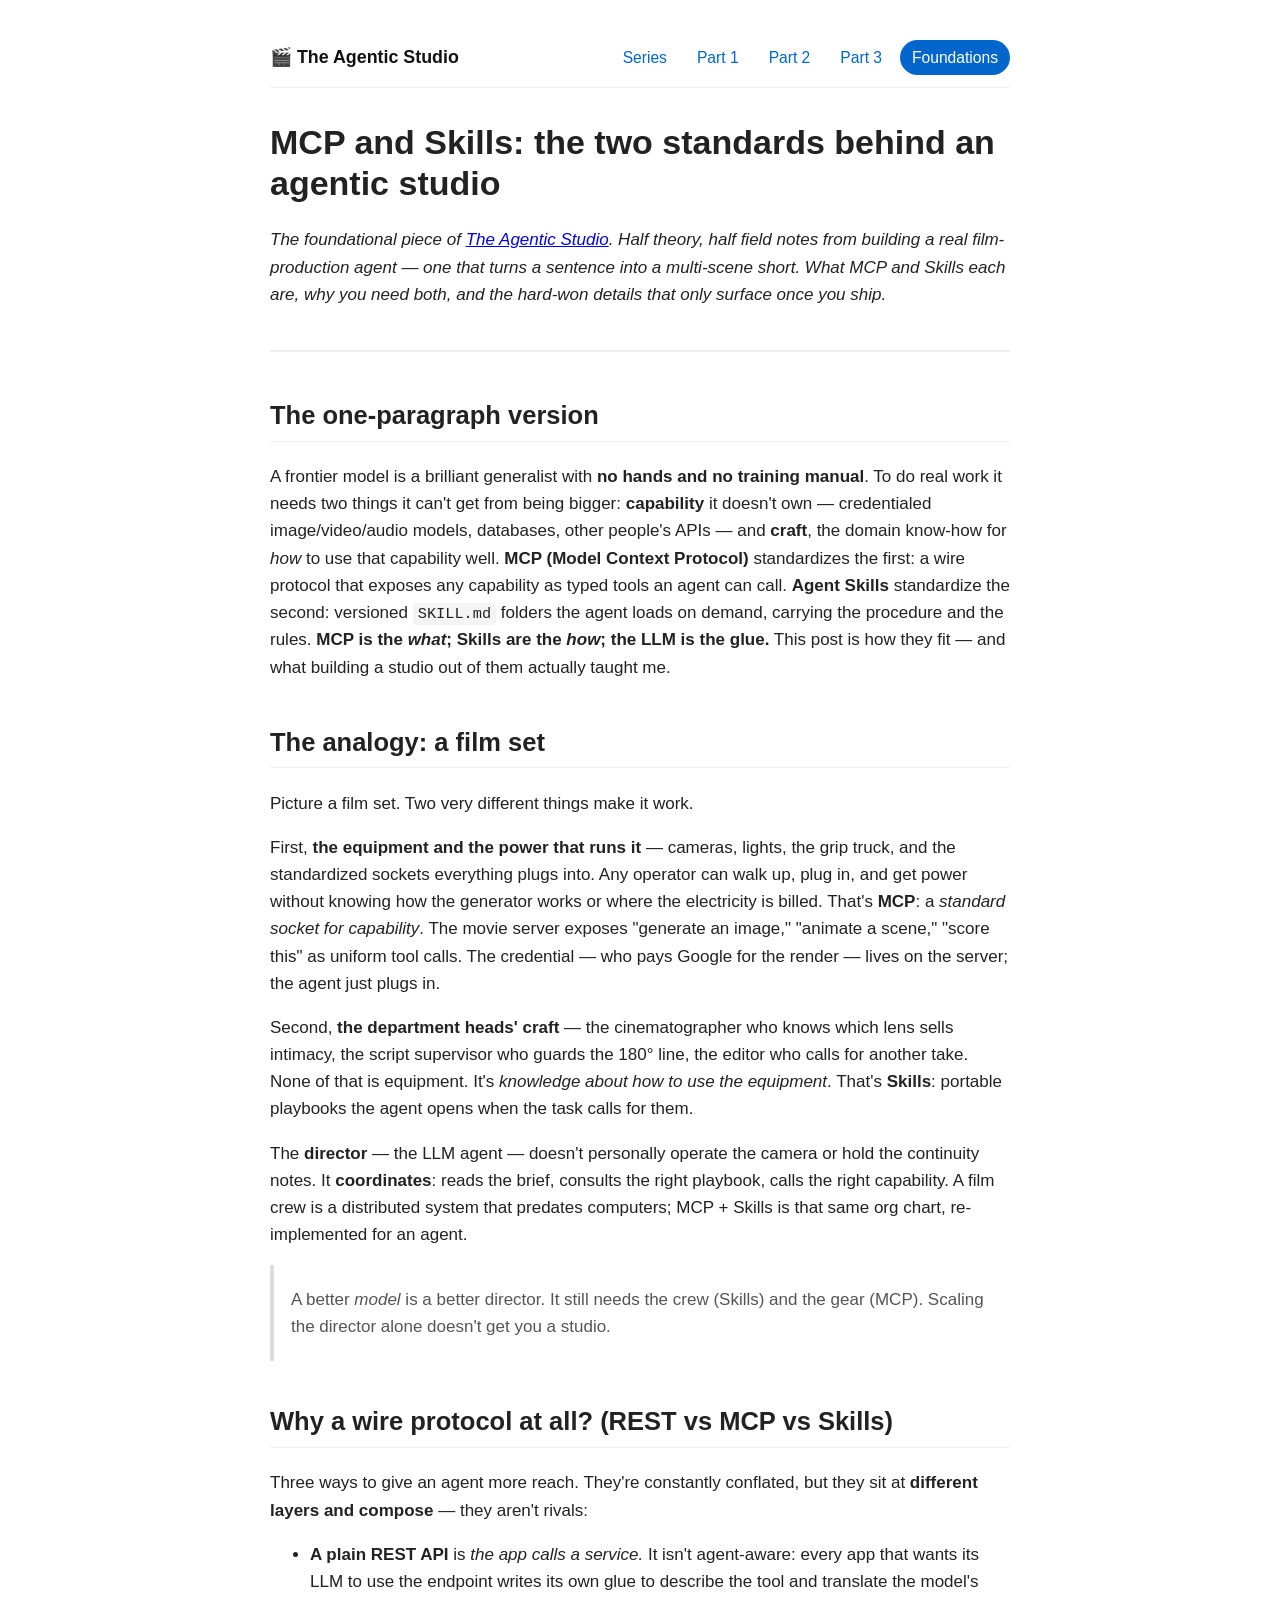
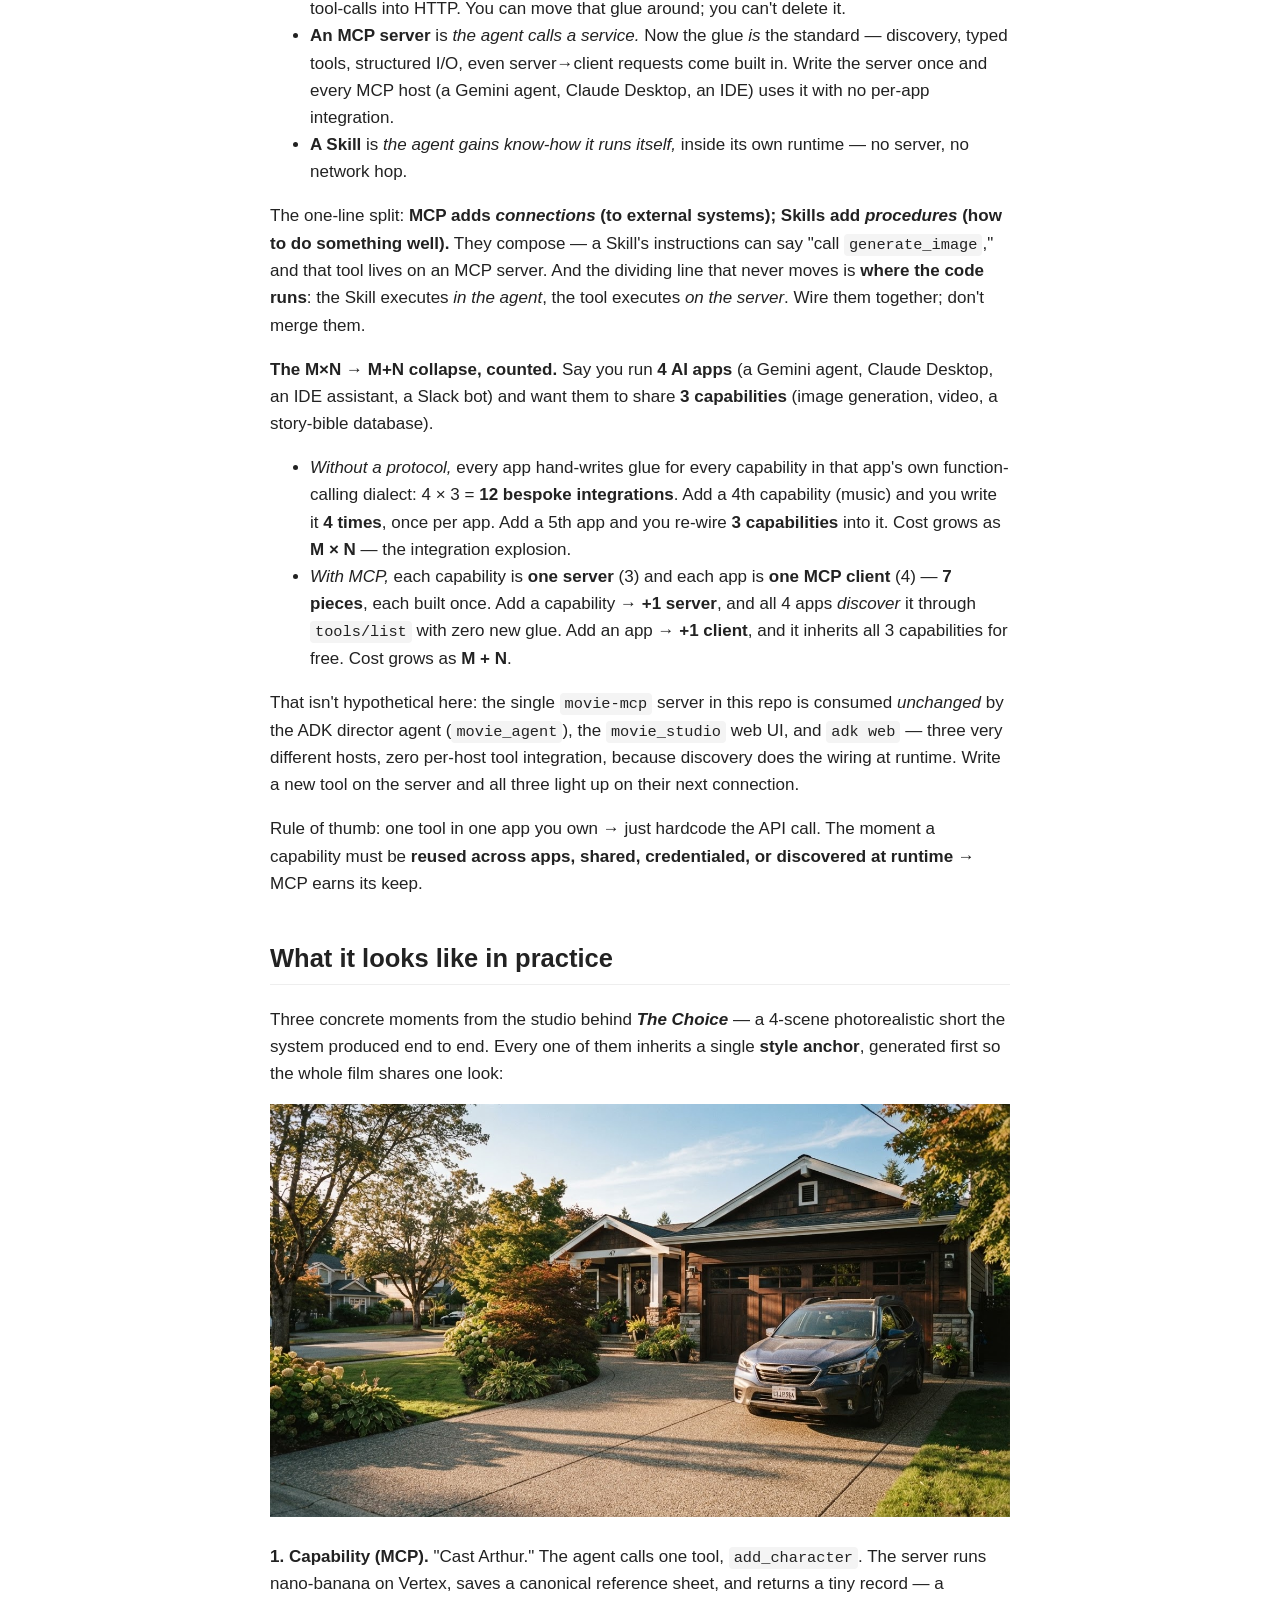
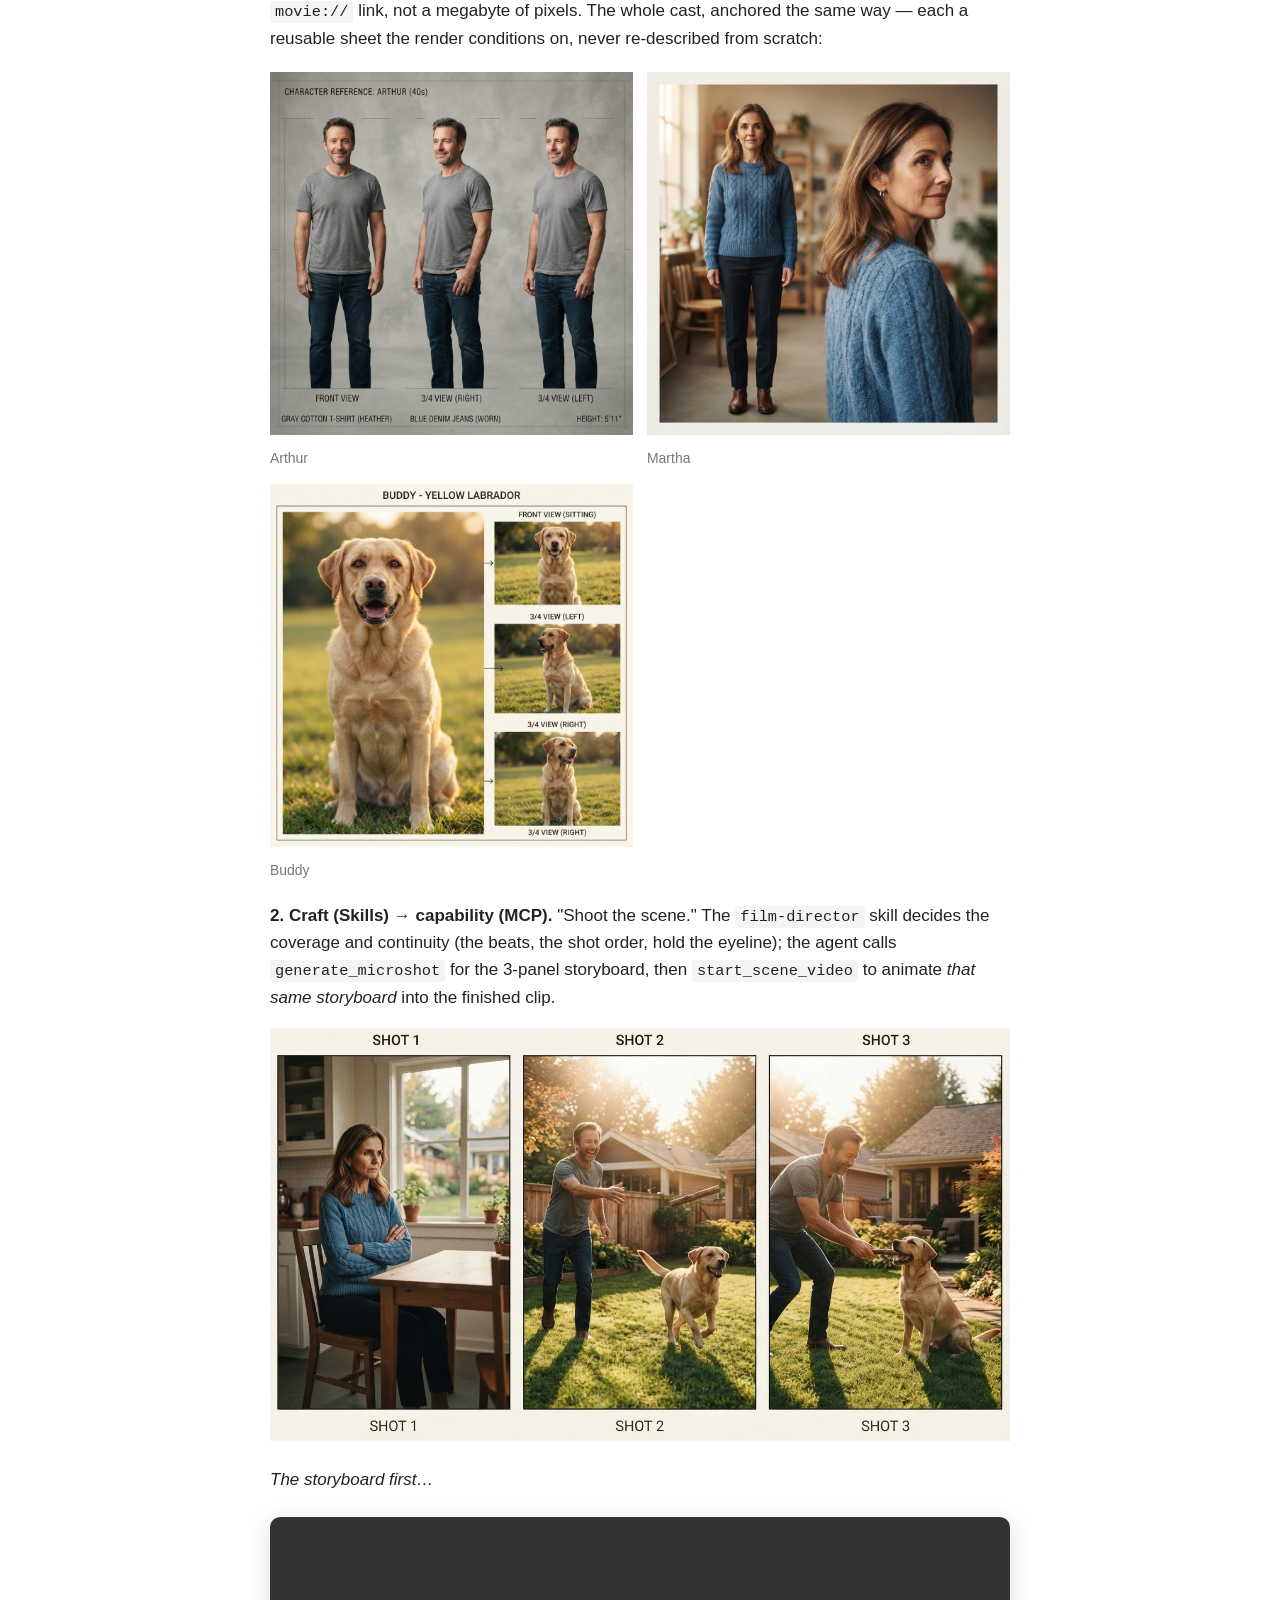
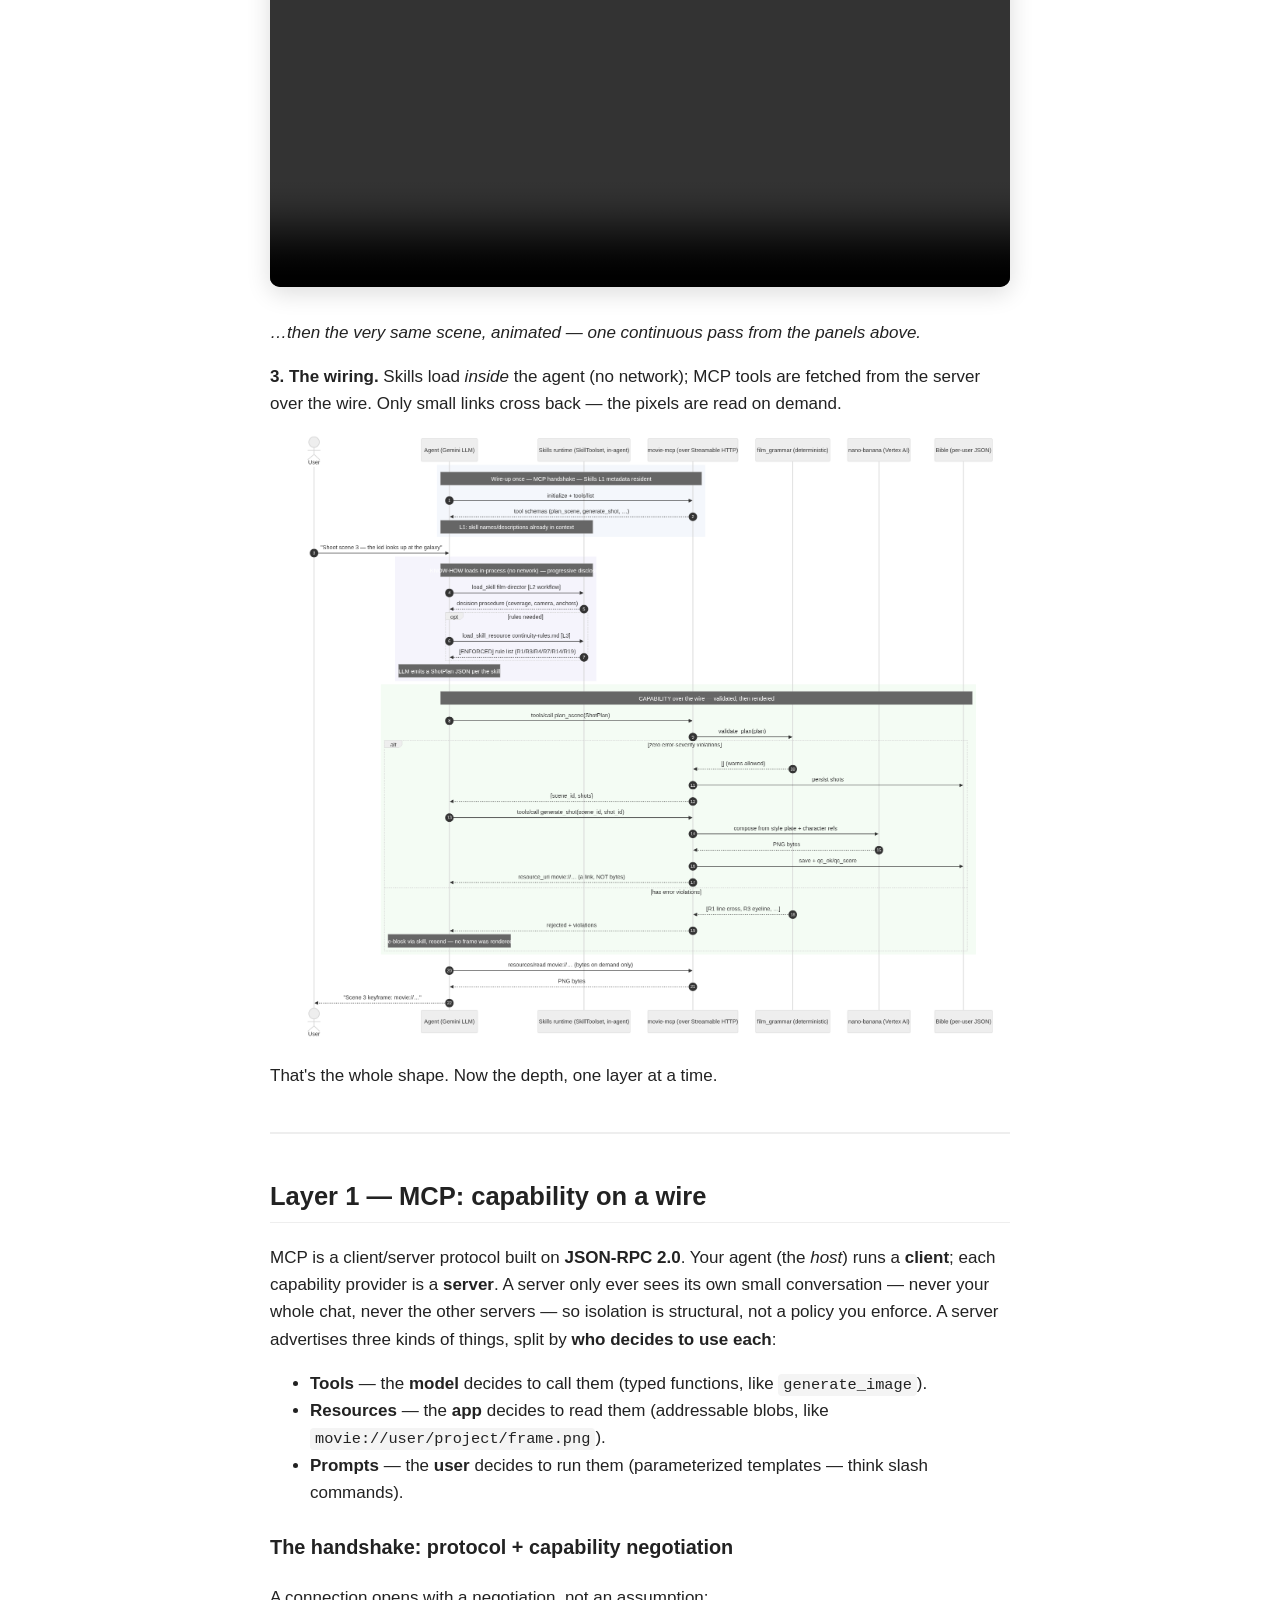
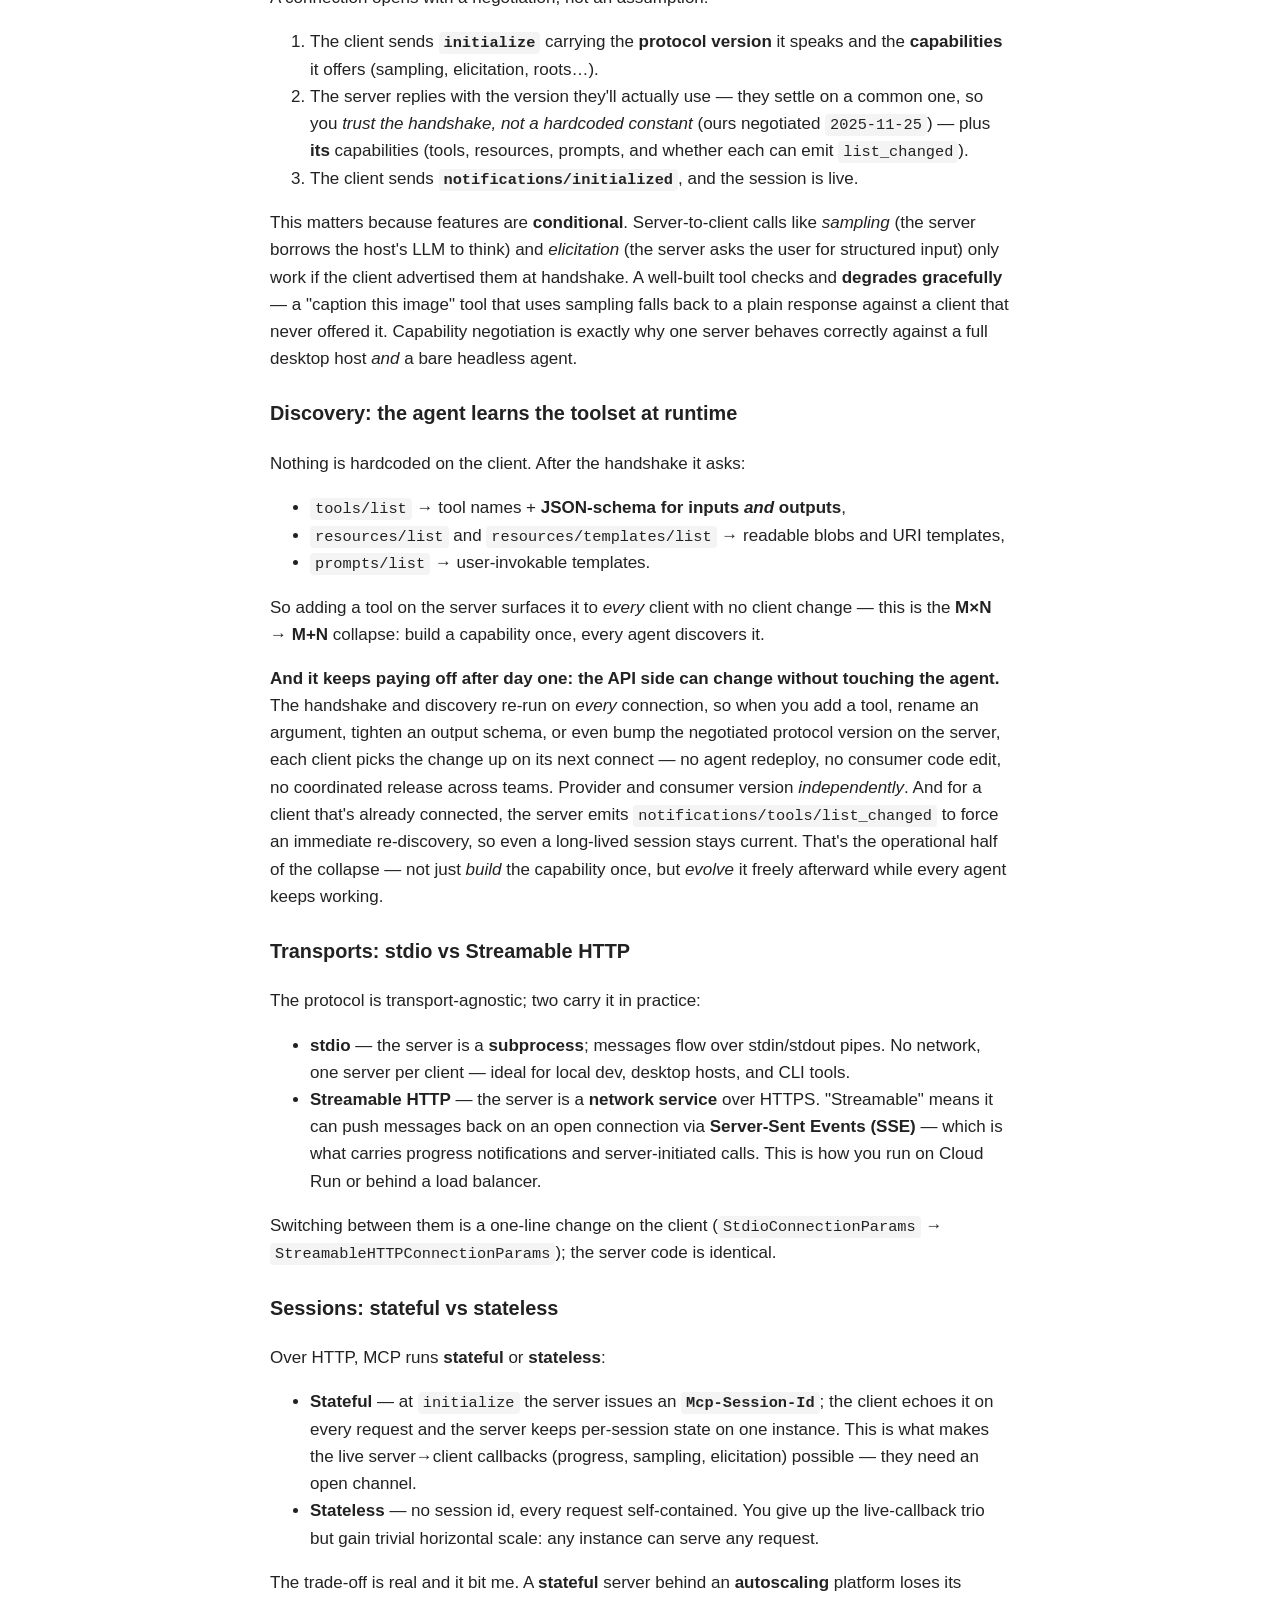
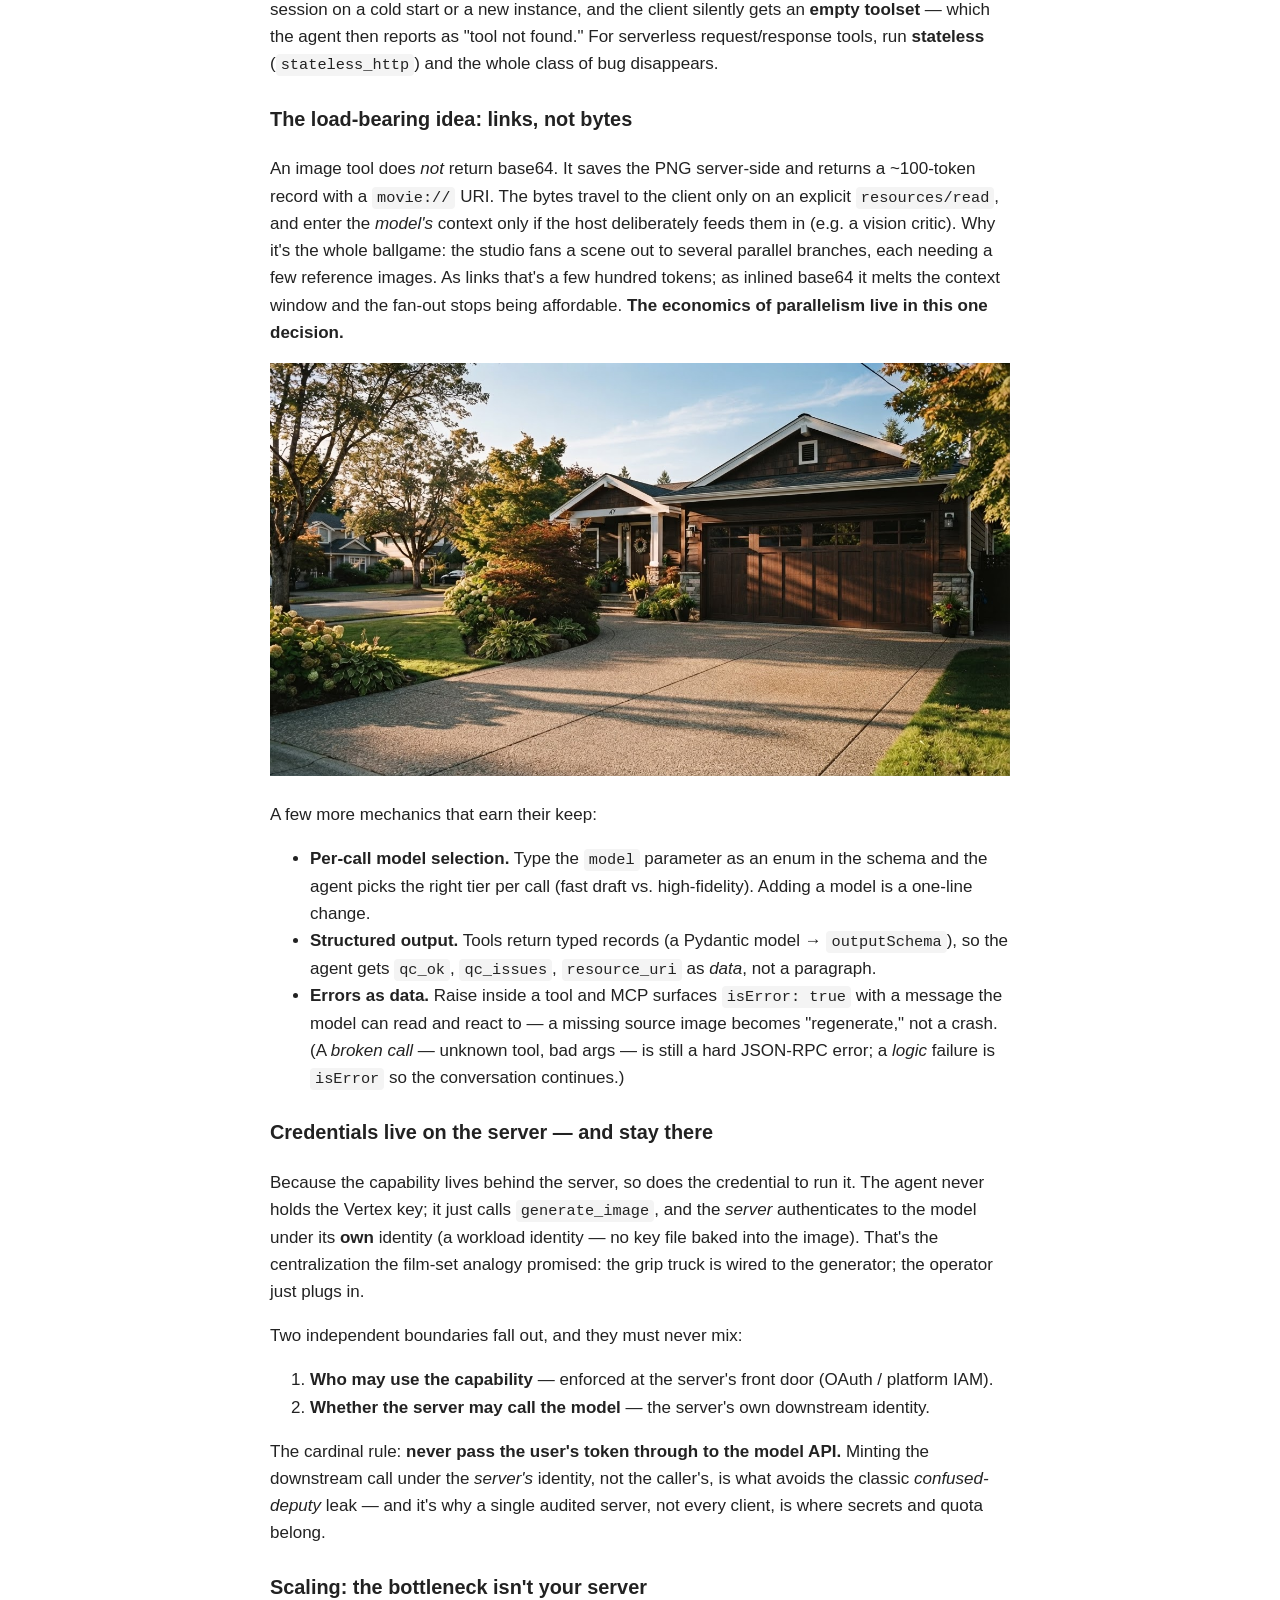
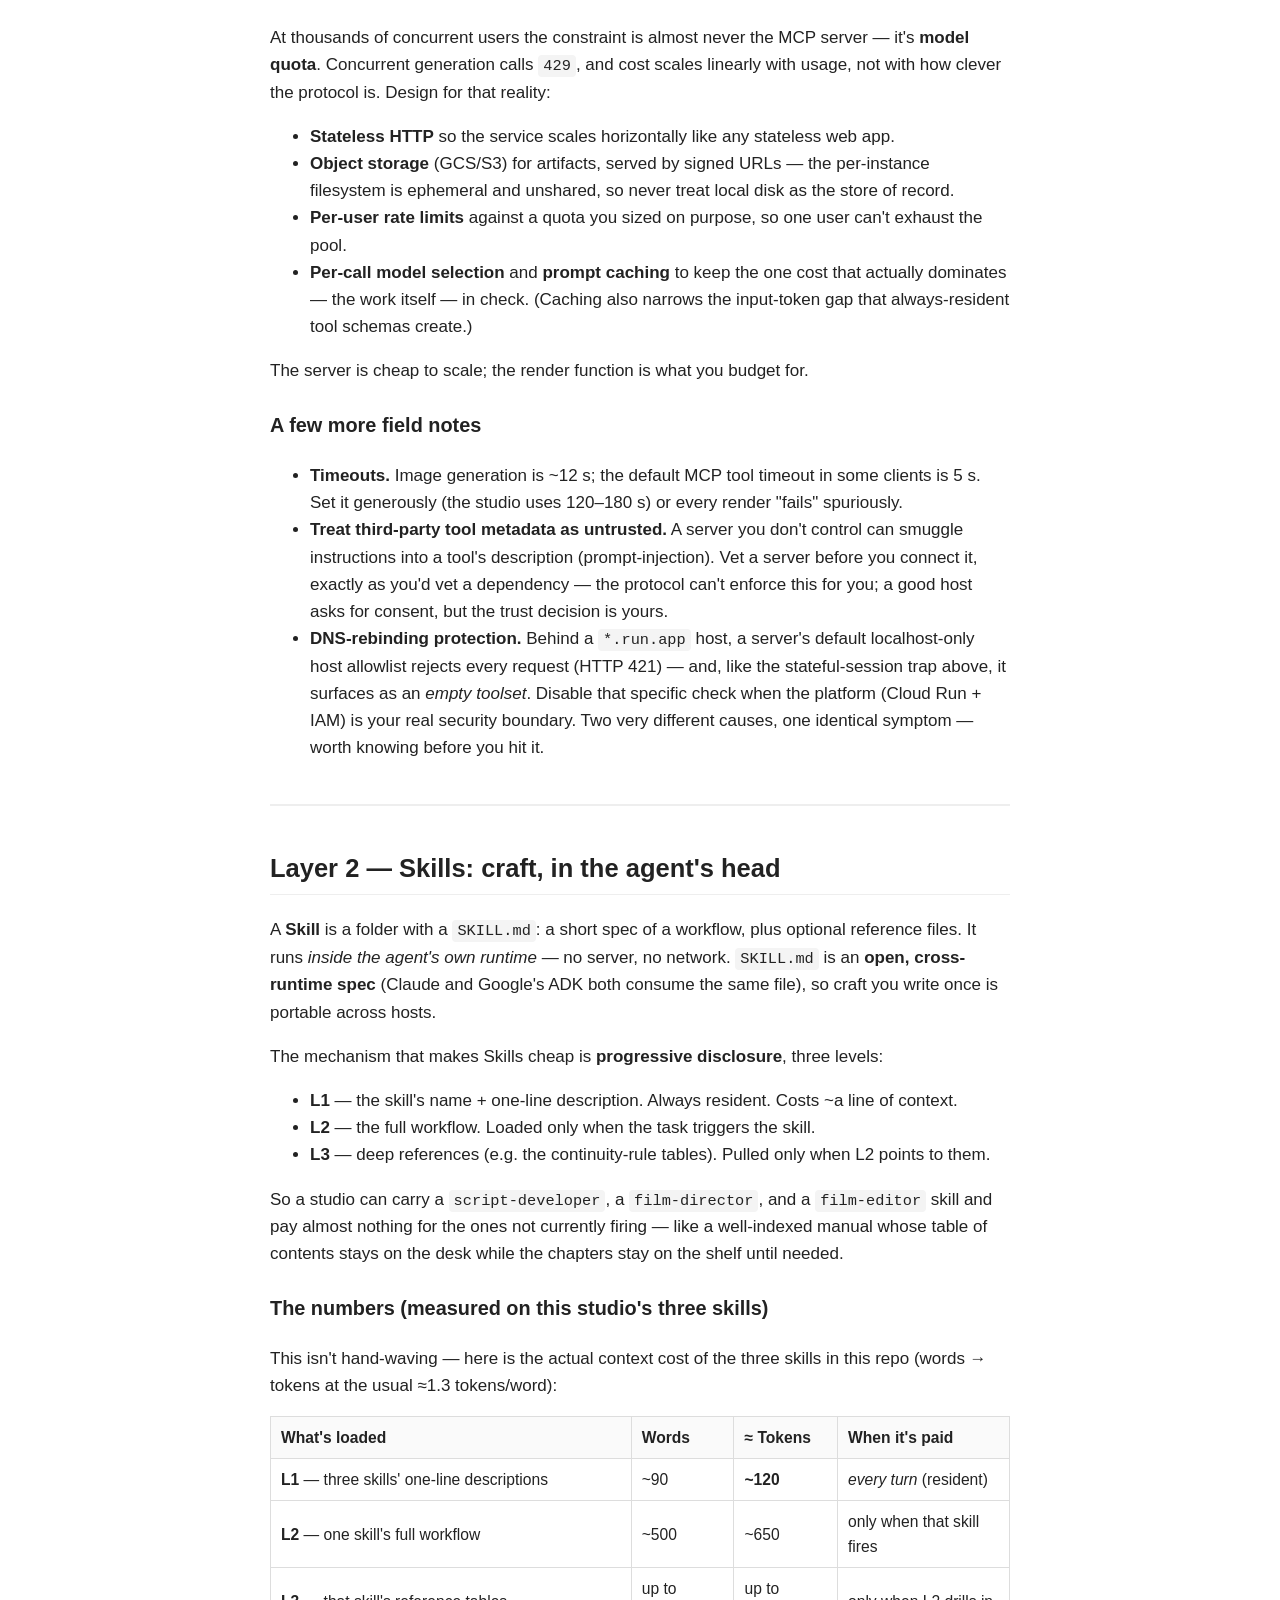
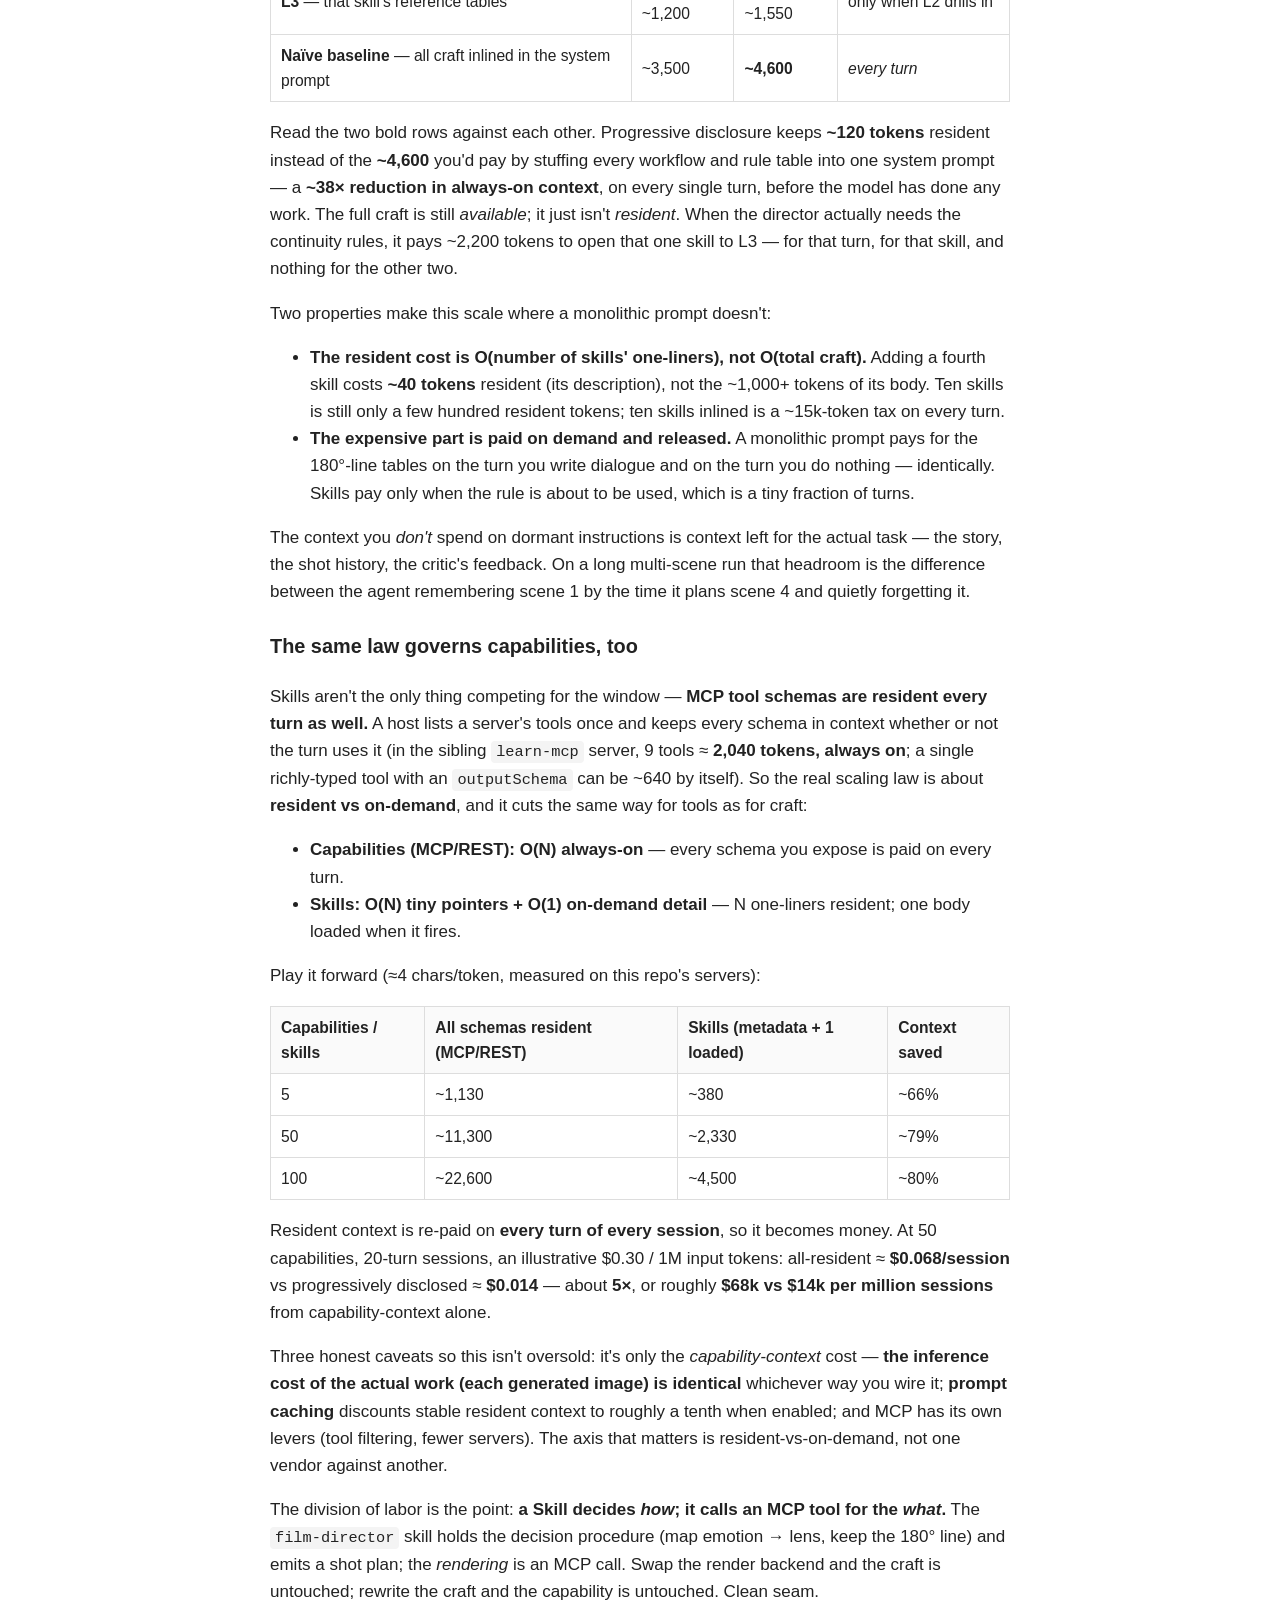
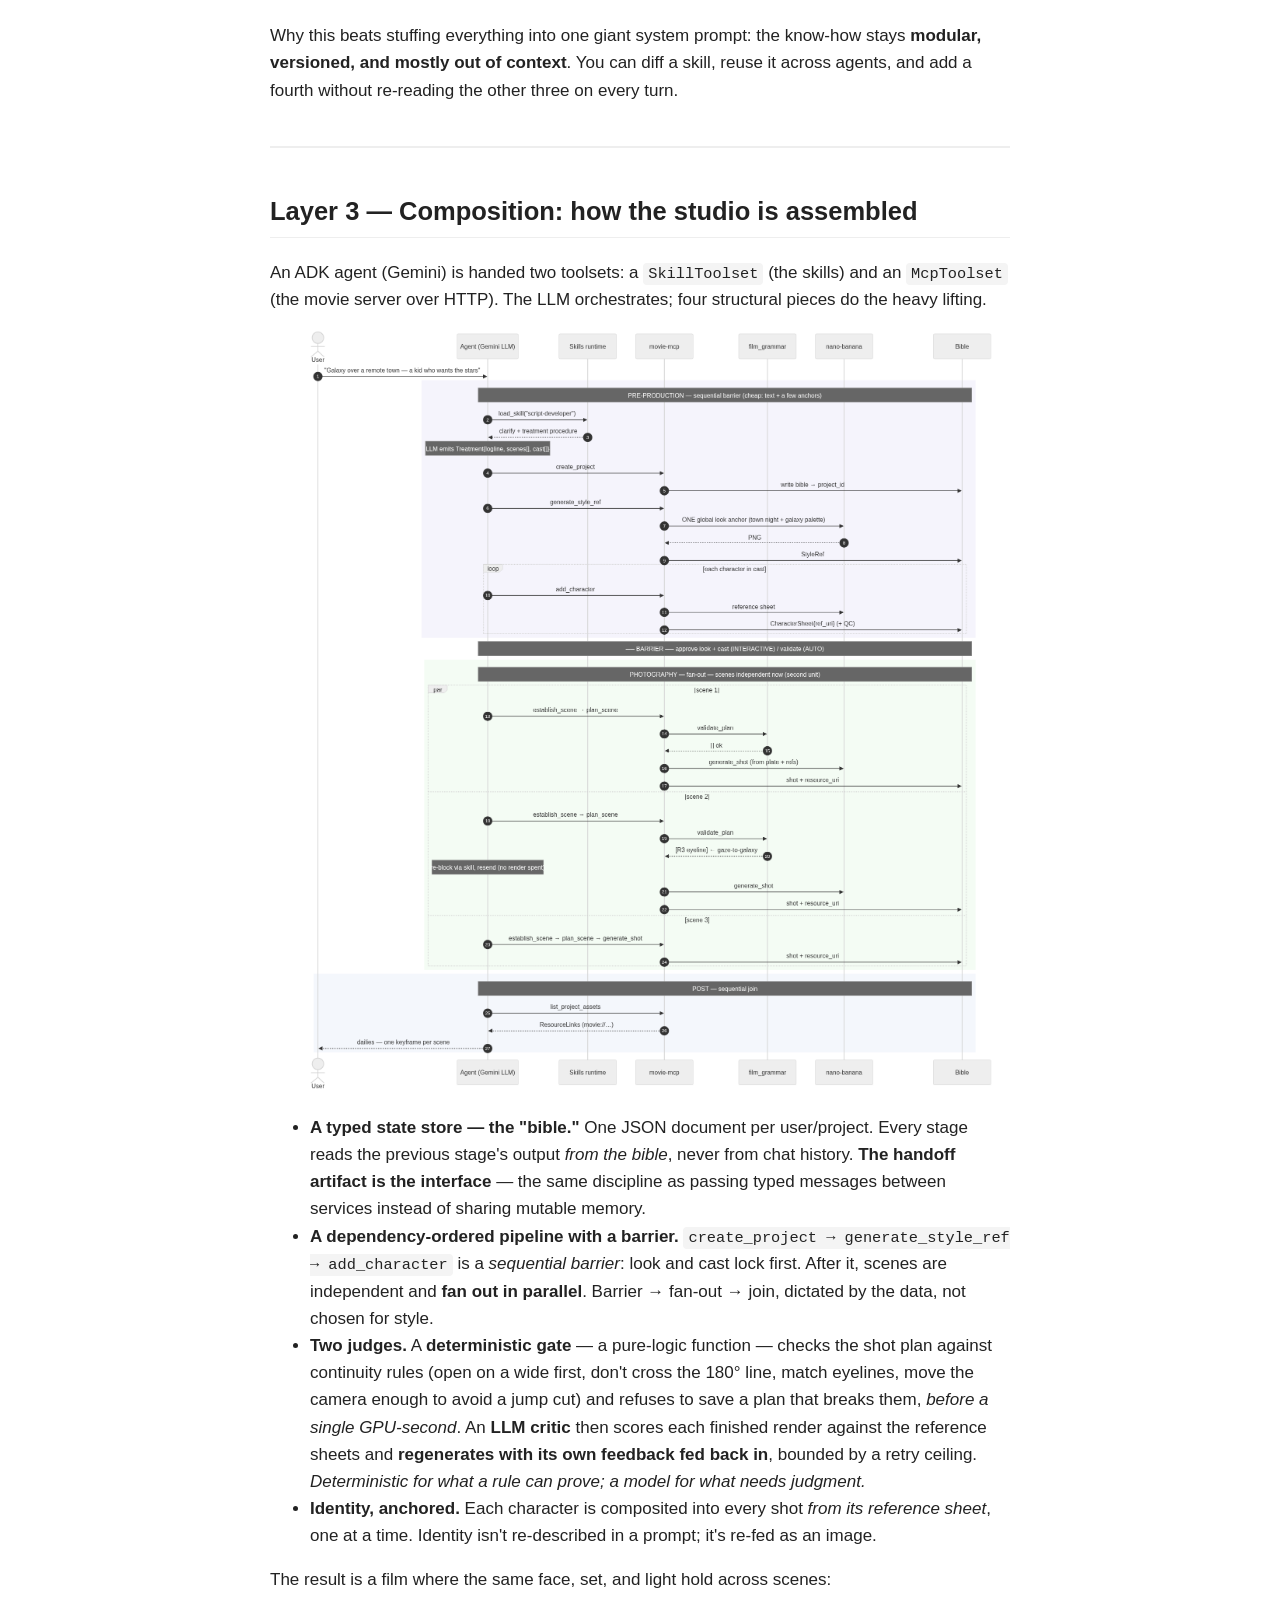
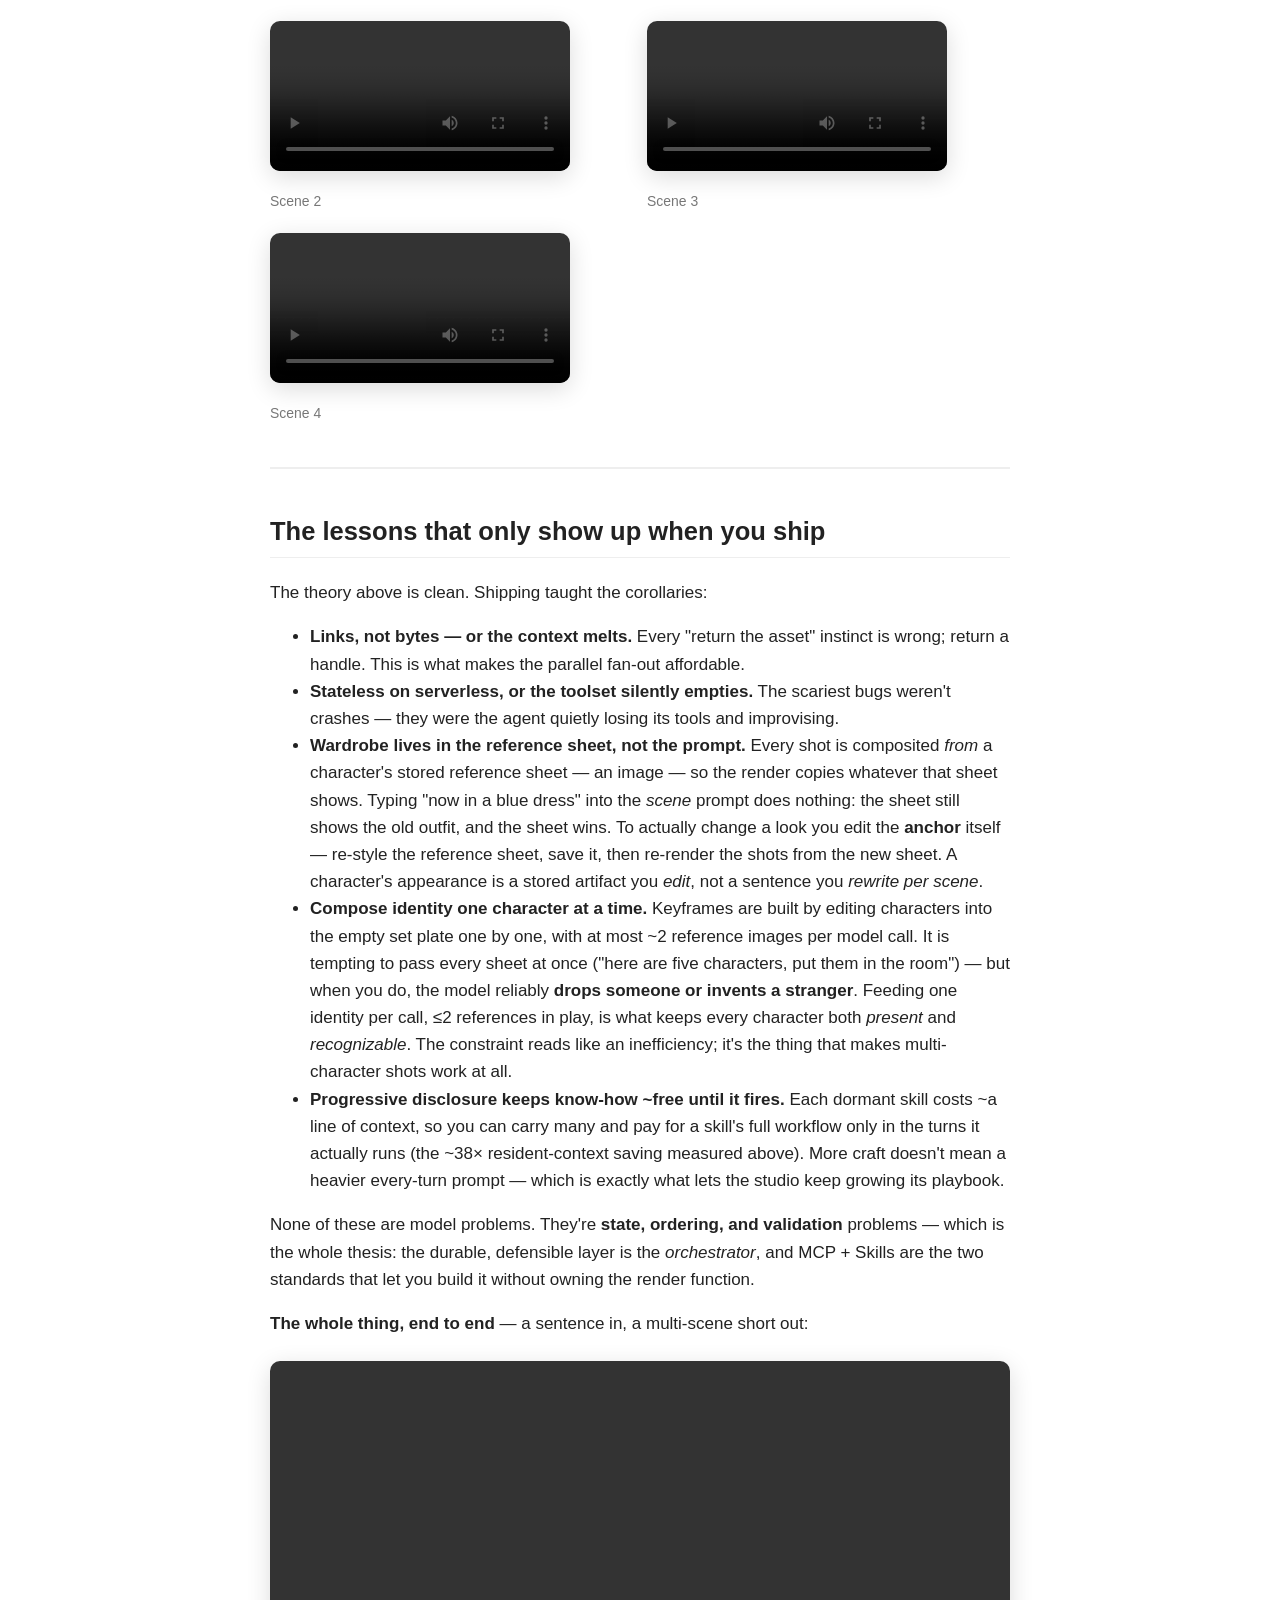
<file: docs/index.html>
<!doctype html><meta charset=utf-8>
<title>MCP and Skills — The Agentic Studio</title><style>
body{max-width:740px;margin:40px auto;font:17px/1.6 -apple-system,Segoe UI,Roboto,Helvetica,Arial;color:#222;padding:0 16px}
h1{font-size:2em;line-height:1.2} h2{margin-top:1.6em;border-bottom:1px solid #eee;padding-bottom:.2em}
h3{margin-top:1.3em} hr{border:none;border-top:2px solid #eee;margin:2.5em 0}
code{background:#f4f4f4;padding:2px 5px;border-radius:4px;font-size:.9em}
pre{background:#f6f8fa;padding:14px;border-radius:8px;overflow:auto} pre code{background:none;padding:0}
pre.mermaid{background:#fff;text-align:center}
table{border-collapse:collapse;width:100%;margin:1em 0} th,td{border:1px solid #ddd;padding:8px 10px;text-align:left;font-size:.92em}
th{background:#fafafa} blockquote{border-left:4px solid #ddd;margin:1em 0;padding:.2em 1em;color:#555} img{max-width:100%}
video{max-width:100%;border-radius:10px;box-shadow:0 6px 24px rgba(0,0,0,.14);margin:.4em 0}
.gallery{display:grid;grid-template-columns:repeat(auto-fit,minmax(240px,1fr));gap:14px;margin:1.2em 0}
.gallery figure{margin:0} .gallery figcaption{font-size:.82em;color:#777;margin-top:4px}
.site-nav{display:flex;flex-wrap:wrap;align-items:center;gap:8px 12px;margin:0 0 2em;padding-bottom:12px;border-bottom:1px solid #eee}
.site-nav .brand{font-weight:700;color:#111;text-decoration:none;font-size:1.05em;margin-right:auto}
.navlinks{display:flex;flex-wrap:wrap;gap:6px}
.nav-item{text-decoration:none;color:#06c;padding:5px 12px;border-radius:999px;font-size:.92em;white-space:nowrap;transition:background .12s}
.nav-item:hover{background:#eef5ff}
.nav-item.active{background:#06c;color:#fff;pointer-events:none}</style>
<meta property="og:type" content="article"><meta property="og:site_name" content="The Agentic Studio"><meta property="og:title" content="MCP and Skills — The Agentic Studio"><meta property="og:description" content="MCP and Skills — the two standards behind an agentic studio. What each is, why you need both, and the context economics that only show up when you ship."><meta property="og:image" content="https://gauravz7.github.io/movie-studio-agent/media/seq-callpath.png"><meta property="og:url" content="https://gauravz7.github.io/movie-studio-agent/index.html"><meta name="twitter:card" content="summary_large_image"><meta name="twitter:title" content="MCP and Skills — The Agentic Studio"><meta name="twitter:description" content="MCP and Skills — the two standards behind an agentic studio. What each is, why you need both, and the context economics that only show up when you ship."><meta name="twitter:image" content="https://gauravz7.github.io/movie-studio-agent/media/seq-callpath.png"><meta name="description" content="MCP and Skills — the two standards behind an agentic studio. What each is, why you need both, and the context economics that only show up when you ship.">
<header class="site-nav"><a class="brand" href="agentic-studio-series.html">🎬 The Agentic Studio</a><nav class="navlinks"><a class="nav-item" href="agentic-studio-series.html" title="Overview">Series</a><a class="nav-item" href="part-1-thesis.html" title="Thesis">Part 1</a><a class="nav-item" href="pre-production-barrier.html" title="Architecture">Part 2</a><a class="nav-item" href="part-3-moat.html" title="Moat">Part 3</a><a class="nav-item active" href="#" title="MCP & Skills">Foundations</a></nav></header>
<h1>MCP and Skills: the two standards behind an agentic studio</h1>
<p><em>The foundational piece of </em><em><a href="agentic-studio-series.html">The Agentic Studio</a></em><em>. Half theory, half
field notes from building a real film-production agent — one that turns a sentence into a multi-scene
short. What MCP and Skills each are, why you need </em><em>both</em><em>, and the hard-won details that only surface
once you ship.</em></p>
<hr />
<h2>The one-paragraph version</h2>
<p>A frontier model is a brilliant generalist with <strong>no hands and no training manual</strong>. To do real work
it needs two things it can't get from being bigger: <strong>capability</strong> it doesn't own — credentialed
image/video/audio models, databases, other people's APIs — and <strong>craft</strong>, the domain know-how for
<em>how</em> to use that capability well. <strong>MCP (Model Context Protocol)</strong> standardizes the first: a wire
protocol that exposes any capability as typed tools an agent can call. <strong>Agent Skills</strong> standardize
the second: versioned <code>SKILL.md</code> folders the agent loads on demand, carrying the procedure and the
rules. <strong>MCP is the <em>what</em>; Skills are the <em>how</em>; the LLM is the glue.</strong> This post is how they fit —
and what building a studio out of them actually taught me.</p>
<h2>The analogy: a film set</h2>
<p>Picture a film set. Two very different things make it work.</p>
<p>First, <strong>the equipment and the power that runs it</strong> — cameras, lights, the grip truck, and the
standardized sockets everything plugs into. Any operator can walk up, plug in, and get power without
knowing how the generator works or where the electricity is billed. That's <strong>MCP</strong>: a <em>standard
socket for capability</em>. The movie server exposes "generate an image," "animate a scene," "score this"
as uniform tool calls. The credential — who pays Google for the render — lives on the server; the
agent just plugs in.</p>
<p>Second, <strong>the department heads' craft</strong> — the cinematographer who knows which lens sells intimacy,
the script supervisor who guards the 180° line, the editor who calls for another take. None of that is
equipment. It's <em>knowledge about how to use the equipment</em>. That's <strong>Skills</strong>: portable playbooks the
agent opens when the task calls for them.</p>
<p>The <strong>director</strong> — the LLM agent — doesn't personally operate the camera or hold the continuity
notes. It <strong>coordinates</strong>: reads the brief, consults the right playbook, calls the right capability. A
film crew is a distributed system that predates computers; MCP + Skills is that same org chart,
re-implemented for an agent.</p>
<blockquote>
<p>A better <em>model</em> is a better director. It still needs the crew (Skills) and the gear (MCP). Scaling
the director alone doesn't get you a studio.</p>
</blockquote>
<h2>Why a wire protocol at all? (REST vs MCP vs Skills)</h2>
<p>Three ways to give an agent more reach. They're constantly conflated, but they sit at <strong>different
layers and compose</strong> — they aren't rivals:</p>
<ul>
<li><strong>A plain REST API</strong> is <em>the app calls a service.</em> It isn't agent-aware: every app that wants its
  LLM to use the endpoint writes its own glue to describe the tool and translate the model's
  tool-calls into HTTP. You can move that glue around; you can't delete it.</li>
<li><strong>An MCP server</strong> is <em>the agent calls a service.</em> Now the glue <em>is</em> the standard — discovery, typed
  tools, structured I/O, even server→client requests come built in. Write the server once and every
  MCP host (a Gemini agent, Claude Desktop, an IDE) uses it with no per-app integration.</li>
<li><strong>A Skill</strong> is <em>the agent gains know-how it runs itself,</em> inside its own runtime — no server, no
  network hop.</li>
</ul>
<p>The one-line split: <strong>MCP adds <em>connections</em> (to external systems); Skills add <em>procedures</em> (how to
do something well).</strong> They compose — a Skill's instructions can say "call <code>generate_image</code>," and that
tool lives on an MCP server. And the dividing line that never moves is <strong>where the code runs</strong>: the
Skill executes <em>in the agent</em>, the tool executes <em>on the server</em>. Wire them together; don't merge them.</p>
<p><strong>The M×N → M+N collapse, counted.</strong> Say you run <strong>4 AI apps</strong> (a Gemini agent, Claude Desktop, an
IDE assistant, a Slack bot) and want them to share <strong>3 capabilities</strong> (image generation, video, a
story-bible database).</p>
<ul>
<li><em>Without a protocol,</em> every app hand-writes glue for every capability in that app's own
  function-calling dialect: 4 × 3 = <strong>12 bespoke integrations</strong>. Add a 4th capability (music) and you
  write it <strong>4 times</strong>, once per app. Add a 5th app and you re-wire <strong>3 capabilities</strong> into it. Cost
  grows as <strong>M × N</strong> — the integration explosion.</li>
<li><em>With MCP,</em> each capability is <strong>one server</strong> (3) and each app is <strong>one MCP client</strong> (4) — <strong>7
  pieces</strong>, each built once. Add a capability → <strong>+1 server</strong>, and all 4 apps <em>discover</em> it through
  <code>tools/list</code> with zero new glue. Add an app → <strong>+1 client</strong>, and it inherits all 3 capabilities for
  free. Cost grows as <strong>M + N</strong>.</li>
</ul>
<p>That isn't hypothetical here: the single <code>movie-mcp</code> server in this repo is consumed <em>unchanged</em> by
the ADK director agent (<code>movie_agent</code>), the <code>movie_studio</code> web UI, and <code>adk web</code> — three very
different hosts, zero per-host tool integration, because discovery does the wiring at runtime. Write a
new tool on the server and all three light up on their next connection.</p>
<p>Rule of thumb: one tool in one app you own → just hardcode the API call. The moment a capability must
be <strong>reused across apps, shared, credentialed, or discovered at runtime</strong> → MCP earns its keep.</p>
<h2>What it looks like in practice</h2>
<p>Three concrete moments from the studio behind <strong><em>The Choice</em></strong> — a 4-scene photorealistic short the
system produced end to end. Every one of them inherits a single <strong>style anchor</strong>, generated first so
the whole film shares one look:</p>
<p><img alt="The global style anchor every shot inherits — one palette, one grade, one grain" src="media/choice-style.jpg" /></p>
<p><strong>1. Capability (MCP).</strong> "Cast Arthur." The agent calls one tool, <code>add_character</code>. The server runs
nano-banana on Vertex, saves a canonical reference sheet, and returns a tiny record — a <code>movie://</code>
link, not a megabyte of pixels. The whole cast, anchored the same way — each a reusable sheet the
render conditions on, never re-described from scratch:</p>
<div class="gallery">
<figure><img src="media/choice-arthur.png" alt="Arthur reference sheet"><figcaption>Arthur</figcaption></figure>
<figure><img src="media/choice-martha.png" alt="Martha reference sheet"><figcaption>Martha</figcaption></figure>
<figure><img src="media/choice-buddy.png" alt="Buddy reference sheet"><figcaption>Buddy</figcaption></figure>
</div>

<p><strong>2. Craft (Skills) → capability (MCP).</strong> "Shoot the scene." The <code>film-director</code> skill decides the
coverage and continuity (the beats, the shot order, hold the eyeline); the agent calls
<code>generate_microshot</code> for the 3-panel storyboard, then <code>start_scene_video</code> to animate <em>that same
storyboard</em> into the finished clip.</p>
<p><img alt="A 3-panel micro-shot storyboard — SHOT 1 / 2 / 3 of one scene, same cast and set across all three" src="media/choice-storyboard-s4.png" /></p>
<p><em>The storyboard first…</em></p>
<video controls preload="metadata" src="media/choice-scene-4.mp4" style="width:100%"></video>

<p><em>…then the very same scene, animated — one continuous pass from the panels above.</em></p>
<p><strong>3. The wiring.</strong> Skills load <em>inside</em> the agent (no network); MCP tools are fetched from the server
over the wire. Only small links cross back — the pixels are read on demand.</p>
<p><img alt="The skill + MCP call path" src="media/seq-callpath.png" /></p>
<p>That's the whole shape. Now the depth, one layer at a time.</p>
<hr />
<h2>Layer 1 — MCP: capability on a wire</h2>
<p>MCP is a client/server protocol built on <strong>JSON-RPC 2.0</strong>. Your agent (the <em>host</em>) runs a <strong>client</strong>;
each capability provider is a <strong>server</strong>. A server only ever sees its own small conversation — never
your whole chat, never the other servers — so isolation is structural, not a policy you enforce. A
server advertises three kinds of things, split by <strong>who decides to use each</strong>:</p>
<ul>
<li><strong>Tools</strong> — the <strong>model</strong> decides to call them (typed functions, like <code>generate_image</code>).</li>
<li><strong>Resources</strong> — the <strong>app</strong> decides to read them (addressable blobs, like <code>movie://user/project/frame.png</code>).</li>
<li><strong>Prompts</strong> — the <strong>user</strong> decides to run them (parameterized templates — think slash commands).</li>
</ul>
<h3>The handshake: protocol + capability negotiation</h3>
<p>A connection opens with a negotiation, not an assumption:</p>
<ol>
<li>The client sends <strong><code>initialize</code></strong> carrying the <strong>protocol version</strong> it speaks and the
   <strong>capabilities</strong> it offers (sampling, elicitation, roots…).</li>
<li>The server replies with the version they'll actually use — they settle on a common one, so you
   <em>trust the handshake, not a hardcoded constant</em> (ours negotiated <code>2025-11-25</code>) — plus <strong>its</strong>
   capabilities (tools, resources, prompts, and whether each can emit <code>list_changed</code>).</li>
<li>The client sends <strong><code>notifications/initialized</code></strong>, and the session is live.</li>
</ol>
<p>This matters because features are <strong>conditional</strong>. Server-to-client calls like <em>sampling</em> (the server
borrows the host's LLM to think) and <em>elicitation</em> (the server asks the user for structured input)
only work if the client advertised them at handshake. A well-built tool checks and <strong>degrades
gracefully</strong> — a "caption this image" tool that uses sampling falls back to a plain response against a
client that never offered it. Capability negotiation is exactly why one server behaves correctly
against a full desktop host <em>and</em> a bare headless agent.</p>
<h3>Discovery: the agent learns the toolset at runtime</h3>
<p>Nothing is hardcoded on the client. After the handshake it asks:</p>
<ul>
<li><code>tools/list</code> → tool names + <strong>JSON-schema for inputs <em>and</em> outputs</strong>,</li>
<li><code>resources/list</code> and <code>resources/templates/list</code> → readable blobs and URI templates,</li>
<li><code>prompts/list</code> → user-invokable templates.</li>
</ul>
<p>So adding a tool on the server surfaces it to <em>every</em> client with no client change — this is the
<strong>M×N → M+N</strong> collapse: build a capability once, every agent discovers it.</p>
<p><strong>And it keeps paying off after day one: the API side can change without touching the agent.</strong> The
handshake and discovery re-run on <em>every</em> connection, so when you add a tool, rename an argument,
tighten an output schema, or even bump the negotiated protocol version on the server, each client
picks the change up on its next connect — no agent redeploy, no consumer code edit, no coordinated
release across teams. Provider and consumer version <em>independently</em>. And for a client that's already
connected, the server emits <code>notifications/tools/list_changed</code> to force an immediate re-discovery, so
even a long-lived session stays current. That's the operational half of the collapse — not just
<em>build</em> the capability once, but <em>evolve</em> it freely afterward while every agent keeps working.</p>
<h3>Transports: stdio vs Streamable HTTP</h3>
<p>The protocol is transport-agnostic; two carry it in practice:</p>
<ul>
<li><strong>stdio</strong> — the server is a <strong>subprocess</strong>; messages flow over stdin/stdout pipes. No network, one
  server per client — ideal for local dev, desktop hosts, and CLI tools.</li>
<li><strong>Streamable HTTP</strong> — the server is a <strong>network service</strong> over HTTPS. "Streamable" means it can push
  messages back on an open connection via <strong>Server-Sent Events (SSE)</strong> — which is what carries
  progress notifications and server-initiated calls. This is how you run on Cloud Run or behind a load
  balancer.</li>
</ul>
<p>Switching between them is a one-line change on the client (<code>StdioConnectionParams</code> →
<code>StreamableHTTPConnectionParams</code>); the server code is identical.</p>
<h3>Sessions: stateful vs stateless</h3>
<p>Over HTTP, MCP runs <strong>stateful</strong> or <strong>stateless</strong>:</p>
<ul>
<li><strong>Stateful</strong> — at <code>initialize</code> the server issues an <strong><code>Mcp-Session-Id</code></strong>; the client echoes it on
  every request and the server keeps per-session state on one instance. This is what makes the live
  server→client callbacks (progress, sampling, elicitation) possible — they need an open channel.</li>
<li><strong>Stateless</strong> — no session id, every request self-contained. You give up the live-callback trio but
  gain trivial horizontal scale: any instance can serve any request.</li>
</ul>
<p>The trade-off is real and it bit me. A <strong>stateful</strong> server behind an <strong>autoscaling</strong> platform loses
its session on a cold start or a new instance, and the client silently gets an <strong>empty toolset</strong> —
which the agent then reports as "tool not found." For serverless request/response tools, run
<strong>stateless</strong> (<code>stateless_http</code>) and the whole class of bug disappears.</p>
<h3>The load-bearing idea: links, not bytes</h3>
<p>An image tool does <em>not</em> return base64. It saves the PNG server-side and returns a ~100-token record
with a <code>movie://</code> URI. The bytes travel to the client only on an explicit <code>resources/read</code>, and enter
the <em>model's</em> context only if the host deliberately feeds them in (e.g. a vision critic). Why it's the
whole ballgame: the studio fans a scene out to several parallel branches, each needing a few reference
images. As links that's a few hundred tokens; as inlined base64 it melts the context window and the
fan-out stops being affordable. <strong>The economics of parallelism live in this one decision.</strong></p>
<p><img alt="A set plate the image tool saved server-side and handed back as a movie:// link — the pixels are fetched only on an explicit resources/read, never dumped into the model's context" src="media/choice-plate-s1.jpg" /></p>
<p>A few more mechanics that earn their keep:</p>
<ul>
<li><strong>Per-call model selection.</strong> Type the <code>model</code> parameter as an enum in the schema and the agent
  picks the right tier per call (fast draft vs. high-fidelity). Adding a model is a one-line change.</li>
<li><strong>Structured output.</strong> Tools return typed records (a Pydantic model → <code>outputSchema</code>), so the agent
  gets <code>qc_ok</code>, <code>qc_issues</code>, <code>resource_uri</code> as <em>data</em>, not a paragraph.</li>
<li><strong>Errors as data.</strong> Raise inside a tool and MCP surfaces <code>isError: true</code> with a message the model
  can read and react to — a missing source image becomes "regenerate," not a crash. (A <em>broken call</em> —
  unknown tool, bad args — is still a hard JSON-RPC error; a <em>logic</em> failure is <code>isError</code> so the
  conversation continues.)</li>
</ul>
<h3>Credentials live on the server — and stay there</h3>
<p>Because the capability lives behind the server, so does the credential to run it. The agent never
holds the Vertex key; it just calls <code>generate_image</code>, and the <em>server</em> authenticates to the model
under its <strong>own</strong> identity (a workload identity — no key file baked into the image). That's the
centralization the film-set analogy promised: the grip truck is wired to the generator; the operator
just plugs in.</p>
<p>Two independent boundaries fall out, and they must never mix:</p>
<ol>
<li><strong>Who may use the capability</strong> — enforced at the server's front door (OAuth / platform IAM).</li>
<li><strong>Whether the server may call the model</strong> — the server's own downstream identity.</li>
</ol>
<p>The cardinal rule: <strong>never pass the user's token through to the model API.</strong> Minting the downstream
call under the <em>server's</em> identity, not the caller's, is what avoids the classic <em>confused-deputy</em>
leak — and it's why a single audited server, not every client, is where secrets and quota belong.</p>
<h3>Scaling: the bottleneck isn't your server</h3>
<p>At thousands of concurrent users the constraint is almost never the MCP server — it's <strong>model quota</strong>.
Concurrent generation calls <code>429</code>, and cost scales linearly with usage, not with how clever the
protocol is. Design for that reality:</p>
<ul>
<li><strong>Stateless HTTP</strong> so the service scales horizontally like any stateless web app.</li>
<li><strong>Object storage</strong> (GCS/S3) for artifacts, served by signed URLs — the per-instance filesystem is
  ephemeral and unshared, so never treat local disk as the store of record.</li>
<li><strong>Per-user rate limits</strong> against a quota you sized on purpose, so one user can't exhaust the pool.</li>
<li><strong>Per-call model selection</strong> and <strong>prompt caching</strong> to keep the one cost that actually dominates —
  the work itself — in check. (Caching also narrows the input-token gap that always-resident tool
  schemas create.)</li>
</ul>
<p>The server is cheap to scale; the render function is what you budget for.</p>
<h3>A few more field notes</h3>
<ul>
<li><strong>Timeouts.</strong> Image generation is ~12 s; the default MCP tool timeout in some clients is 5 s. Set it
  generously (the studio uses 120–180 s) or every render "fails" spuriously.</li>
<li><strong>Treat third-party tool metadata as untrusted.</strong> A server you don't control can smuggle
  instructions into a tool's description (prompt-injection). Vet a server before you connect it,
  exactly as you'd vet a dependency — the protocol can't enforce this for you; a good host asks for
  consent, but the trust decision is yours.</li>
<li><strong>DNS-rebinding protection.</strong> Behind a <code>*.run.app</code> host, a server's default localhost-only host
  allowlist rejects every request (HTTP 421) — and, like the stateful-session trap above, it surfaces
  as an <em>empty toolset</em>. Disable that specific check when the platform (Cloud Run + IAM) is your real
  security boundary. Two very different causes, one identical symptom — worth knowing before you hit
  it.</li>
</ul>
<hr />
<h2>Layer 2 — Skills: craft, in the agent's head</h2>
<p>A <strong>Skill</strong> is a folder with a <code>SKILL.md</code>: a short spec of a workflow, plus optional reference files.
It runs <em>inside the agent's own runtime</em> — no server, no network. <code>SKILL.md</code> is an <strong>open,
cross-runtime spec</strong> (Claude and Google's ADK both consume the same file), so craft you write once is
portable across hosts.</p>
<p>The mechanism that makes Skills cheap is <strong>progressive disclosure</strong>, three levels:</p>
<ul>
<li><strong>L1</strong> — the skill's name + one-line description. Always resident. Costs ~a line of context.</li>
<li><strong>L2</strong> — the full workflow. Loaded only when the task triggers the skill.</li>
<li><strong>L3</strong> — deep references (e.g. the continuity-rule tables). Pulled only when L2 points to them.</li>
</ul>
<p>So a studio can carry a <code>script-developer</code>, a <code>film-director</code>, and a <code>film-editor</code> skill and pay
almost nothing for the ones not currently firing — like a well-indexed manual whose table of contents
stays on the desk while the chapters stay on the shelf until needed.</p>
<h3>The numbers (measured on this studio's three skills)</h3>
<p>This isn't hand-waving — here is the actual context cost of the three skills in this repo (words → tokens
at the usual ≈1.3 tokens/word):</p>
<table>
<thead>
<tr>
<th>What's loaded</th>
<th>Words</th>
<th>≈ Tokens</th>
<th>When it's paid</th>
</tr>
</thead>
<tbody>
<tr>
<td><strong>L1</strong> — three skills' one-line descriptions</td>
<td>~90</td>
<td><strong>~120</strong></td>
<td><em>every turn</em> (resident)</td>
</tr>
<tr>
<td><strong>L2</strong> — one skill's full workflow</td>
<td>~500</td>
<td>~650</td>
<td>only when that skill fires</td>
</tr>
<tr>
<td><strong>L3</strong> — that skill's reference tables</td>
<td>up to ~1,200</td>
<td>up to ~1,550</td>
<td>only when L2 drills in</td>
</tr>
<tr>
<td><strong>Naïve baseline</strong> — all craft inlined in the system prompt</td>
<td>~3,500</td>
<td><strong>~4,600</strong></td>
<td><em>every turn</em></td>
</tr>
</tbody>
</table>
<p>Read the two bold rows against each other. Progressive disclosure keeps <strong>~120 tokens</strong> resident
instead of the <strong>~4,600</strong> you'd pay by stuffing every workflow and rule table into one system prompt —
a <strong>~38× reduction in always-on context</strong>, on every single turn, before the model has done any work.
The full craft is still <em>available</em>; it just isn't <em>resident</em>. When the director actually needs the
continuity rules, it pays ~2,200 tokens to open that one skill to L3 — for that turn, for that skill,
and nothing for the other two.</p>
<p>Two properties make this scale where a monolithic prompt doesn't:</p>
<ul>
<li><strong>The resident cost is O(number of skills' one-liners), not O(total craft).</strong> Adding a fourth skill
  costs <strong>~40 tokens</strong> resident (its description), not the ~1,000+ tokens of its body. Ten skills is
  still only a few hundred resident tokens; ten skills inlined is a ~15k-token tax on every turn.</li>
<li><strong>The expensive part is paid on demand and released.</strong> A monolithic prompt pays for the 180°-line
  tables on the turn you write dialogue and on the turn you do nothing — identically. Skills pay only
  when the rule is about to be used, which is a tiny fraction of turns.</li>
</ul>
<p>The context you <em>don't</em> spend on dormant instructions is context left for the actual task — the story,
the shot history, the critic's feedback. On a long multi-scene run that headroom is the difference
between the agent remembering scene 1 by the time it plans scene 4 and quietly forgetting it.</p>
<h3>The same law governs capabilities, too</h3>
<p>Skills aren't the only thing competing for the window — <strong>MCP tool schemas are resident every turn as
well.</strong> A host lists a server's tools once and keeps every schema in context whether or not the turn
uses it (in the sibling <code>learn-mcp</code> server, 9 tools ≈ <strong>2,040 tokens, always on</strong>; a single
richly-typed tool with an <code>outputSchema</code> can be ~640 by itself). So the real scaling law is about
<strong>resident vs on-demand</strong>, and it cuts the same way for tools as for craft:</p>
<ul>
<li><strong>Capabilities (MCP/REST): O(N) always-on</strong> — every schema you expose is paid on every turn.</li>
<li><strong>Skills: O(N) tiny pointers + O(1) on-demand detail</strong> — N one-liners resident; one body loaded
  when it fires.</li>
</ul>
<p>Play it forward (≈4 chars/token, measured on this repo's servers):</p>
<table>
<thead>
<tr>
<th>Capabilities / skills</th>
<th>All schemas resident (MCP/REST)</th>
<th>Skills (metadata + 1 loaded)</th>
<th>Context saved</th>
</tr>
</thead>
<tbody>
<tr>
<td>5</td>
<td>~1,130</td>
<td>~380</td>
<td>~66%</td>
</tr>
<tr>
<td>50</td>
<td>~11,300</td>
<td>~2,330</td>
<td>~79%</td>
</tr>
<tr>
<td>100</td>
<td>~22,600</td>
<td>~4,500</td>
<td>~80%</td>
</tr>
</tbody>
</table>
<p>Resident context is re-paid on <strong>every turn of every session</strong>, so it becomes money. At 50
capabilities, 20-turn sessions, an illustrative $0.30 / 1M input tokens: all-resident ≈
<strong>$0.068/session</strong> vs progressively disclosed ≈ <strong>$0.014</strong> — about <strong>5×</strong>, or roughly <strong>$68k vs $14k
per million sessions</strong> from capability-context alone.</p>
<p>Three honest caveats so this isn't oversold: it's only the <em>capability-context</em> cost — <strong>the inference
cost of the actual work (each generated image) is identical</strong> whichever way you wire it; <strong>prompt
caching</strong> discounts stable resident context to roughly a tenth when enabled; and MCP has its own
levers (tool filtering, fewer servers). The axis that matters is resident-vs-on-demand, not one vendor
against another.</p>
<p>The division of labor is the point: <strong>a Skill decides <em>how</em>; it calls an MCP tool for the <em>what</em>.</strong>
The <code>film-director</code> skill holds the decision procedure (map emotion → lens, keep the 180° line) and
emits a shot plan; the <em>rendering</em> is an MCP call. Swap the render backend and the craft is untouched;
rewrite the craft and the capability is untouched. Clean seam.</p>
<p>Why this beats stuffing everything into one giant system prompt: the know-how stays <strong>modular,
versioned, and mostly out of context</strong>. You can diff a skill, reuse it across agents, and add a fourth
without re-reading the other three on every turn.</p>
<hr />
<h2>Layer 3 — Composition: how the studio is assembled</h2>
<p>An ADK agent (Gemini) is handed two toolsets: a <code>SkillToolset</code> (the skills) and an <code>McpToolset</code> (the
movie server over HTTP). The LLM orchestrates; four structural pieces do the heavy lifting.</p>
<p><img alt="The dependency-ordered pipeline: style and cast lock first (the barrier), then scenes fan out in parallel and rejoin" src="media/seq-pipeline.png" /></p>
<ul>
<li><strong>A typed state store — the "bible."</strong> One JSON document per user/project. Every stage reads the
  previous stage's output <em>from the bible</em>, never from chat history. <strong>The handoff artifact is the
  interface</strong> — the same discipline as passing typed messages between services instead of sharing
  mutable memory.</li>
<li><strong>A dependency-ordered pipeline with a barrier.</strong> <code>create_project → generate_style_ref →
  add_character</code> is a <em>sequential barrier</em>: look and cast lock first. After it, scenes are independent
  and <strong>fan out in parallel</strong>. Barrier → fan-out → join, dictated by the data, not chosen for style.</li>
<li><strong>Two judges.</strong> A <strong>deterministic gate</strong> — a pure-logic function — checks the shot plan against
  continuity rules (open on a wide first, don't cross the 180° line, match eyelines, move the camera
  enough to avoid a jump cut) and refuses to save a plan that breaks them, <em>before a single
  GPU-second</em>. An <strong>LLM critic</strong> then scores each finished render against the reference sheets and
  <strong>regenerates with its own feedback fed back in</strong>, bounded by a retry ceiling. <em>Deterministic for
  what a rule can prove; a model for what needs judgment.</em></li>
<li><strong>Identity, anchored.</strong> Each character is composited into every shot <em>from its reference sheet</em>, one
  at a time. Identity isn't re-described in a prompt; it's re-fed as an image.</li>
</ul>
<p>The result is a film where the same face, set, and light hold across scenes:</p>
<div class="gallery">
<figure><video controls preload="metadata" src="media/choice-scene-2.mp4"></video><figcaption>Scene 2</figcaption></figure>
<figure><video controls preload="metadata" src="media/choice-scene-3.mp4"></video><figcaption>Scene 3</figcaption></figure>
<figure><video controls preload="metadata" src="media/choice-scene-4.mp4"></video><figcaption>Scene 4</figcaption></figure>
</div>

<hr />
<h2>The lessons that only show up when you ship</h2>
<p>The theory above is clean. Shipping taught the corollaries:</p>
<ul>
<li><strong>Links, not bytes — or the context melts.</strong> Every "return the asset" instinct is wrong; return a
  handle. This is what makes the parallel fan-out affordable.</li>
<li><strong>Stateless on serverless, or the toolset silently empties.</strong> The scariest bugs weren't crashes —
  they were the agent quietly losing its tools and improvising.</li>
<li><strong>Wardrobe lives in the reference sheet, not the prompt.</strong> Every shot is composited <em>from</em> a
  character's stored reference sheet — an image — so the render copies whatever that sheet shows.
  Typing "now in a blue dress" into the <em>scene</em> prompt does nothing: the sheet still shows the old
  outfit, and the sheet wins. To actually change a look you edit the <strong>anchor</strong> itself — re-style the
  reference sheet, save it, then re-render the shots from the new sheet. A character's appearance is a
  stored artifact you <em>edit</em>, not a sentence you <em>rewrite per scene</em>.</li>
<li><strong>Compose identity one character at a time.</strong> Keyframes are built by editing characters into the
  empty set plate one by one, with at most ~2 reference images per model call. It is tempting to pass
  every sheet at once ("here are five characters, put them in the room") — but when you do, the model
  reliably <strong>drops someone or invents a stranger</strong>. Feeding one identity per call, ≤2 references in
  play, is what keeps every character both <em>present</em> and <em>recognizable</em>. The constraint reads like an
  inefficiency; it's the thing that makes multi-character shots work at all.</li>
<li><strong>Progressive disclosure keeps know-how ~free until it fires.</strong> Each dormant skill costs ~a line of
  context, so you can carry many and pay for a skill's full workflow only in the turns it actually runs
  (the ~38× resident-context saving measured above). More craft doesn't mean a heavier every-turn
  prompt — which is exactly what lets the studio keep growing its playbook.</li>
</ul>
<p>None of these are model problems. They're <strong>state, ordering, and validation</strong> problems — which is the
whole thesis: the durable, defensible layer is the <em>orchestrator</em>, and MCP + Skills are the two
standards that let you build it without owning the render function.</p>
<p><strong>The whole thing, end to end</strong> — a sentence in, a multi-scene short out:</p>
<video controls preload="metadata" src="media/studio-walkthrough.mp4" style="width:100%"></video>

<hr />
<p><em>Read the series: </em><em><a href="agentic-studio-series.html">The Agentic Studio</a></em><em> ·
</em><em><a href="part-1-thesis.html">Part 1 — the thesis</a></em><em> ·
</em><em><a href="pre-production-barrier.html">Part 2 — the architecture</a></em><em> ·
</em><em><a href="part-3-moat.html">Part 3 — the moat</a></em><em>.</em></p>
</file>
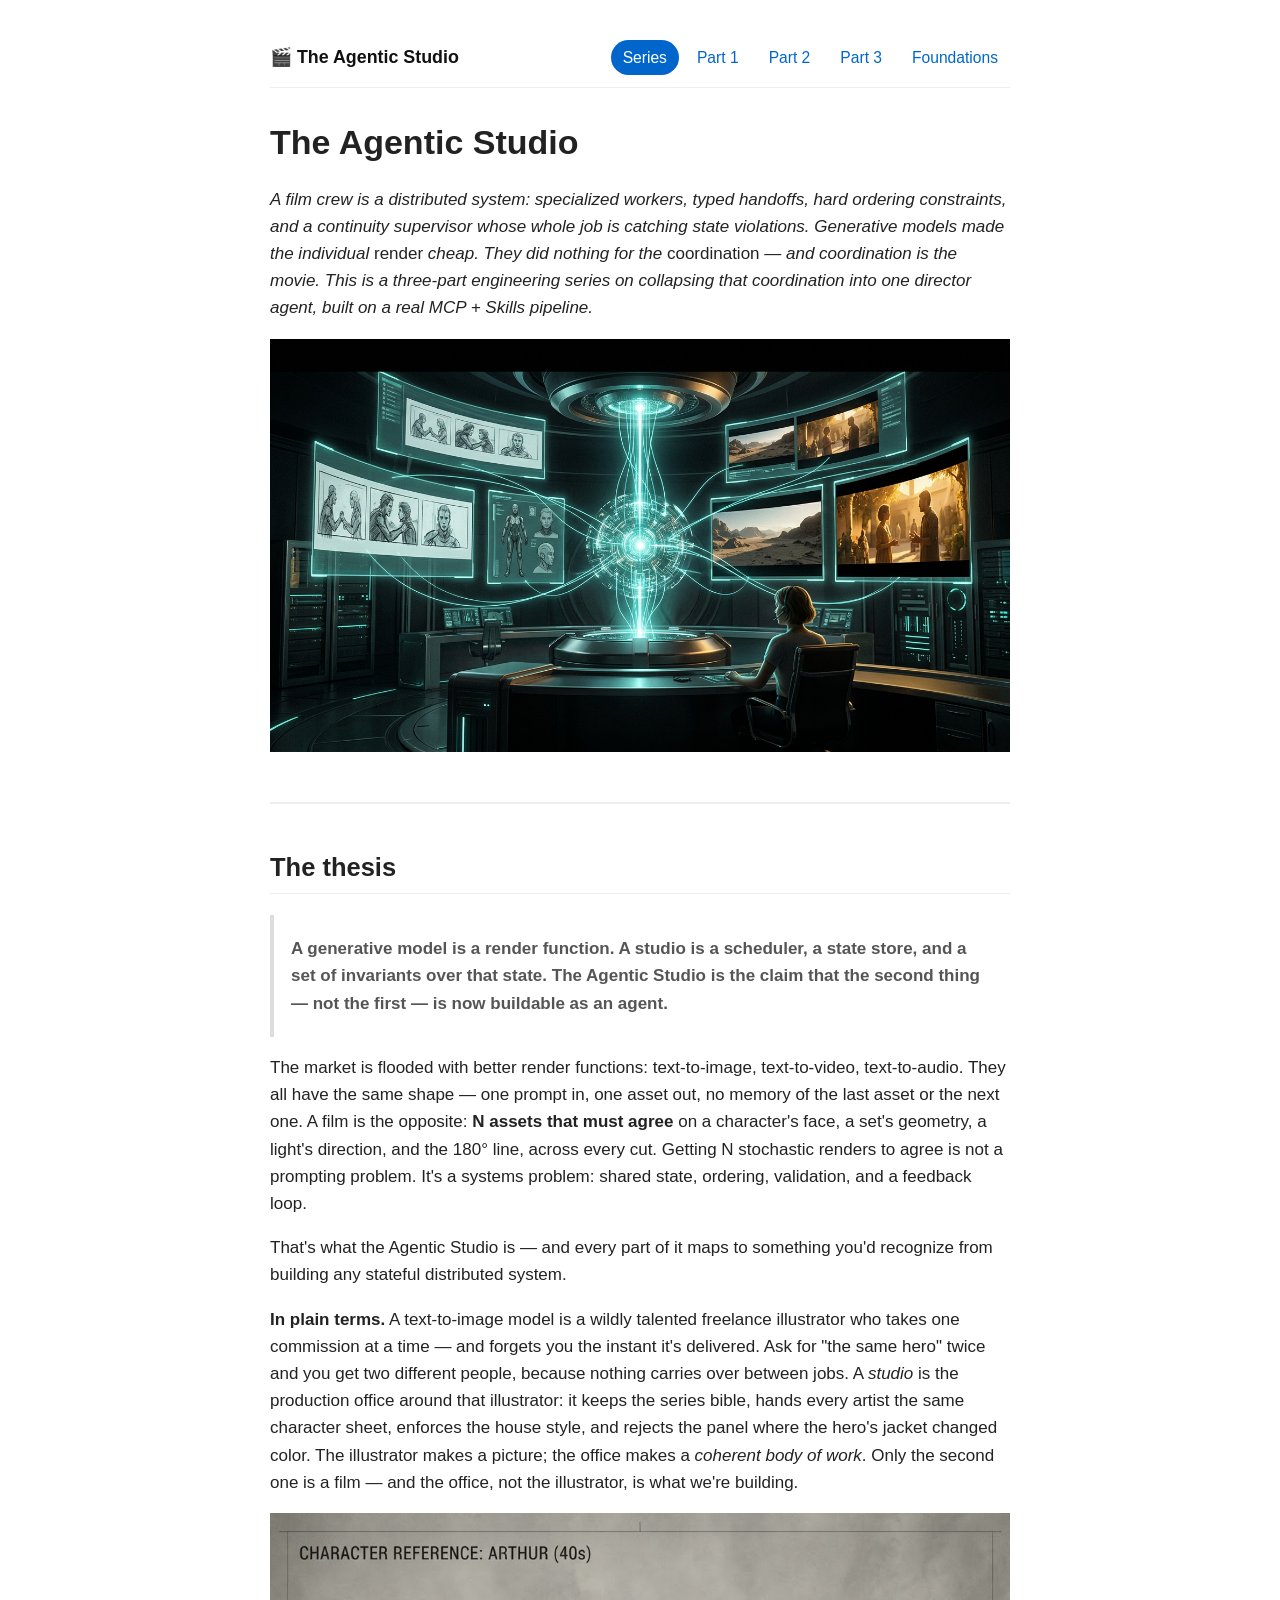
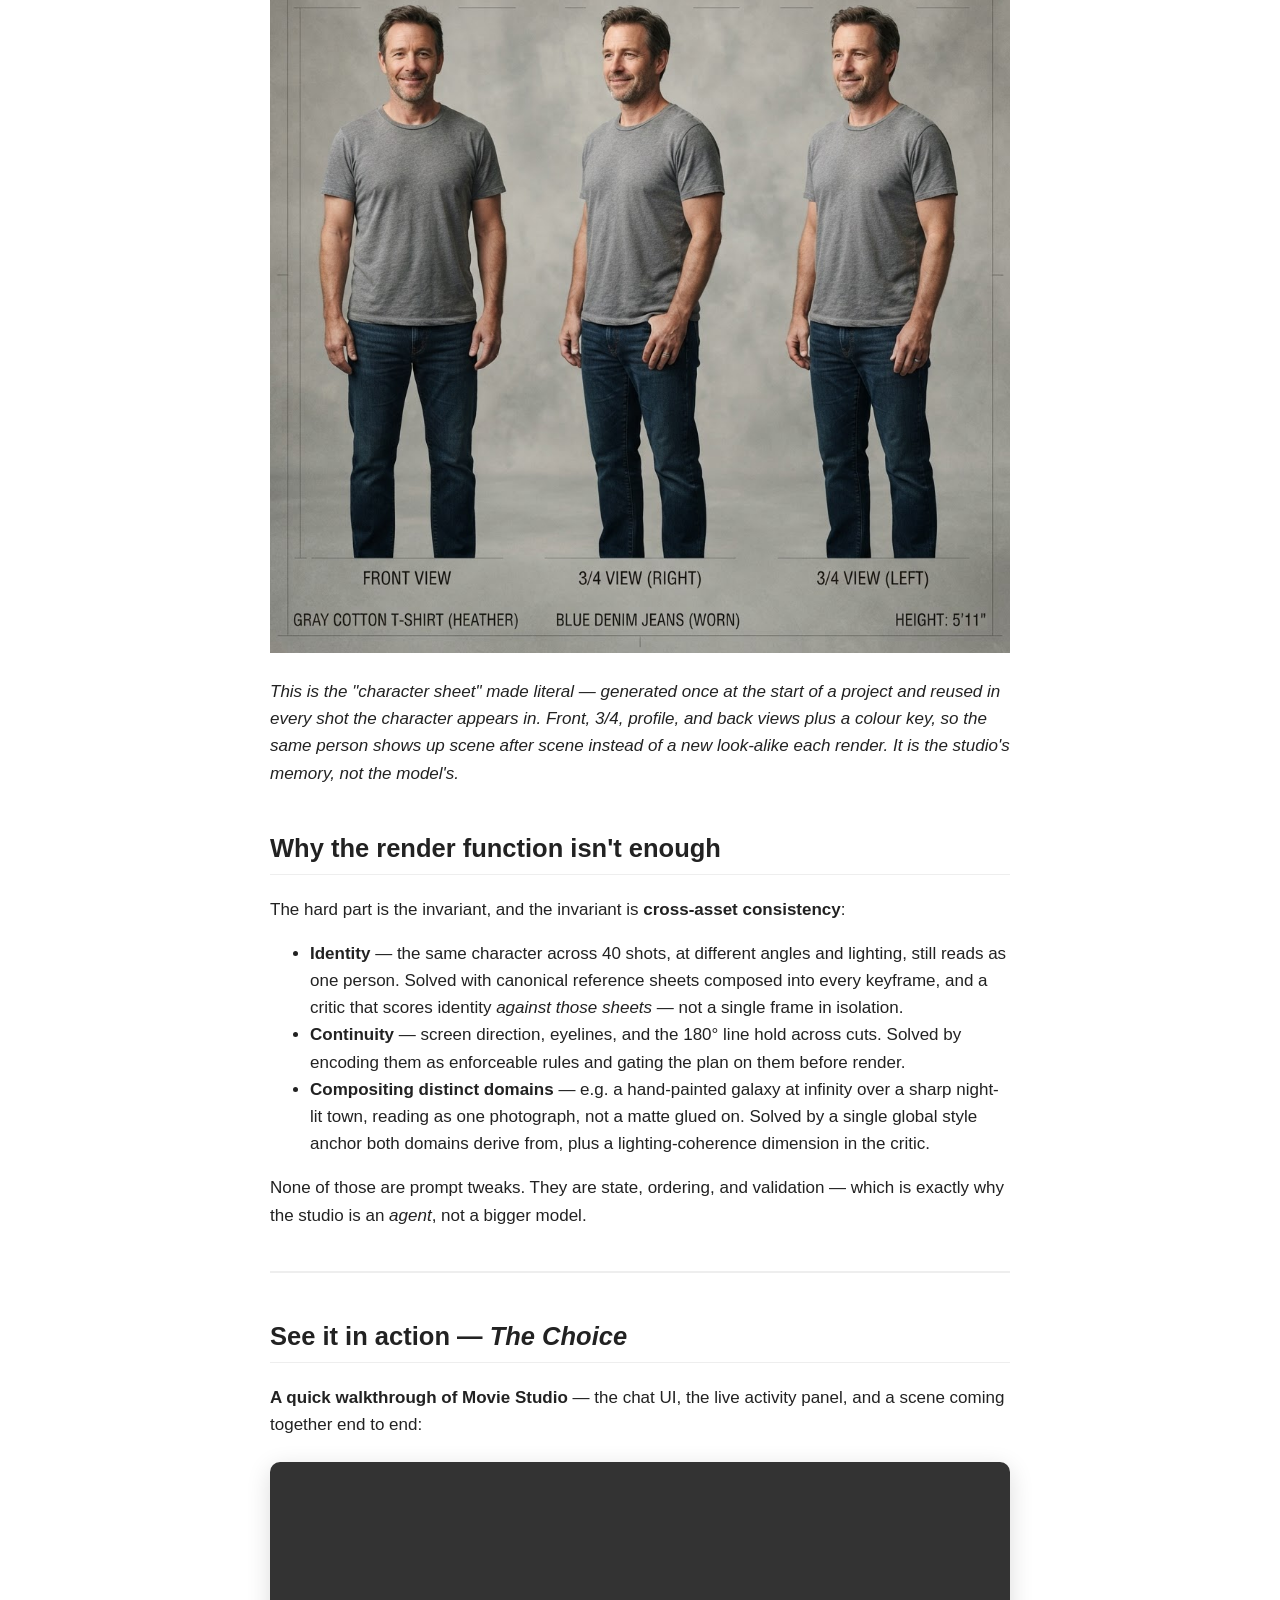
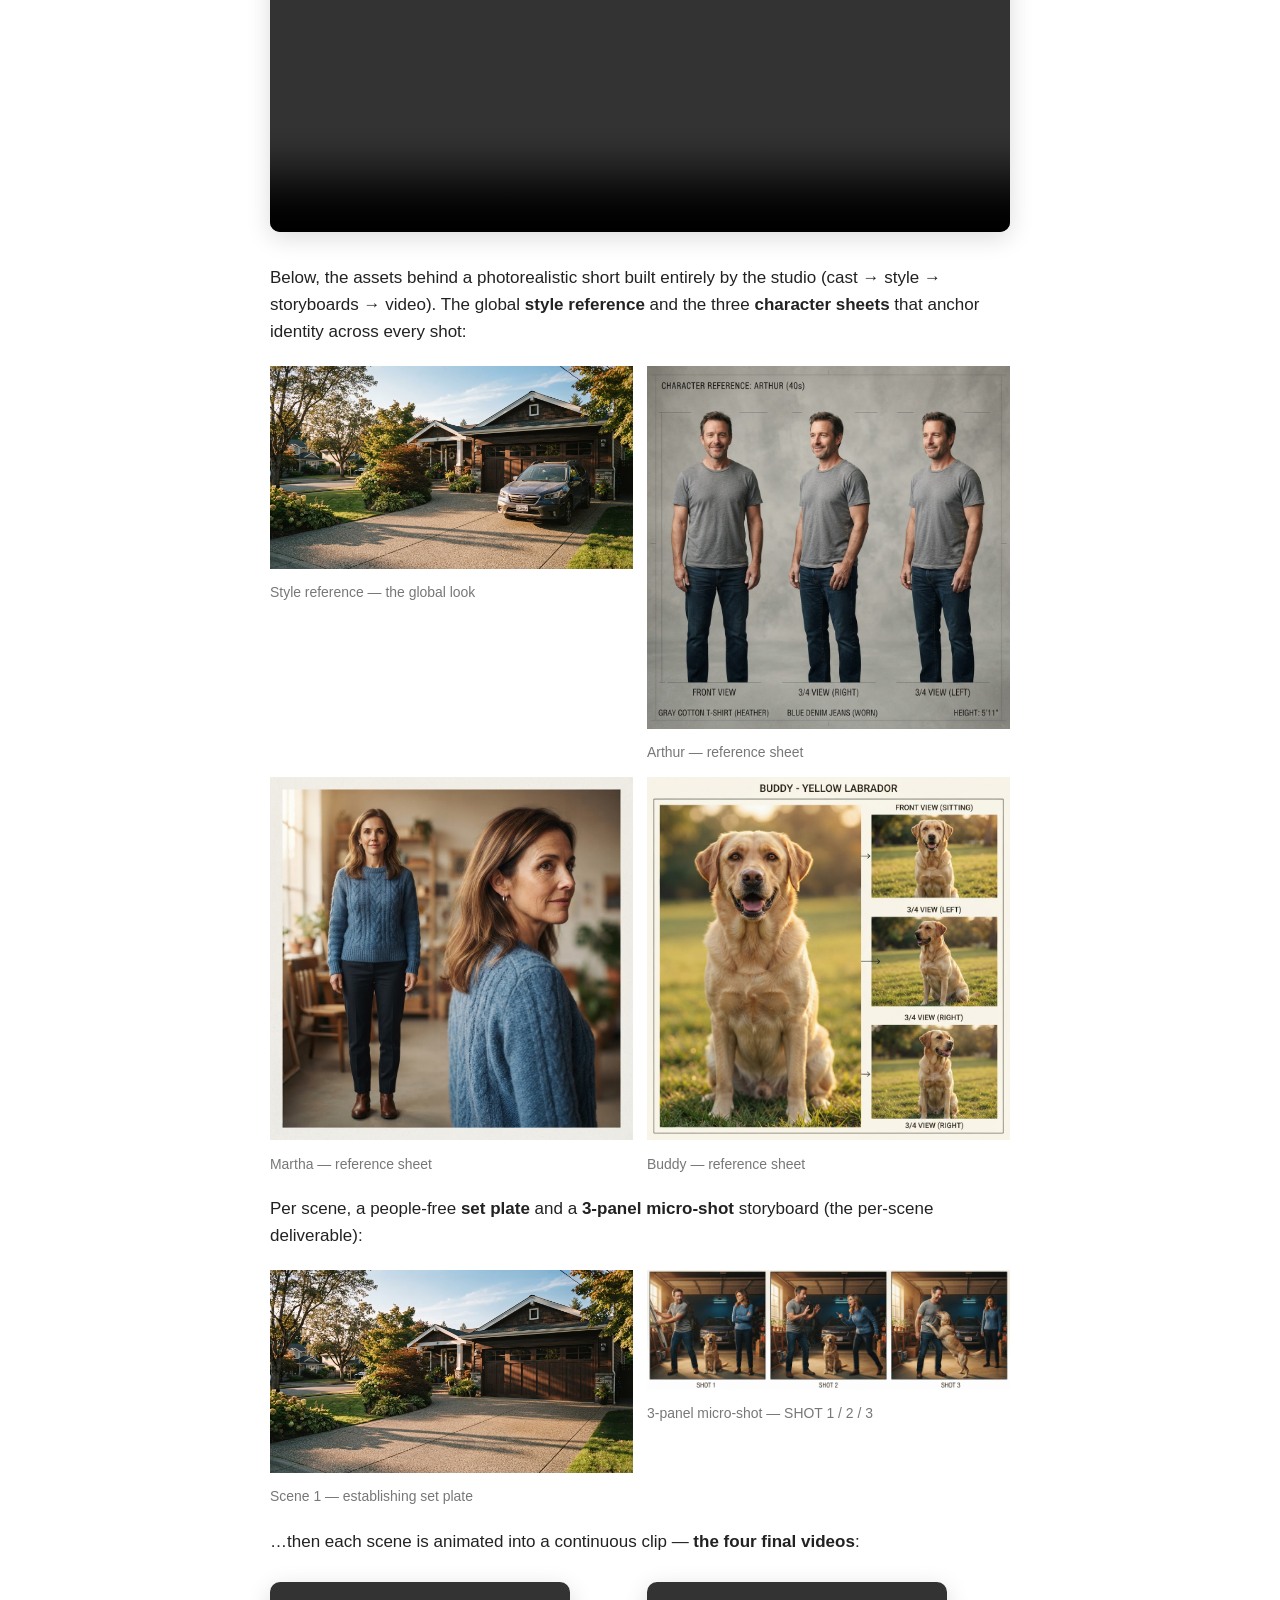
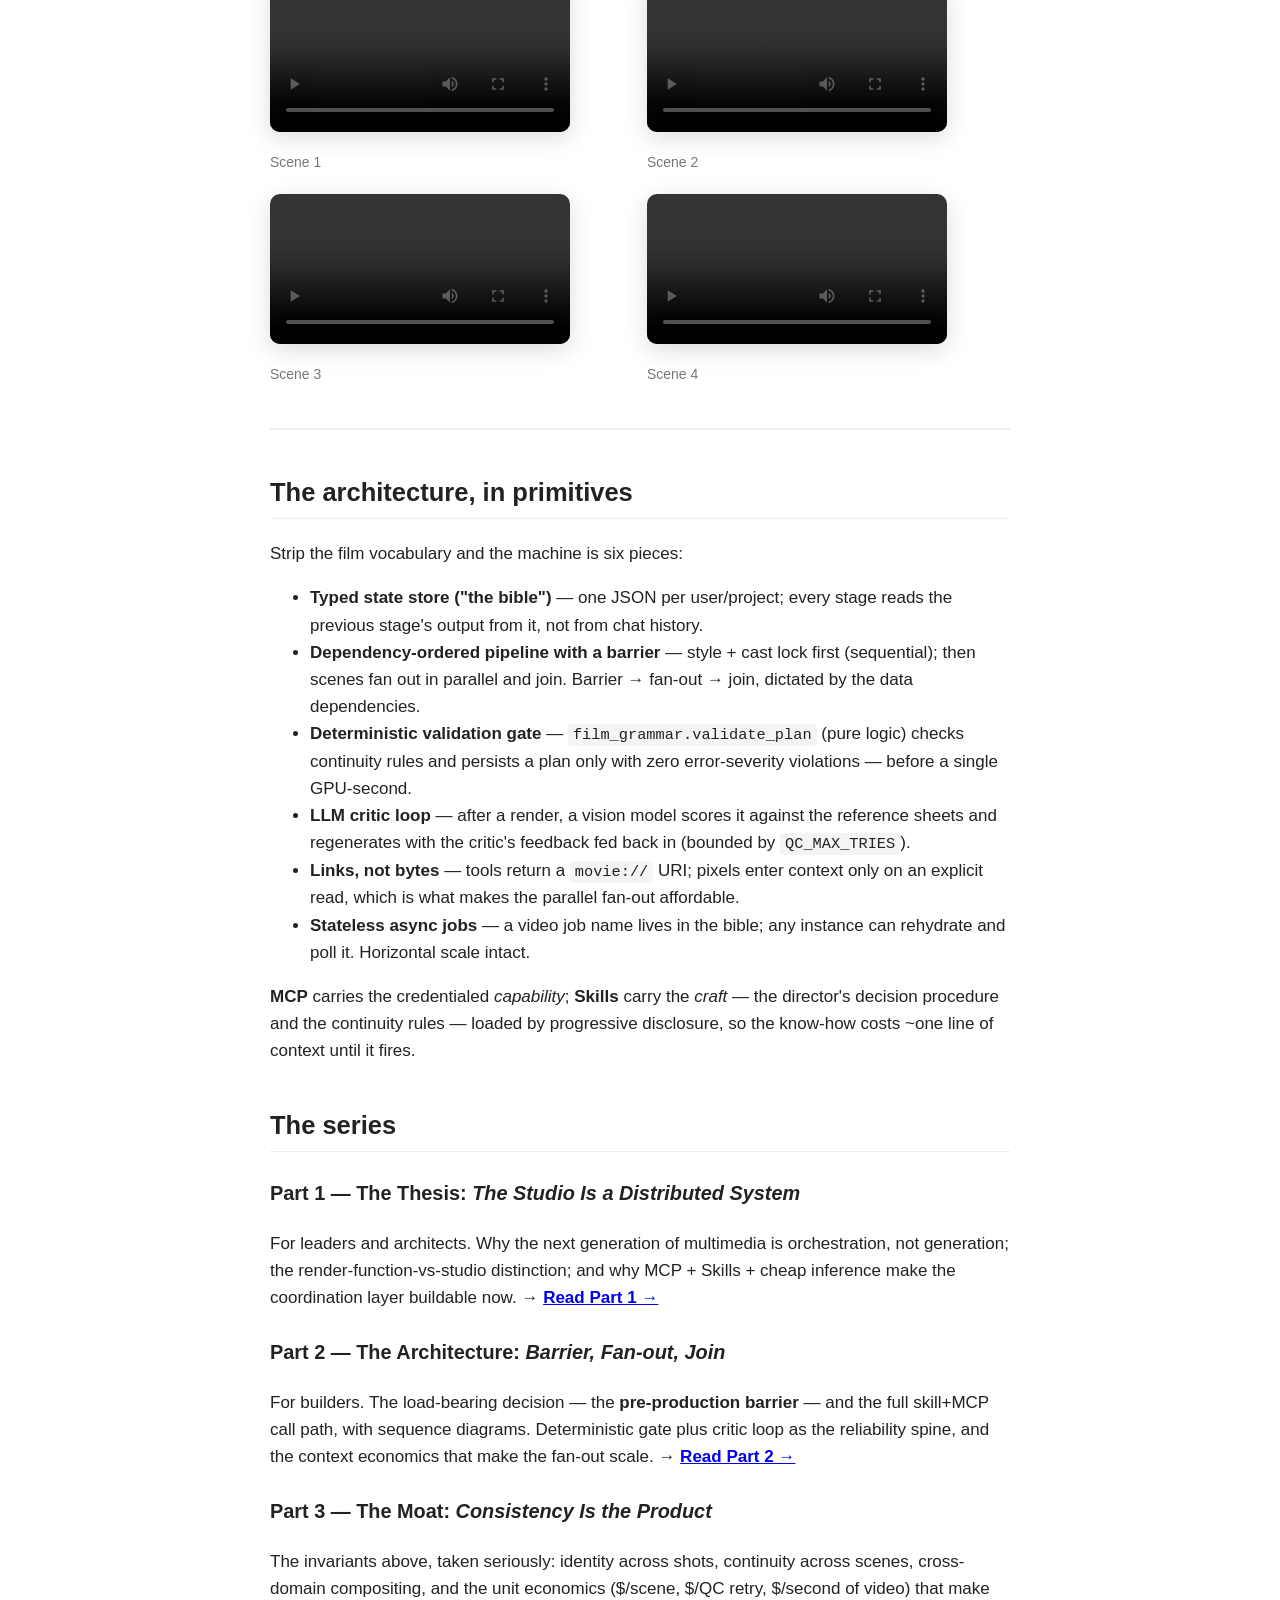
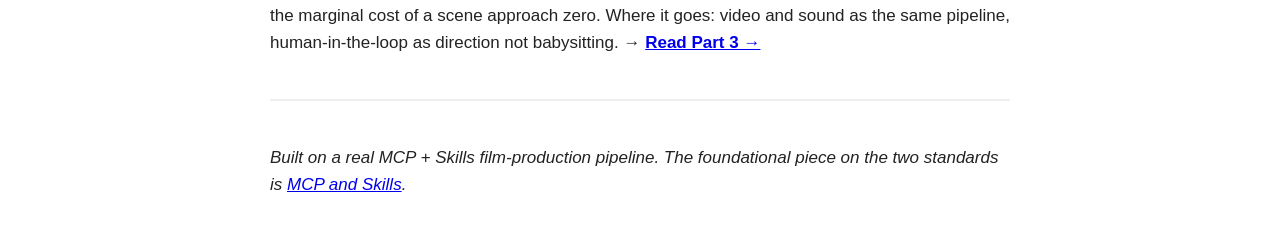
<file: docs/agentic-studio-series.html>
<!doctype html><meta charset=utf-8>
<title>The Agentic Studio</title><style>
body{max-width:740px;margin:40px auto;font:17px/1.6 -apple-system,Segoe UI,Roboto,Helvetica,Arial;color:#222;padding:0 16px}
h1{font-size:2em;line-height:1.2} h2{margin-top:1.6em;border-bottom:1px solid #eee;padding-bottom:.2em}
h3{margin-top:1.3em} hr{border:none;border-top:2px solid #eee;margin:2.5em 0}
code{background:#f4f4f4;padding:2px 5px;border-radius:4px;font-size:.9em}
pre{background:#f6f8fa;padding:14px;border-radius:8px;overflow:auto} pre code{background:none;padding:0}
pre.mermaid{background:#fff;text-align:center}
table{border-collapse:collapse;width:100%;margin:1em 0} th,td{border:1px solid #ddd;padding:8px 10px;text-align:left;font-size:.92em}
th{background:#fafafa} blockquote{border-left:4px solid #ddd;margin:1em 0;padding:.2em 1em;color:#555} img{max-width:100%}
video{max-width:100%;border-radius:10px;box-shadow:0 6px 24px rgba(0,0,0,.14);margin:.4em 0}
.gallery{display:grid;grid-template-columns:repeat(auto-fit,minmax(240px,1fr));gap:14px;margin:1.2em 0}
.gallery figure{margin:0} .gallery figcaption{font-size:.82em;color:#777;margin-top:4px}
.site-nav{display:flex;flex-wrap:wrap;align-items:center;gap:8px 12px;margin:0 0 2em;padding-bottom:12px;border-bottom:1px solid #eee}
.site-nav .brand{font-weight:700;color:#111;text-decoration:none;font-size:1.05em;margin-right:auto}
.navlinks{display:flex;flex-wrap:wrap;gap:6px}
.nav-item{text-decoration:none;color:#06c;padding:5px 12px;border-radius:999px;font-size:.92em;white-space:nowrap;transition:background .12s}
.nav-item:hover{background:#eef5ff}
.nav-item.active{background:#06c;color:#fff;pointer-events:none}</style>
<meta property="og:type" content="article"><meta property="og:site_name" content="The Agentic Studio"><meta property="og:title" content="The Agentic Studio"><meta property="og:description" content="An AI film studio built as an agent — a sentence in, a multi-scene short out. Why the durable value is the orchestration layer, not the render function."><meta property="og:image" content="https://gauravz7.github.io/movie-studio-agent/media/project-hero.png"><meta property="og:url" content="https://gauravz7.github.io/movie-studio-agent/agentic-studio-series.html"><meta name="twitter:card" content="summary_large_image"><meta name="twitter:title" content="The Agentic Studio"><meta name="twitter:description" content="An AI film studio built as an agent — a sentence in, a multi-scene short out. Why the durable value is the orchestration layer, not the render function."><meta name="twitter:image" content="https://gauravz7.github.io/movie-studio-agent/media/project-hero.png"><meta name="description" content="An AI film studio built as an agent — a sentence in, a multi-scene short out. Why the durable value is the orchestration layer, not the render function.">
<header class="site-nav"><a class="brand" href="agentic-studio-series.html">🎬 The Agentic Studio</a><nav class="navlinks"><a class="nav-item active" href="#" title="Overview">Series</a><a class="nav-item" href="part-1-thesis.html" title="Thesis">Part 1</a><a class="nav-item" href="pre-production-barrier.html" title="Architecture">Part 2</a><a class="nav-item" href="part-3-moat.html" title="Moat">Part 3</a><a class="nav-item" href="index.html" title="MCP & Skills">Foundations</a></nav></header>
<h1>The Agentic Studio</h1>
<p><em>A film crew is a distributed system: specialized workers, typed handoffs, hard ordering
constraints, and a continuity supervisor whose whole job is catching state violations. Generative
models made the individual </em>render<em> cheap. They did nothing for the </em>coordination<em> — and coordination
is the movie. This is a three-part engineering series on collapsing that coordination into one
director agent, built on a real MCP + Skills pipeline.</em></p>
<p><img alt="The Agentic Studio — an AI director at the console orchestrating a film production: one coordination core feeding storyboards, character sheets, set plates, and rendered golden-hour scenes" src="media/project-hero.png" /></p>
<hr />
<h2>The thesis</h2>
<blockquote>
<p><strong>A generative model is a render function. A studio is a scheduler, a state store, and a set of
invariants over that state. The Agentic Studio is the claim that the second thing — not the first —
is now buildable as an agent.</strong></p>
</blockquote>
<p>The market is flooded with better render functions: text-to-image, text-to-video, text-to-audio.
They all have the same shape — one prompt in, one asset out, no memory of the last asset or the next
one. A film is the opposite: <strong>N assets that must agree</strong> on a character's face, a set's geometry, a
light's direction, and the 180° line, across every cut. Getting N stochastic renders to agree is not
a prompting problem. It's a systems problem: shared state, ordering, validation, and a feedback loop.</p>
<p>That's what the Agentic Studio is — and every part of it maps to something you'd recognize from
building any stateful distributed system.</p>
<p><strong>In plain terms.</strong> A text-to-image model is a wildly talented freelance illustrator who takes one
commission at a time — and forgets you the instant it's delivered. Ask for "the same hero" twice and
you get two different people, because nothing carries over between jobs. A <em>studio</em> is the production
office around that illustrator: it keeps the series bible, hands every artist the same character
sheet, enforces the house style, and rejects the panel where the hero's jacket changed color. The
illustrator makes a picture; the office makes a <em>coherent body of work</em>. Only the second one is a
film — and the office, not the illustrator, is what we're building.</p>
<p><img alt="A character reference sheet generated by the pipeline: front, 3/4, profile and back views plus a hair/skin colour key" src="media/choice-arthur.png" /></p>
<p><em>This is the "character sheet" made literal — generated once at the start of a project and reused in
every shot the character appears in. Front, 3/4, profile, and back views plus a colour key, so the
same person shows up scene after scene instead of a new look-alike each render. It is the studio's
memory, not the model's.</em></p>
<h2>Why the render function isn't enough</h2>
<p>The hard part is the invariant, and the invariant is <strong>cross-asset consistency</strong>:</p>
<ul>
<li><strong>Identity</strong> — the same character across 40 shots, at different angles and lighting, still reads
  as one person. Solved with canonical reference sheets composed into every keyframe, and a critic
  that scores identity <em>against those sheets</em> — not a single frame in isolation.</li>
<li><strong>Continuity</strong> — screen direction, eyelines, and the 180° line hold across cuts. Solved by
  encoding them as enforceable rules and gating the plan on them before render.</li>
<li><strong>Compositing distinct domains</strong> — e.g. a hand-painted galaxy at infinity over a sharp night-lit
  town, reading as one photograph, not a matte glued on. Solved by a single global style anchor both
  domains derive from, plus a lighting-coherence dimension in the critic.</li>
</ul>
<p>None of those are prompt tweaks. They are state, ordering, and validation — which is exactly why the
studio is an <em>agent</em>, not a bigger model.</p>
<hr />
<h2>See it in action — <em>The Choice</em></h2>
<p><strong>A quick walkthrough of Movie Studio</strong> — the chat UI, the live activity panel, and a scene coming
together end to end:</p>
<video controls preload="metadata" src="media/studio-walkthrough.mp4" style="width:100%"></video>

<p>Below, the assets behind a photorealistic short built entirely by the studio (cast → style →
storyboards → video). The global <strong>style reference</strong> and the three <strong>character sheets</strong> that anchor
identity across every shot:</p>
<div class="gallery">
<figure><img src="media/choice-style.jpg" alt="style reference"><figcaption>Style reference — the global look</figcaption></figure>
<figure><img src="media/choice-arthur.png" alt="Arthur character sheet"><figcaption>Arthur — reference sheet</figcaption></figure>
<figure><img src="media/choice-martha.png" alt="Martha character sheet"><figcaption>Martha — reference sheet</figcaption></figure>
<figure><img src="media/choice-buddy.png" alt="Buddy character sheet"><figcaption>Buddy — reference sheet</figcaption></figure>
</div>

<p>Per scene, a people-free <strong>set plate</strong> and a <strong>3-panel micro-shot</strong> storyboard (the per-scene deliverable):</p>
<div class="gallery">
<figure><img src="media/choice-plate-s1.jpg" alt="set plate"><figcaption>Scene 1 — establishing set plate</figcaption></figure>
<figure><img src="media/choice-storyboard-3shot.png" alt="micro-shot storyboard"><figcaption>3-panel micro-shot — SHOT 1 / 2 / 3</figcaption></figure>
</div>

<p>…then each scene is animated into a continuous clip — <strong>the four final videos</strong>:</p>
<div class="gallery">
<figure><video controls preload="metadata" src="media/choice-scene-1.mp4"></video><figcaption>Scene 1</figcaption></figure>
<figure><video controls preload="metadata" src="media/choice-scene-2.mp4"></video><figcaption>Scene 2</figcaption></figure>
<figure><video controls preload="metadata" src="media/choice-scene-3.mp4"></video><figcaption>Scene 3</figcaption></figure>
<figure><video controls preload="metadata" src="media/choice-scene-4.mp4"></video><figcaption>Scene 4</figcaption></figure>
</div>

<hr />
<h2>The architecture, in primitives</h2>
<p>Strip the film vocabulary and the machine is six pieces:</p>
<ul>
<li><strong>Typed state store ("the bible")</strong> — one JSON per user/project; every stage reads the previous stage's output from it, not from chat history.</li>
<li><strong>Dependency-ordered pipeline with a barrier</strong> — style + cast lock first (sequential); then scenes fan out in parallel and join. Barrier → fan-out → join, dictated by the data dependencies.</li>
<li><strong>Deterministic validation gate</strong> — <code>film_grammar.validate_plan</code> (pure logic) checks continuity rules and persists a plan only with zero error-severity violations — before a single GPU-second.</li>
<li><strong>LLM critic loop</strong> — after a render, a vision model scores it against the reference sheets and regenerates with the critic's feedback fed back in (bounded by <code>QC_MAX_TRIES</code>).</li>
<li><strong>Links, not bytes</strong> — tools return a <code>movie://</code> URI; pixels enter context only on an explicit read, which is what makes the parallel fan-out affordable.</li>
<li><strong>Stateless async jobs</strong> — a video job name lives in the bible; any instance can rehydrate and poll it. Horizontal scale intact.</li>
</ul>
<p><strong>MCP</strong> carries the credentialed <em>capability</em>; <strong>Skills</strong> carry the <em>craft</em> — the director's decision procedure and the continuity rules — loaded by progressive disclosure, so the know-how costs ~one line of context until it fires.</p>
<h2>The series</h2>
<h3>Part 1 — The Thesis: <em>The Studio Is a Distributed System</em></h3>
<p>For leaders and architects. Why the next generation of multimedia is orchestration, not generation;
the render-function-vs-studio distinction; and why MCP + Skills + cheap inference make the
coordination layer buildable now.
→ <strong><a href="part-1-thesis.html">Read Part 1 →</a></strong></p>
<h3>Part 2 — The Architecture: <em>Barrier, Fan-out, Join</em></h3>
<p>For builders. The load-bearing decision — the <strong>pre-production barrier</strong> — and the full skill+MCP
call path, with sequence diagrams. Deterministic gate plus critic loop as the reliability spine, and
the context economics that make the fan-out scale.
→ <strong><a href="pre-production-barrier.html">Read Part 2 →</a></strong></p>
<h3>Part 3 — The Moat: <em>Consistency Is the Product</em></h3>
<p>The invariants above, taken seriously: identity across shots, continuity across scenes,
cross-domain compositing, and the unit economics ($/scene, $/QC retry, $/second of video) that make
the marginal cost of a scene approach zero. Where it goes: video and sound as the same pipeline,
human-in-the-loop as direction not babysitting.
→ <strong><a href="part-3-moat.html">Read Part 3 →</a></strong></p>
<hr />
<p><em>Built on a real MCP + Skills film-production pipeline. The foundational piece on the two standards
is </em><em><a href="index.html">MCP and Skills</a></em><em>.</em></p>
</file>
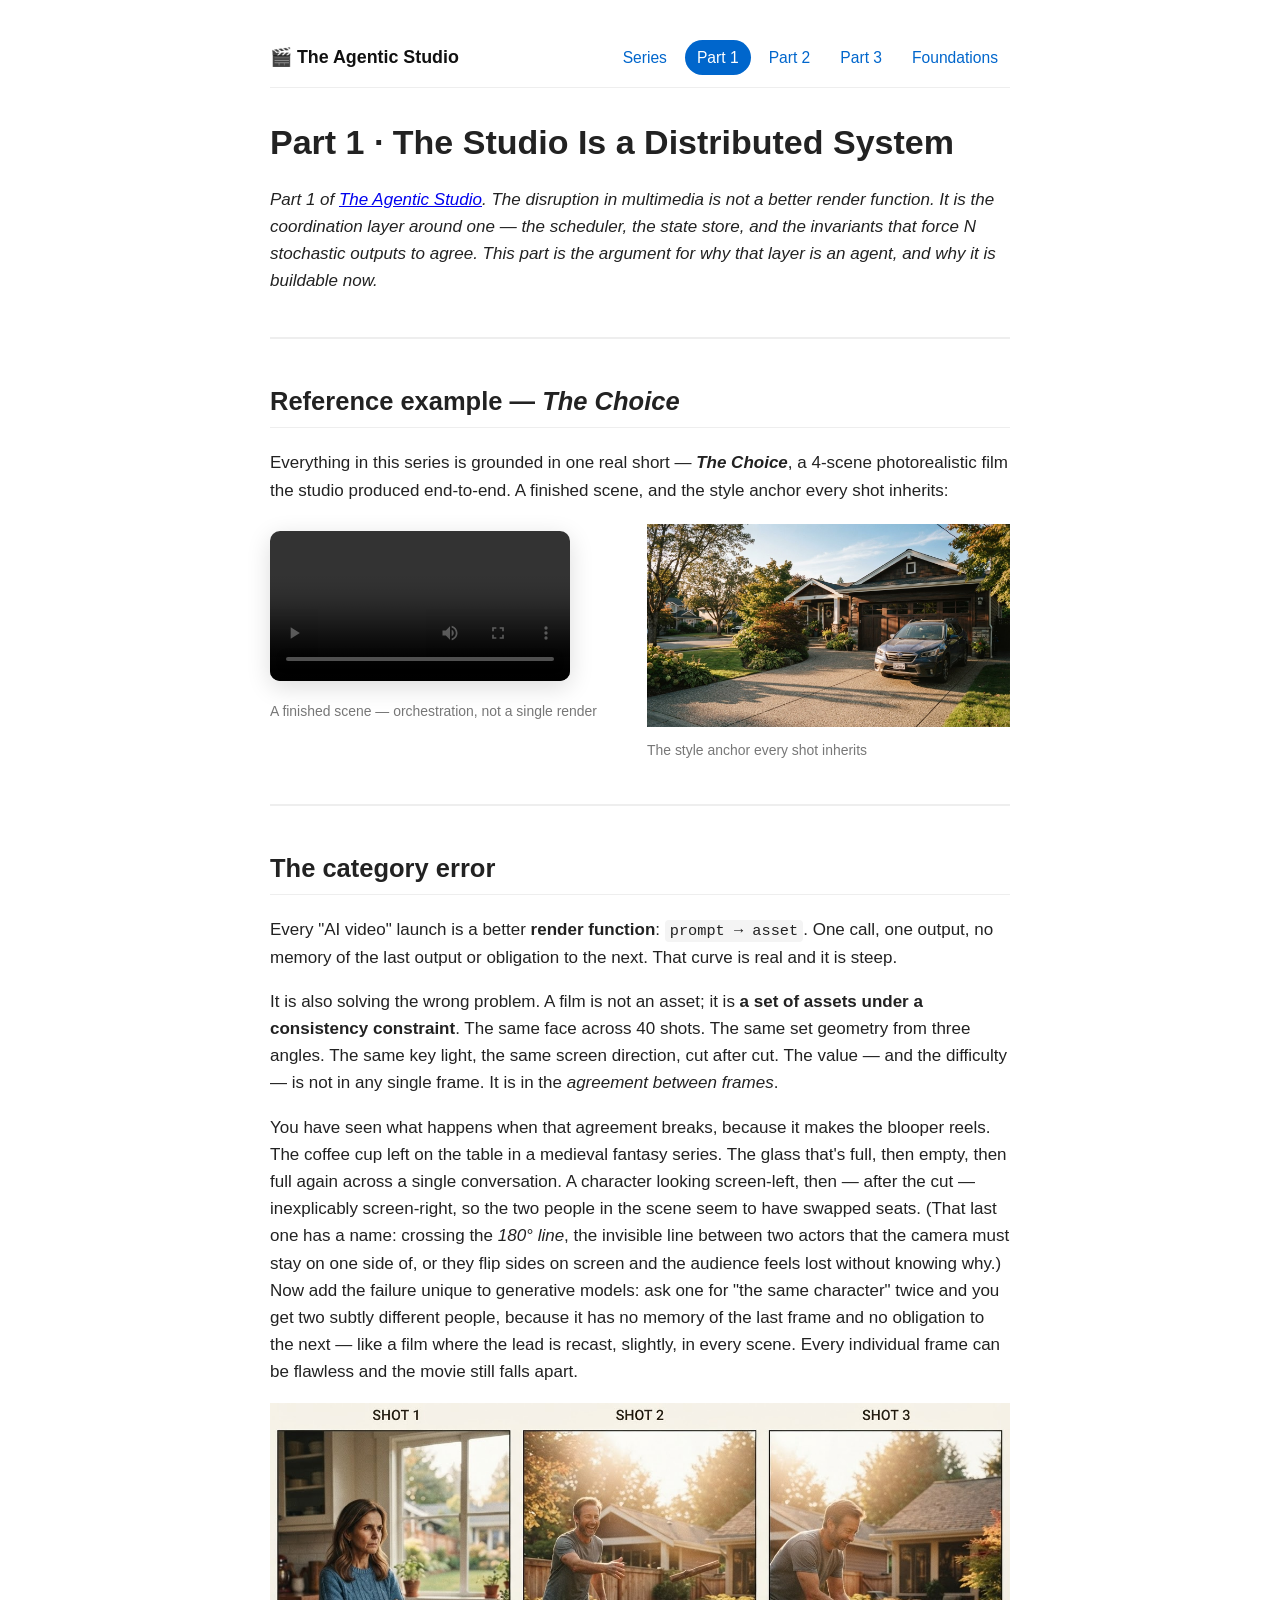
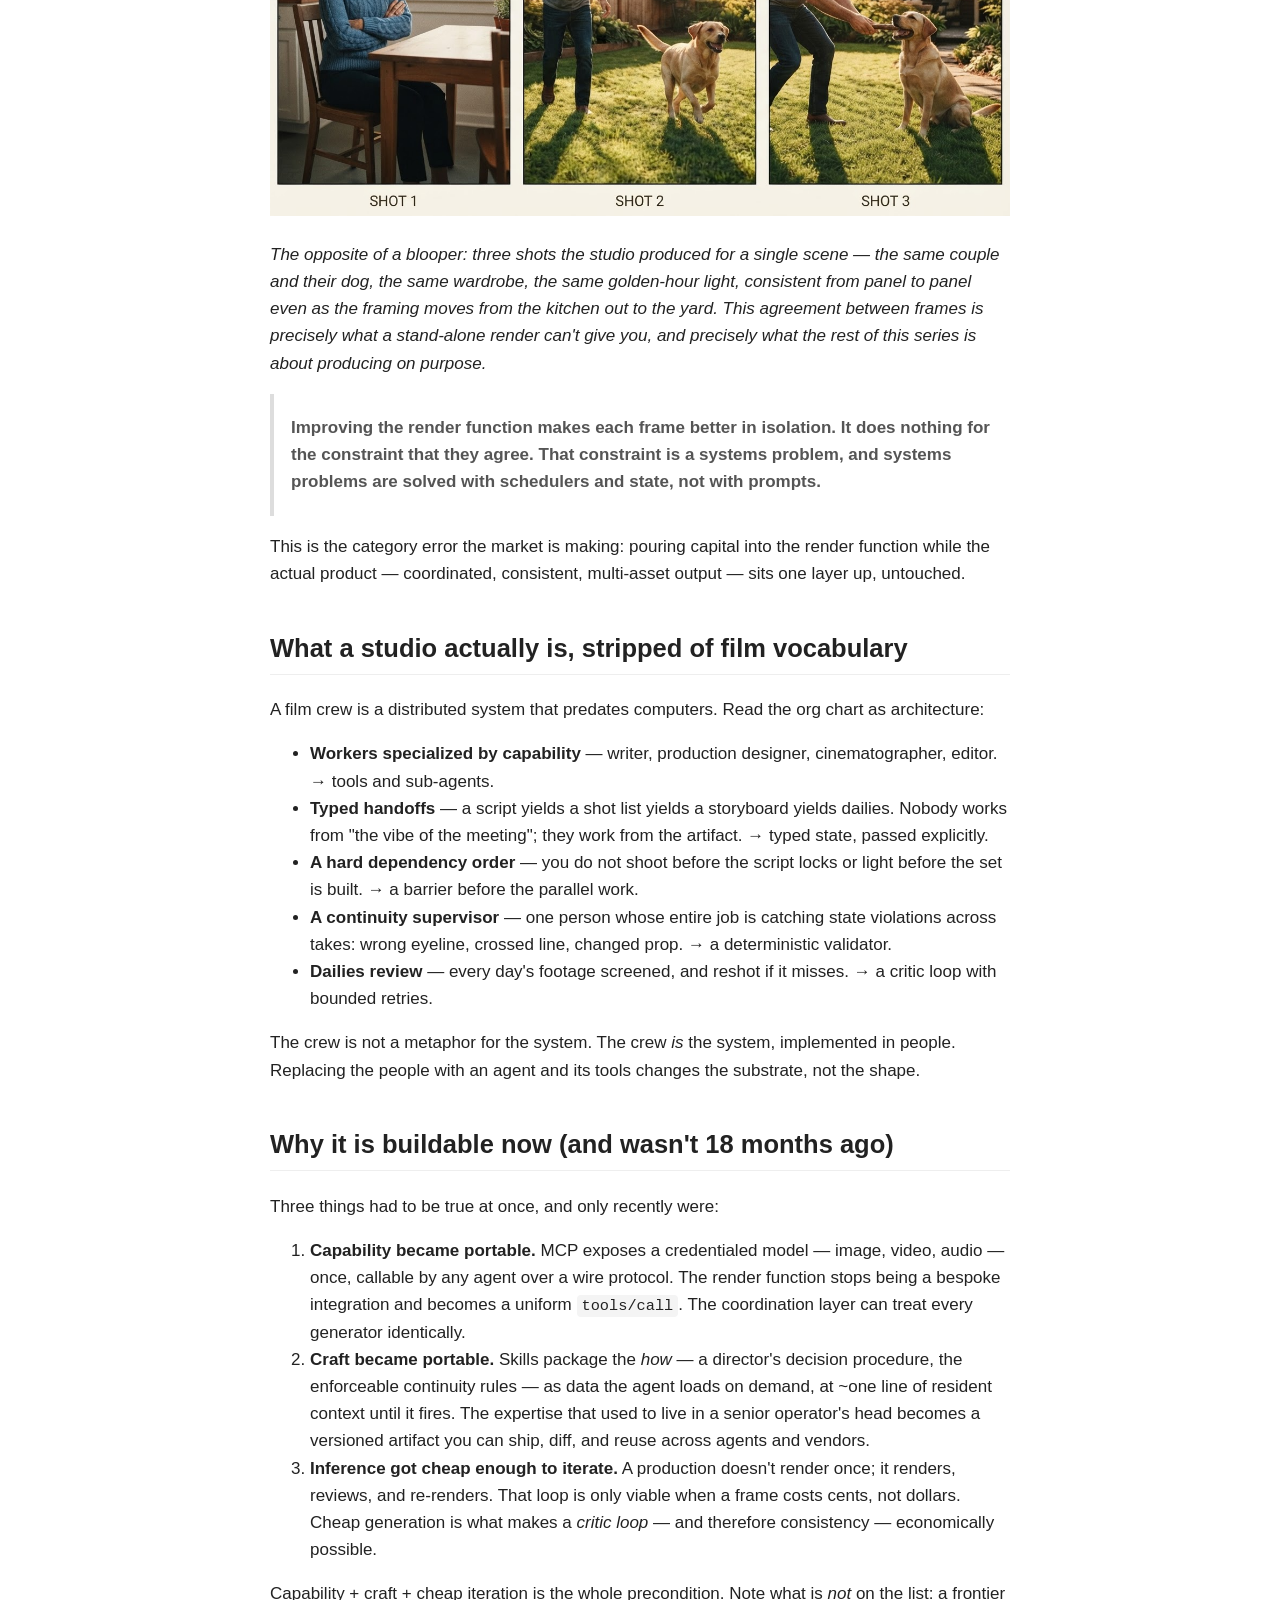
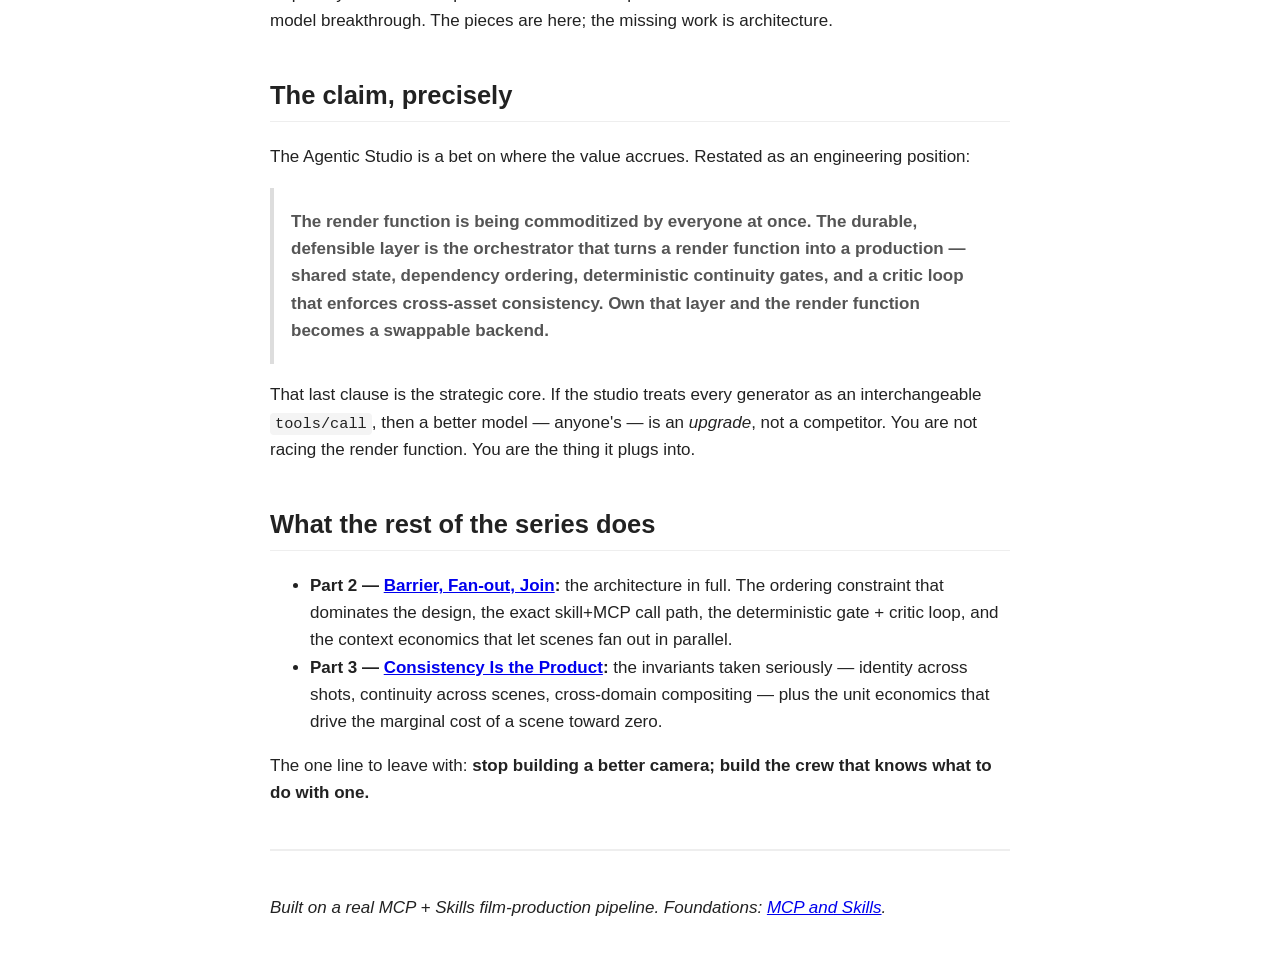
<file: docs/part-1-thesis.html>
<!doctype html><meta charset=utf-8>
<title>The Studio Is a Distributed System — The Agentic Studio</title><style>
body{max-width:740px;margin:40px auto;font:17px/1.6 -apple-system,Segoe UI,Roboto,Helvetica,Arial;color:#222;padding:0 16px}
h1{font-size:2em;line-height:1.2} h2{margin-top:1.6em;border-bottom:1px solid #eee;padding-bottom:.2em}
h3{margin-top:1.3em} hr{border:none;border-top:2px solid #eee;margin:2.5em 0}
code{background:#f4f4f4;padding:2px 5px;border-radius:4px;font-size:.9em}
pre{background:#f6f8fa;padding:14px;border-radius:8px;overflow:auto} pre code{background:none;padding:0}
pre.mermaid{background:#fff;text-align:center}
table{border-collapse:collapse;width:100%;margin:1em 0} th,td{border:1px solid #ddd;padding:8px 10px;text-align:left;font-size:.92em}
th{background:#fafafa} blockquote{border-left:4px solid #ddd;margin:1em 0;padding:.2em 1em;color:#555} img{max-width:100%}
video{max-width:100%;border-radius:10px;box-shadow:0 6px 24px rgba(0,0,0,.14);margin:.4em 0}
.gallery{display:grid;grid-template-columns:repeat(auto-fit,minmax(240px,1fr));gap:14px;margin:1.2em 0}
.gallery figure{margin:0} .gallery figcaption{font-size:.82em;color:#777;margin-top:4px}
.site-nav{display:flex;flex-wrap:wrap;align-items:center;gap:8px 12px;margin:0 0 2em;padding-bottom:12px;border-bottom:1px solid #eee}
.site-nav .brand{font-weight:700;color:#111;text-decoration:none;font-size:1.05em;margin-right:auto}
.navlinks{display:flex;flex-wrap:wrap;gap:6px}
.nav-item{text-decoration:none;color:#06c;padding:5px 12px;border-radius:999px;font-size:.92em;white-space:nowrap;transition:background .12s}
.nav-item:hover{background:#eef5ff}
.nav-item.active{background:#06c;color:#fff;pointer-events:none}</style>
<meta property="og:type" content="article"><meta property="og:site_name" content="The Agentic Studio"><meta property="og:title" content="The Studio Is a Distributed System — The Agentic Studio"><meta property="og:description" content="The disruption in AI video isn't a better render function — it's the coordination layer around one. Why the studio is a distributed system."><meta property="og:image" content="https://gauravz7.github.io/movie-studio-agent/media/choice-style.jpg"><meta property="og:url" content="https://gauravz7.github.io/movie-studio-agent/part-1-thesis.html"><meta name="twitter:card" content="summary_large_image"><meta name="twitter:title" content="The Studio Is a Distributed System — The Agentic Studio"><meta name="twitter:description" content="The disruption in AI video isn't a better render function — it's the coordination layer around one. Why the studio is a distributed system."><meta name="twitter:image" content="https://gauravz7.github.io/movie-studio-agent/media/choice-style.jpg"><meta name="description" content="The disruption in AI video isn't a better render function — it's the coordination layer around one. Why the studio is a distributed system.">
<header class="site-nav"><a class="brand" href="agentic-studio-series.html">🎬 The Agentic Studio</a><nav class="navlinks"><a class="nav-item" href="agentic-studio-series.html" title="Overview">Series</a><a class="nav-item active" href="#" title="Thesis">Part 1</a><a class="nav-item" href="pre-production-barrier.html" title="Architecture">Part 2</a><a class="nav-item" href="part-3-moat.html" title="Moat">Part 3</a><a class="nav-item" href="index.html" title="MCP & Skills">Foundations</a></nav></header>
<h1>Part 1 · The Studio Is a Distributed System</h1>
<p><em>Part 1 of </em><em><a href="agentic-studio-series.html">The Agentic Studio</a></em><em>. The disruption in multimedia is not
a better render function. It is the coordination layer around one — the scheduler, the state store,
and the invariants that force N stochastic outputs to agree. This part is the argument for why that
layer is an agent, and why it is buildable now.</em></p>
<hr />
<h2>Reference example — <em>The Choice</em></h2>
<p>Everything in this series is grounded in one real short — <strong><em>The Choice</em></strong>, a 4-scene photorealistic
film the studio produced end-to-end. A finished scene, and the style anchor every shot inherits:</p>
<div class="gallery">
<figure><video controls preload="metadata" src="media/choice-scene-1.mp4"></video><figcaption>A finished scene — orchestration, not a single render</figcaption></figure>
<figure><img src="media/choice-style.jpg" alt="style reference"><figcaption>The style anchor every shot inherits</figcaption></figure>
</div>

<hr />
<h2>The category error</h2>
<p>Every "AI video" launch is a better <strong>render function</strong>: <code>prompt → asset</code>. One call, one output, no
memory of the last output or obligation to the next. That curve is real and it is steep.</p>
<p>It is also solving the wrong problem. A film is not an asset; it is <strong>a set of assets under a
consistency constraint</strong>. The same face across 40 shots. The same set geometry from three angles.
The same key light, the same screen direction, cut after cut. The value — and the difficulty — is not
in any single frame. It is in the <em>agreement between frames</em>.</p>
<p>You have seen what happens when that agreement breaks, because it makes the blooper reels. The coffee
cup left on the table in a medieval fantasy series. The glass that's full, then empty, then full
again across a single conversation. A character looking screen-left, then — after the cut —
inexplicably screen-right, so the two people in the scene seem to have swapped seats. (That last one
has a name: crossing the <em>180° line</em>, the invisible line between two actors that the camera must stay
on one side of, or they flip sides on screen and the audience feels lost without knowing why.) Now
add the failure unique to generative models: ask one for "the same character" twice and you get two
subtly different people, because it has no memory of the last frame and no obligation to the next —
like a film where the lead is recast, slightly, in every scene. Every individual frame can be
flawless and the movie still falls apart.</p>
<p><img alt="Three shots of one scene — the same people, their dog, wardrobe and warm light holding across every panel" src="media/choice-storyboard-s4.png" /></p>
<p><em>The opposite of a blooper: three shots the studio produced for a single scene — the same couple and
their dog, the same wardrobe, the same golden-hour light, consistent from panel to panel even as the
framing moves from the kitchen out to the yard. This agreement between frames is precisely what a
stand-alone render can't give you, and precisely what the rest of this series is about producing on
purpose.</em></p>
<blockquote>
<p><strong>Improving the render function makes each frame better in isolation. It does nothing for the
constraint that they agree. That constraint is a systems problem, and systems problems are solved
with schedulers and state, not with prompts.</strong></p>
</blockquote>
<p>This is the category error the market is making: pouring capital into the render function while the
actual product — coordinated, consistent, multi-asset output — sits one layer up, untouched.</p>
<h2>What a studio actually is, stripped of film vocabulary</h2>
<p>A film crew is a distributed system that predates computers. Read the org chart as architecture:</p>
<ul>
<li><strong>Workers specialized by capability</strong> — writer, production designer, cinematographer, editor.
  → tools and sub-agents.</li>
<li><strong>Typed handoffs</strong> — a script yields a shot list yields a storyboard yields dailies. Nobody works
  from "the vibe of the meeting"; they work from the artifact. → typed state, passed explicitly.</li>
<li><strong>A hard dependency order</strong> — you do not shoot before the script locks or light before the set is
  built. → a barrier before the parallel work.</li>
<li><strong>A continuity supervisor</strong> — one person whose entire job is catching state violations across
  takes: wrong eyeline, crossed line, changed prop. → a deterministic validator.</li>
<li><strong>Dailies review</strong> — every day's footage screened, and reshot if it misses. → a critic loop with
  bounded retries.</li>
</ul>
<p>The crew is not a metaphor for the system. The crew <em>is</em> the system, implemented in people. Replacing
the people with an agent and its tools changes the substrate, not the shape.</p>
<h2>Why it is buildable now (and wasn't 18 months ago)</h2>
<p>Three things had to be true at once, and only recently were:</p>
<ol>
<li><strong>Capability became portable.</strong> MCP exposes a credentialed model — image, video, audio — once,
   callable by any agent over a wire protocol. The render function stops being a bespoke integration
   and becomes a uniform <code>tools/call</code>. The coordination layer can treat every generator identically.</li>
<li><strong>Craft became portable.</strong> Skills package the <em>how</em> — a director's decision procedure, the
   enforceable continuity rules — as data the agent loads on demand, at ~one line of resident
   context until it fires. The expertise that used to live in a senior operator's head becomes a
   versioned artifact you can ship, diff, and reuse across agents and vendors.</li>
<li><strong>Inference got cheap enough to iterate.</strong> A production doesn't render once; it renders, reviews,
   and re-renders. That loop is only viable when a frame costs cents, not dollars. Cheap generation
   is what makes a <em>critic loop</em> — and therefore consistency — economically possible.</li>
</ol>
<p>Capability + craft + cheap iteration is the whole precondition. Note what is <em>not</em> on the list: a
frontier model breakthrough. The pieces are here; the missing work is architecture.</p>
<h2>The claim, precisely</h2>
<p>The Agentic Studio is a bet on where the value accrues. Restated as an engineering position:</p>
<blockquote>
<p><strong>The render function is being commoditized by everyone at once. The durable, defensible layer is
the orchestrator that turns a render function into a production — shared state, dependency
ordering, deterministic continuity gates, and a critic loop that enforces cross-asset consistency.
Own that layer and the render function becomes a swappable backend.</strong></p>
</blockquote>
<p>That last clause is the strategic core. If the studio treats every generator as an interchangeable
<code>tools/call</code>, then a better model — anyone's — is an <em>upgrade</em>, not a competitor. You are not racing
the render function. You are the thing it plugs into.</p>
<h2>What the rest of the series does</h2>
<ul>
<li><strong>Part 2 — <a href="pre-production-barrier.html">Barrier, Fan-out, Join</a>:</strong> the architecture in full. The
  ordering constraint that dominates the design, the exact skill+MCP call path, the deterministic
  gate + critic loop, and the context economics that let scenes fan out in parallel.</li>
<li><strong>Part 3 — <a href="part-3-moat.html">Consistency Is the Product</a>:</strong> the invariants taken seriously —
  identity across shots, continuity across scenes, cross-domain compositing — plus the unit economics
  that drive the marginal cost of a scene toward zero.</li>
</ul>
<p>The one line to leave with: <strong>stop building a better camera; build the crew that knows what to do
with one.</strong></p>
<hr />
<p><em>Built on a real MCP + Skills film-production pipeline. Foundations: </em><em><a href="index.html">MCP and Skills</a></em><em>.</em></p>
</file>
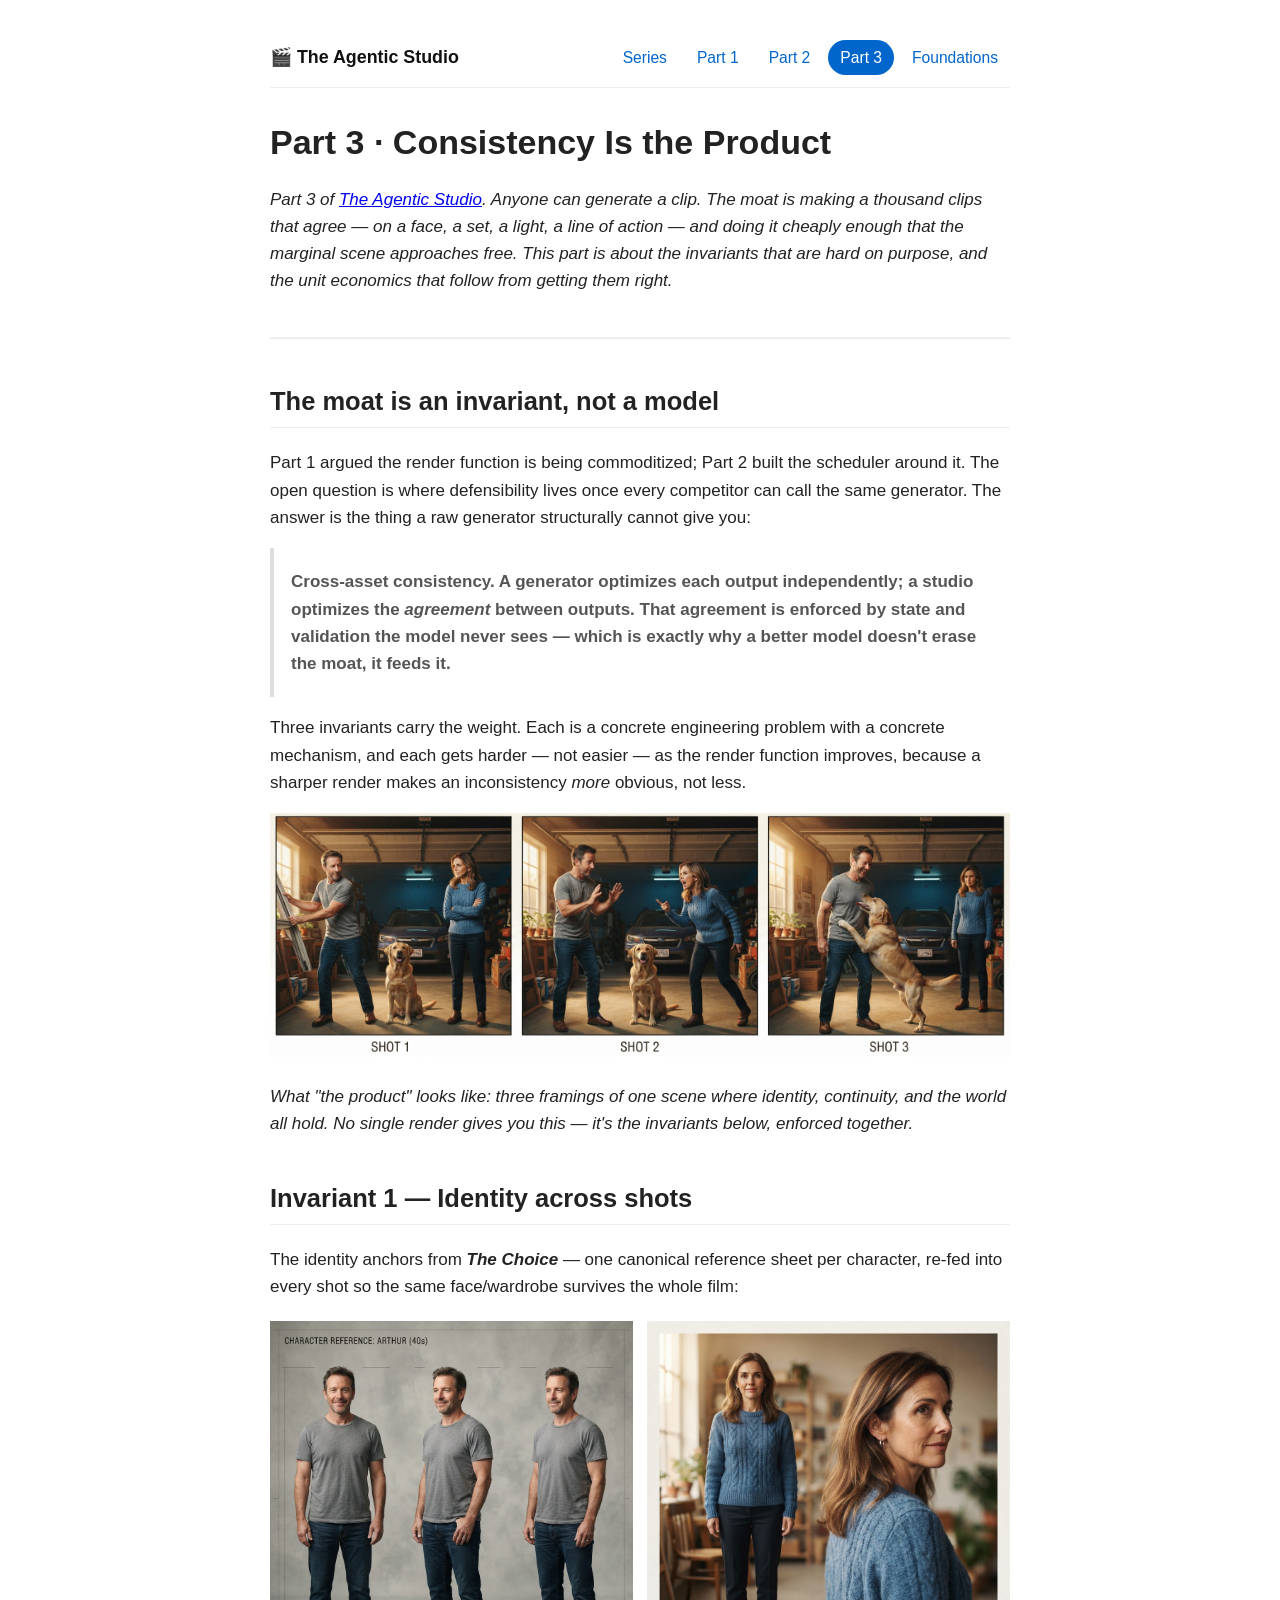
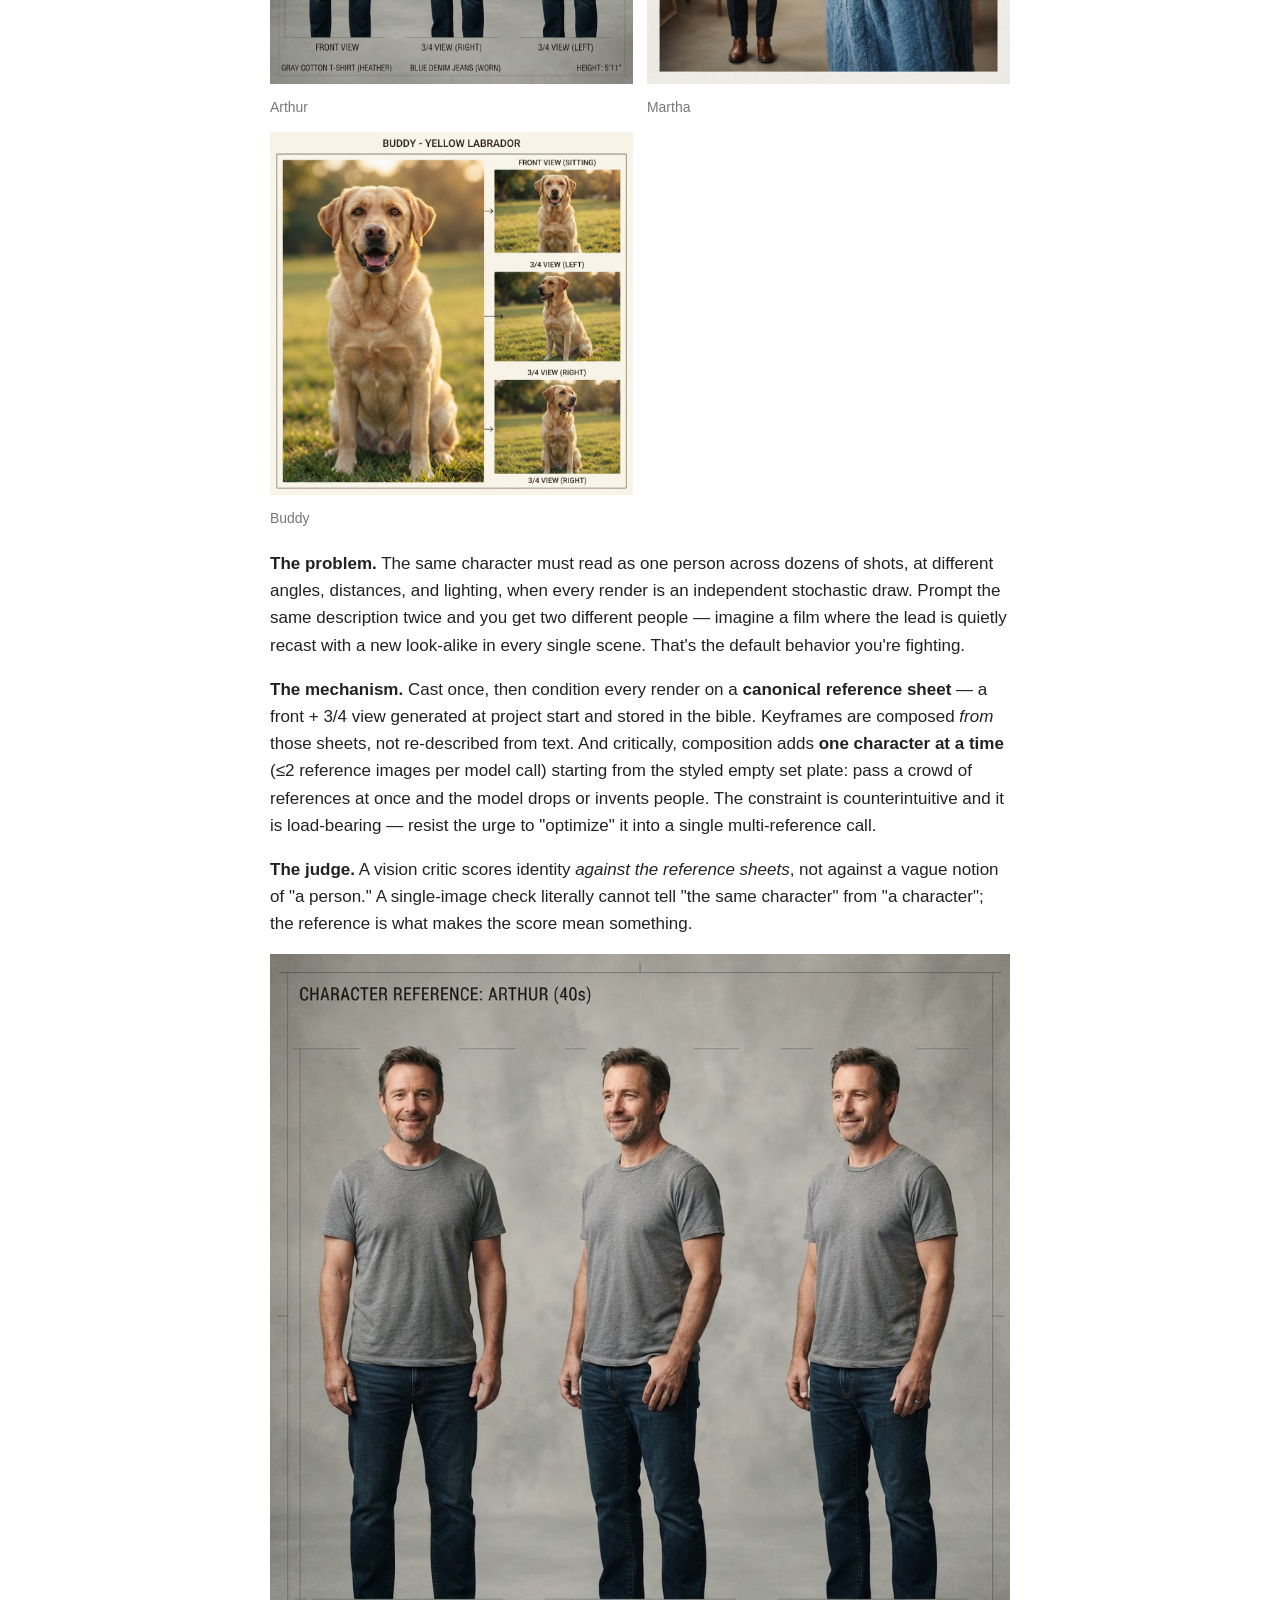
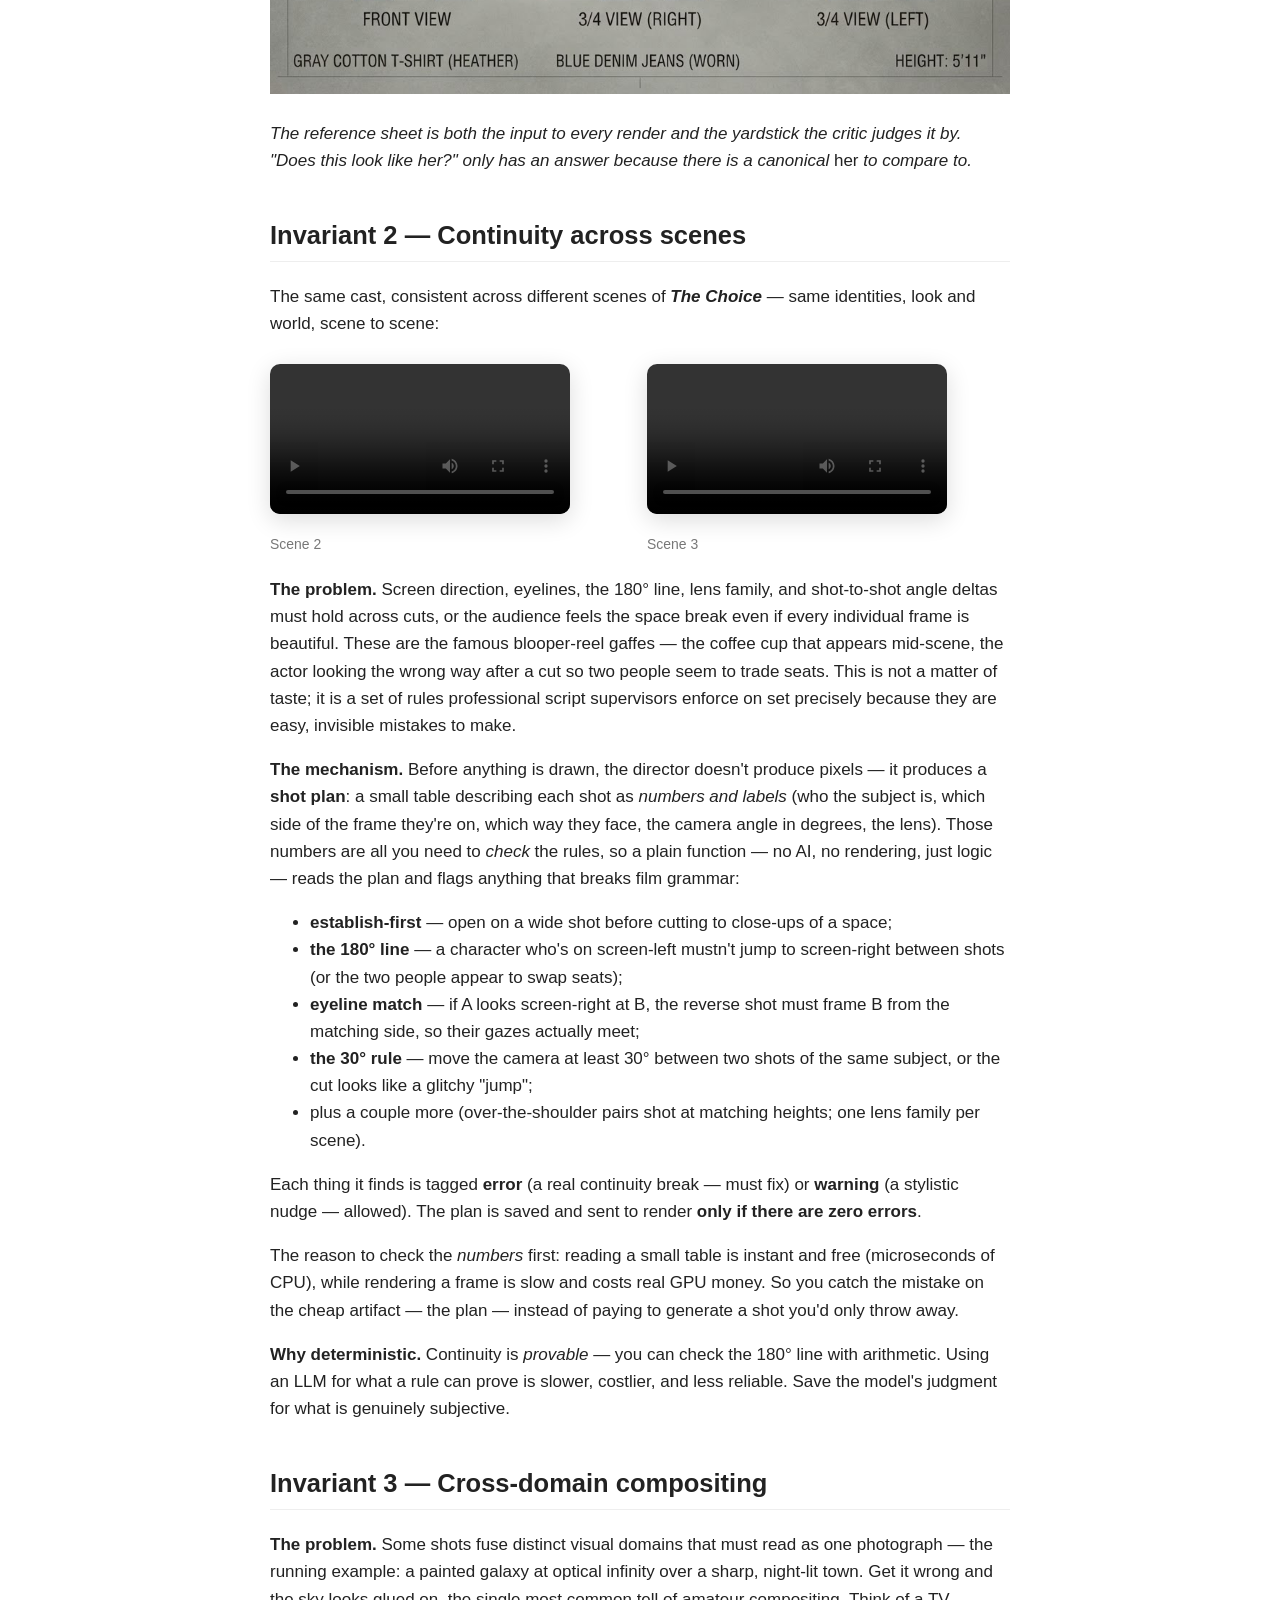
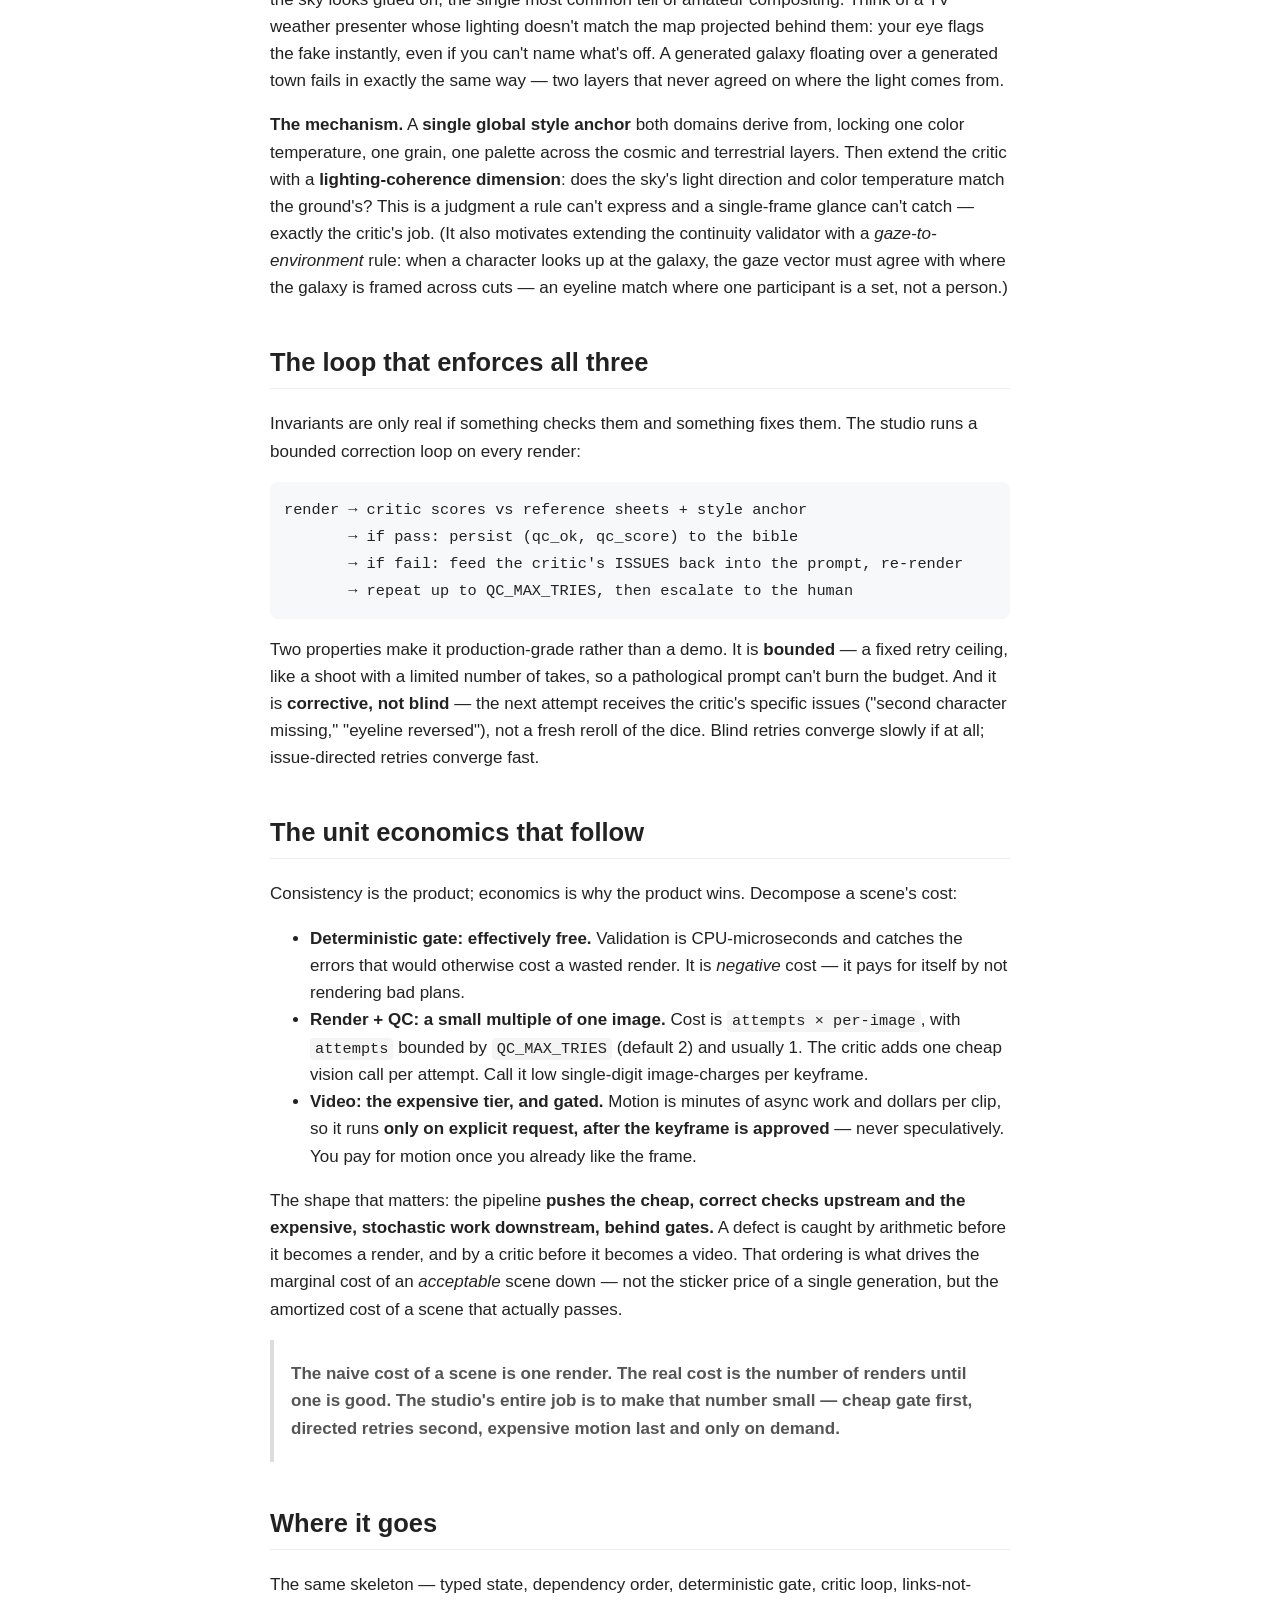
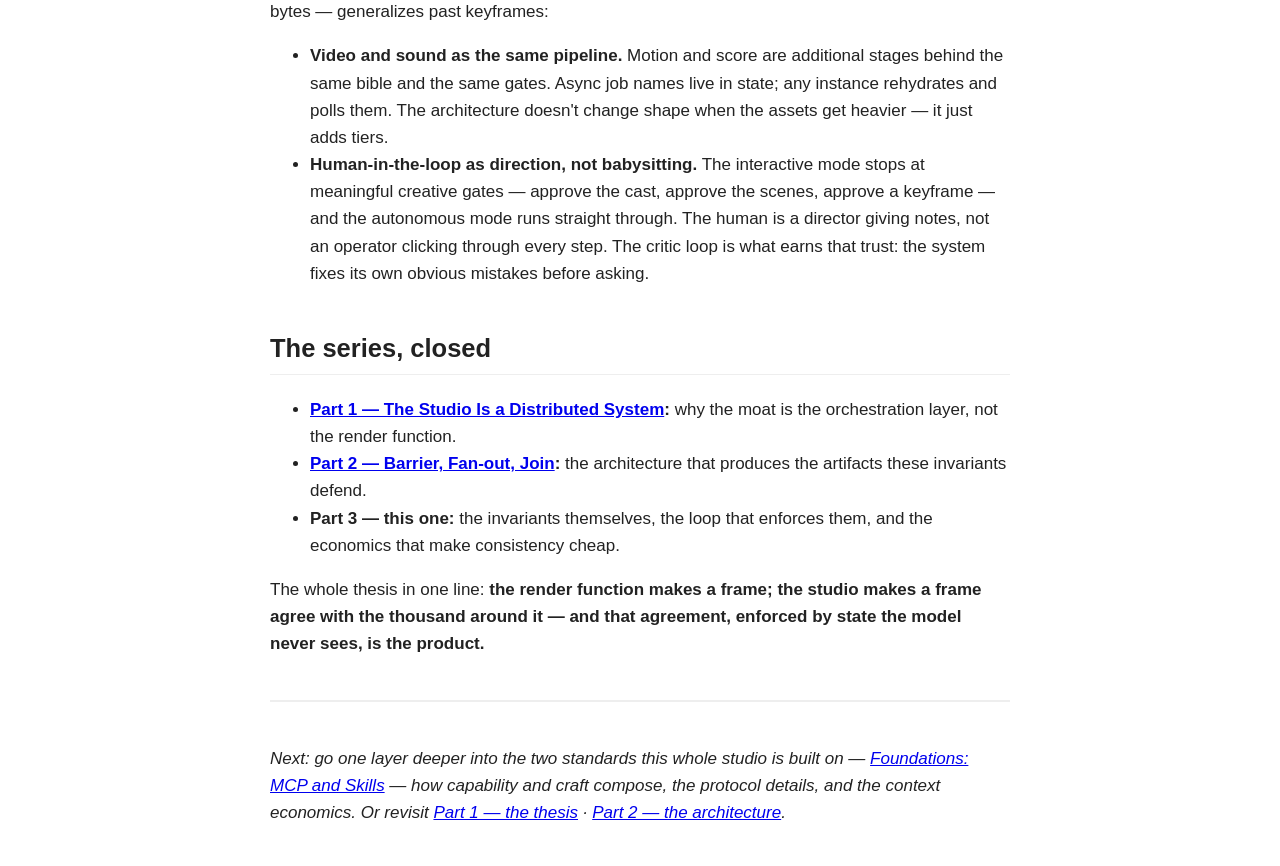
<file: docs/part-3-moat.html>
<!doctype html><meta charset=utf-8>
<title>Consistency Is the Product — The Agentic Studio</title><style>
body{max-width:740px;margin:40px auto;font:17px/1.6 -apple-system,Segoe UI,Roboto,Helvetica,Arial;color:#222;padding:0 16px}
h1{font-size:2em;line-height:1.2} h2{margin-top:1.6em;border-bottom:1px solid #eee;padding-bottom:.2em}
h3{margin-top:1.3em} hr{border:none;border-top:2px solid #eee;margin:2.5em 0}
code{background:#f4f4f4;padding:2px 5px;border-radius:4px;font-size:.9em}
pre{background:#f6f8fa;padding:14px;border-radius:8px;overflow:auto} pre code{background:none;padding:0}
pre.mermaid{background:#fff;text-align:center}
table{border-collapse:collapse;width:100%;margin:1em 0} th,td{border:1px solid #ddd;padding:8px 10px;text-align:left;font-size:.92em}
th{background:#fafafa} blockquote{border-left:4px solid #ddd;margin:1em 0;padding:.2em 1em;color:#555} img{max-width:100%}
video{max-width:100%;border-radius:10px;box-shadow:0 6px 24px rgba(0,0,0,.14);margin:.4em 0}
.gallery{display:grid;grid-template-columns:repeat(auto-fit,minmax(240px,1fr));gap:14px;margin:1.2em 0}
.gallery figure{margin:0} .gallery figcaption{font-size:.82em;color:#777;margin-top:4px}
.site-nav{display:flex;flex-wrap:wrap;align-items:center;gap:8px 12px;margin:0 0 2em;padding-bottom:12px;border-bottom:1px solid #eee}
.site-nav .brand{font-weight:700;color:#111;text-decoration:none;font-size:1.05em;margin-right:auto}
.navlinks{display:flex;flex-wrap:wrap;gap:6px}
.nav-item{text-decoration:none;color:#06c;padding:5px 12px;border-radius:999px;font-size:.92em;white-space:nowrap;transition:background .12s}
.nav-item:hover{background:#eef5ff}
.nav-item.active{background:#06c;color:#fff;pointer-events:none}</style>
<meta property="og:type" content="article"><meta property="og:site_name" content="The Agentic Studio"><meta property="og:title" content="Consistency Is the Product — The Agentic Studio"><meta property="og:description" content="Anyone can generate a clip; the moat is a thousand clips that agree. The invariants, the critic loop, and the unit economics of consistency."><meta property="og:image" content="https://gauravz7.github.io/movie-studio-agent/media/choice-plate-s1.jpg"><meta property="og:url" content="https://gauravz7.github.io/movie-studio-agent/part-3-moat.html"><meta name="twitter:card" content="summary_large_image"><meta name="twitter:title" content="Consistency Is the Product — The Agentic Studio"><meta name="twitter:description" content="Anyone can generate a clip; the moat is a thousand clips that agree. The invariants, the critic loop, and the unit economics of consistency."><meta name="twitter:image" content="https://gauravz7.github.io/movie-studio-agent/media/choice-plate-s1.jpg"><meta name="description" content="Anyone can generate a clip; the moat is a thousand clips that agree. The invariants, the critic loop, and the unit economics of consistency.">
<header class="site-nav"><a class="brand" href="agentic-studio-series.html">🎬 The Agentic Studio</a><nav class="navlinks"><a class="nav-item" href="agentic-studio-series.html" title="Overview">Series</a><a class="nav-item" href="part-1-thesis.html" title="Thesis">Part 1</a><a class="nav-item" href="pre-production-barrier.html" title="Architecture">Part 2</a><a class="nav-item active" href="#" title="Moat">Part 3</a><a class="nav-item" href="index.html" title="MCP & Skills">Foundations</a></nav></header>
<h1>Part 3 · Consistency Is the Product</h1>
<p><em>Part 3 of </em><em><a href="agentic-studio-series.html">The Agentic Studio</a></em><em>. Anyone can generate a clip. The moat
is making a thousand clips that agree — on a face, a set, a light, a line of action — and doing it
cheaply enough that the marginal scene approaches free. This part is about the invariants that are
hard on purpose, and the unit economics that follow from getting them right.</em></p>
<hr />
<h2>The moat is an invariant, not a model</h2>
<p>Part 1 argued the render function is being commoditized; Part 2 built the scheduler around it. The
open question is where defensibility lives once every competitor can call the same generator. The
answer is the thing a raw generator structurally cannot give you:</p>
<blockquote>
<p><strong>Cross-asset consistency. A generator optimizes each output independently; a studio optimizes the
<em>agreement</em> between outputs. That agreement is enforced by state and validation the model never
sees — which is exactly why a better model doesn't erase the moat, it feeds it.</strong></p>
</blockquote>
<p>Three invariants carry the weight. Each is a concrete engineering problem with a concrete mechanism,
and each gets harder — not easier — as the render function improves, because a sharper render makes an
inconsistency <em>more</em> obvious, not less.</p>
<p><img alt="Three shots of one scene with the same characters, set, and screen direction — the product of all three invariants holding at once" src="media/choice-storyboard-3shot.png" /></p>
<p><em>What "the product" looks like: three framings of one scene where identity, continuity, and the world
all hold. No single render gives you this — it's the invariants below, enforced together.</em></p>
<h2>Invariant 1 — Identity across shots</h2>
<p>The identity anchors from <strong><em>The Choice</em></strong> — one canonical reference sheet per character, re-fed into
every shot so the same face/wardrobe survives the whole film:</p>
<div class="gallery">
<figure><img src="media/choice-arthur.png" alt="Arthur reference sheet"><figcaption>Arthur</figcaption></figure>
<figure><img src="media/choice-martha.png" alt="Martha reference sheet"><figcaption>Martha</figcaption></figure>
<figure><img src="media/choice-buddy.png" alt="Buddy reference sheet"><figcaption>Buddy</figcaption></figure>
</div>

<p><strong>The problem.</strong> The same character must read as one person across dozens of shots, at different
angles, distances, and lighting, when every render is an independent stochastic draw. Prompt the same
description twice and you get two different people — imagine a film where the lead is quietly recast
with a new look-alike in every single scene. That's the default behavior you're fighting.</p>
<p><strong>The mechanism.</strong> Cast once, then condition every render on a <strong>canonical reference sheet</strong> — a
front + 3/4 view generated at project start and stored in the bible. Keyframes are composed <em>from</em>
those sheets, not re-described from text. And critically, composition adds <strong>one character at a time</strong>
(≤2 reference images per model call) starting from the styled empty set plate: pass a crowd of
references at once and the model drops or invents people. The constraint is counterintuitive and it is
load-bearing — resist the urge to "optimize" it into a single multi-reference call.</p>
<p><strong>The judge.</strong> A vision critic scores identity <em>against the reference sheets</em>, not against a vague
notion of "a person." A single-image check literally cannot tell "the same character" from "a
character"; the reference is what makes the score mean something.</p>
<p><img alt="The reference sheet the critic scores against: multiple views of one character plus a colour key" src="media/choice-arthur.png" /></p>
<p><em>The reference sheet is both the input to every render and the yardstick the critic judges it by.
"Does this look like her?" only has an answer because there is a canonical </em>her<em> to compare to.</em></p>
<h2>Invariant 2 — Continuity across scenes</h2>
<p>The same cast, consistent across different scenes of <strong><em>The Choice</em></strong> — same identities, look and
world, scene to scene:</p>
<div class="gallery">
<figure><video controls preload="metadata" src="media/choice-scene-2.mp4"></video><figcaption>Scene 2</figcaption></figure>
<figure><video controls preload="metadata" src="media/choice-scene-3.mp4"></video><figcaption>Scene 3</figcaption></figure>
</div>

<p><strong>The problem.</strong> Screen direction, eyelines, the 180° line, lens family, and shot-to-shot angle
deltas must hold across cuts, or the audience feels the space break even if every individual frame is
beautiful. These are the famous blooper-reel gaffes — the coffee cup that appears mid-scene, the
actor looking the wrong way after a cut so two people seem to trade seats. This is not a matter of
taste; it is a set of rules professional script supervisors enforce on set precisely because they are
easy, invisible mistakes to make.</p>
<p><strong>The mechanism.</strong> Before anything is drawn, the director doesn't produce pixels — it produces a
<strong>shot plan</strong>: a small table describing each shot as <em>numbers and labels</em> (who the subject is, which
side of the frame they're on, which way they face, the camera angle in degrees, the lens). Those
numbers are all you need to <em>check</em> the rules, so a plain function — no AI, no rendering, just logic —
reads the plan and flags anything that breaks film grammar:</p>
<ul>
<li><strong>establish-first</strong> — open on a wide shot before cutting to close-ups of a space;</li>
<li><strong>the 180° line</strong> — a character who's on screen-left mustn't jump to screen-right between shots (or
  the two people appear to swap seats);</li>
<li><strong>eyeline match</strong> — if A looks screen-right at B, the reverse shot must frame B from the matching
  side, so their gazes actually meet;</li>
<li><strong>the 30° rule</strong> — move the camera at least 30° between two shots of the same subject, or the cut
  looks like a glitchy "jump";</li>
<li>plus a couple more (over-the-shoulder pairs shot at matching heights; one lens family per scene).</li>
</ul>
<p>Each thing it finds is tagged <strong>error</strong> (a real continuity break — must fix) or <strong>warning</strong> (a
stylistic nudge — allowed). The plan is saved and sent to render <strong>only if there are zero errors</strong>.</p>
<p>The reason to check the <em>numbers</em> first: reading a small table is instant and free (microseconds of
CPU), while rendering a frame is slow and costs real GPU money. So you catch the mistake on the cheap
artifact — the plan — instead of paying to generate a shot you'd only throw away.</p>
<p><strong>Why deterministic.</strong> Continuity is <em>provable</em> — you can check the 180° line with arithmetic. Using
an LLM for what a rule can prove is slower, costlier, and less reliable. Save the model's judgment for
what is genuinely subjective.</p>
<h2>Invariant 3 — Cross-domain compositing</h2>
<p><strong>The problem.</strong> Some shots fuse distinct visual domains that must read as one photograph — the
running example: a painted galaxy at optical infinity over a sharp, night-lit town. Get it wrong and
the sky looks glued on, the single most common tell of amateur compositing. Think of a TV weather
presenter whose lighting doesn't match the map projected behind them: your eye flags the fake
instantly, even if you can't name what's off. A generated galaxy floating over a generated town fails
in exactly the same way — two layers that never agreed on where the light comes from.</p>
<p><strong>The mechanism.</strong> A <strong>single global style anchor</strong> both domains derive from, locking one color
temperature, one grain, one palette across the cosmic and terrestrial layers. Then extend the critic
with a <strong>lighting-coherence dimension</strong>: does the sky's light direction and color temperature match
the ground's? This is a judgment a rule can't express and a single-frame glance can't catch — exactly
the critic's job. (It also motivates extending the continuity validator with a <em>gaze-to-environment</em>
rule: when a character looks up at the galaxy, the gaze vector must agree with where the galaxy is
framed across cuts — an eyeline match where one participant is a set, not a person.)</p>
<h2>The loop that enforces all three</h2>
<p>Invariants are only real if something checks them and something fixes them. The studio runs a bounded
correction loop on every render:</p>
<pre><code>render → critic scores vs reference sheets + style anchor
       → if pass: persist (qc_ok, qc_score) to the bible
       → if fail: feed the critic's ISSUES back into the prompt, re-render
       → repeat up to QC_MAX_TRIES, then escalate to the human
</code></pre>
<p>Two properties make it production-grade rather than a demo. It is <strong>bounded</strong> — a fixed retry ceiling,
like a shoot with a limited number of takes, so a pathological prompt can't burn the budget. And it is
<strong>corrective, not blind</strong> — the next attempt receives the critic's specific issues ("second character
missing," "eyeline reversed"), not a fresh reroll of the dice. Blind retries converge slowly if at
all; issue-directed retries converge fast.</p>
<h2>The unit economics that follow</h2>
<p>Consistency is the product; economics is why the product wins. Decompose a scene's cost:</p>
<ul>
<li><strong>Deterministic gate: effectively free.</strong> Validation is CPU-microseconds and catches the errors
  that would otherwise cost a wasted render. It is <em>negative</em> cost — it pays for itself by not
  rendering bad plans.</li>
<li><strong>Render + QC: a small multiple of one image.</strong> Cost is <code>attempts × per-image</code>, with <code>attempts</code>
  bounded by <code>QC_MAX_TRIES</code> (default 2) and usually 1. The critic adds one cheap vision call per
  attempt. Call it low single-digit image-charges per keyframe.</li>
<li><strong>Video: the expensive tier, and gated.</strong> Motion is minutes of async work and dollars per clip, so
  it runs <strong>only on explicit request, after the keyframe is approved</strong> — never speculatively. You pay
  for motion once you already like the frame.</li>
</ul>
<p>The shape that matters: the pipeline <strong>pushes the cheap, correct checks upstream and the expensive,
stochastic work downstream, behind gates.</strong> A defect is caught by arithmetic before it becomes a
render, and by a critic before it becomes a video. That ordering is what drives the marginal cost of an
<em>acceptable</em> scene down — not the sticker price of a single generation, but the amortized cost of a
scene that actually passes.</p>
<blockquote>
<p><strong>The naive cost of a scene is one render. The real cost is the number of renders until one is
good. The studio's entire job is to make that number small — cheap gate first, directed retries
second, expensive motion last and only on demand.</strong></p>
</blockquote>
<h2>Where it goes</h2>
<p>The same skeleton — typed state, dependency order, deterministic gate, critic loop, links-not-bytes —
generalizes past keyframes:</p>
<ul>
<li><strong>Video and sound as the same pipeline.</strong> Motion and score are additional stages behind the same
  bible and the same gates. Async job names live in state; any instance rehydrates and polls them. The
  architecture doesn't change shape when the assets get heavier — it just adds tiers.</li>
<li><strong>Human-in-the-loop as direction, not babysitting.</strong> The interactive mode stops at meaningful
  creative gates — approve the cast, approve the scenes, approve a keyframe — and the autonomous mode
  runs straight through. The human is a director giving notes, not an operator clicking through every
  step. The critic loop is what earns that trust: the system fixes its own obvious mistakes before
  asking.</li>
</ul>
<h2>The series, closed</h2>
<ul>
<li><strong><a href="part-1-thesis.html">Part 1 — The Studio Is a Distributed System</a>:</strong> why the moat is the
  orchestration layer, not the render function.</li>
<li><strong><a href="pre-production-barrier.html">Part 2 — Barrier, Fan-out, Join</a>:</strong> the architecture that produces
  the artifacts these invariants defend.</li>
<li><strong>Part 3 — this one:</strong> the invariants themselves, the loop that enforces them, and the economics
  that make consistency cheap.</li>
</ul>
<p>The whole thesis in one line: <strong>the render function makes a frame; the studio makes a frame agree with
the thousand around it — and that agreement, enforced by state the model never sees, is the product.</strong></p>
<hr />
<p><em>Next: go one layer deeper into the two standards this whole studio is built on —
</em><em><a href="index.html">Foundations: MCP and Skills</a></em><em> — how capability and craft compose, the protocol
details, and the context economics. Or revisit </em><em><a href="part-1-thesis.html">Part 1 — the thesis</a></em><em> ·
</em><em><a href="pre-production-barrier.html">Part 2 — the architecture</a></em><em>.</em></p>
</file>
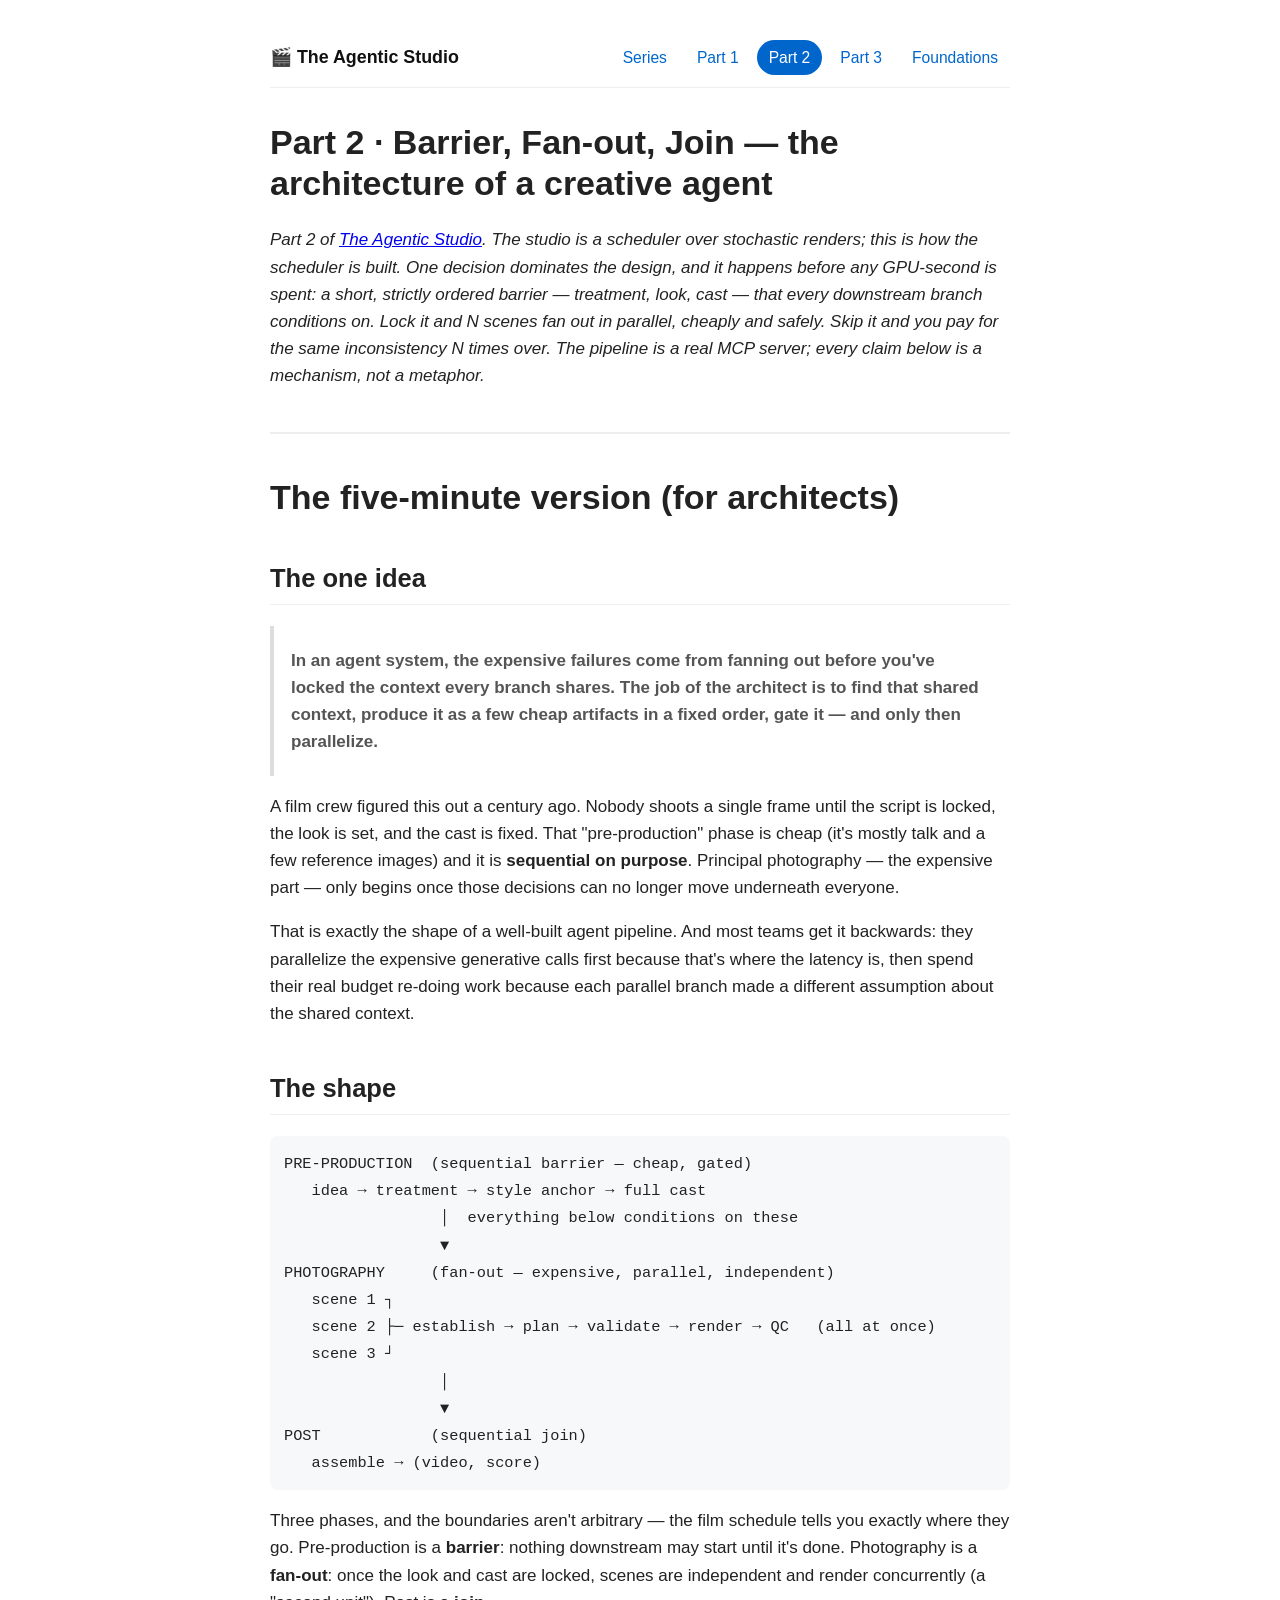
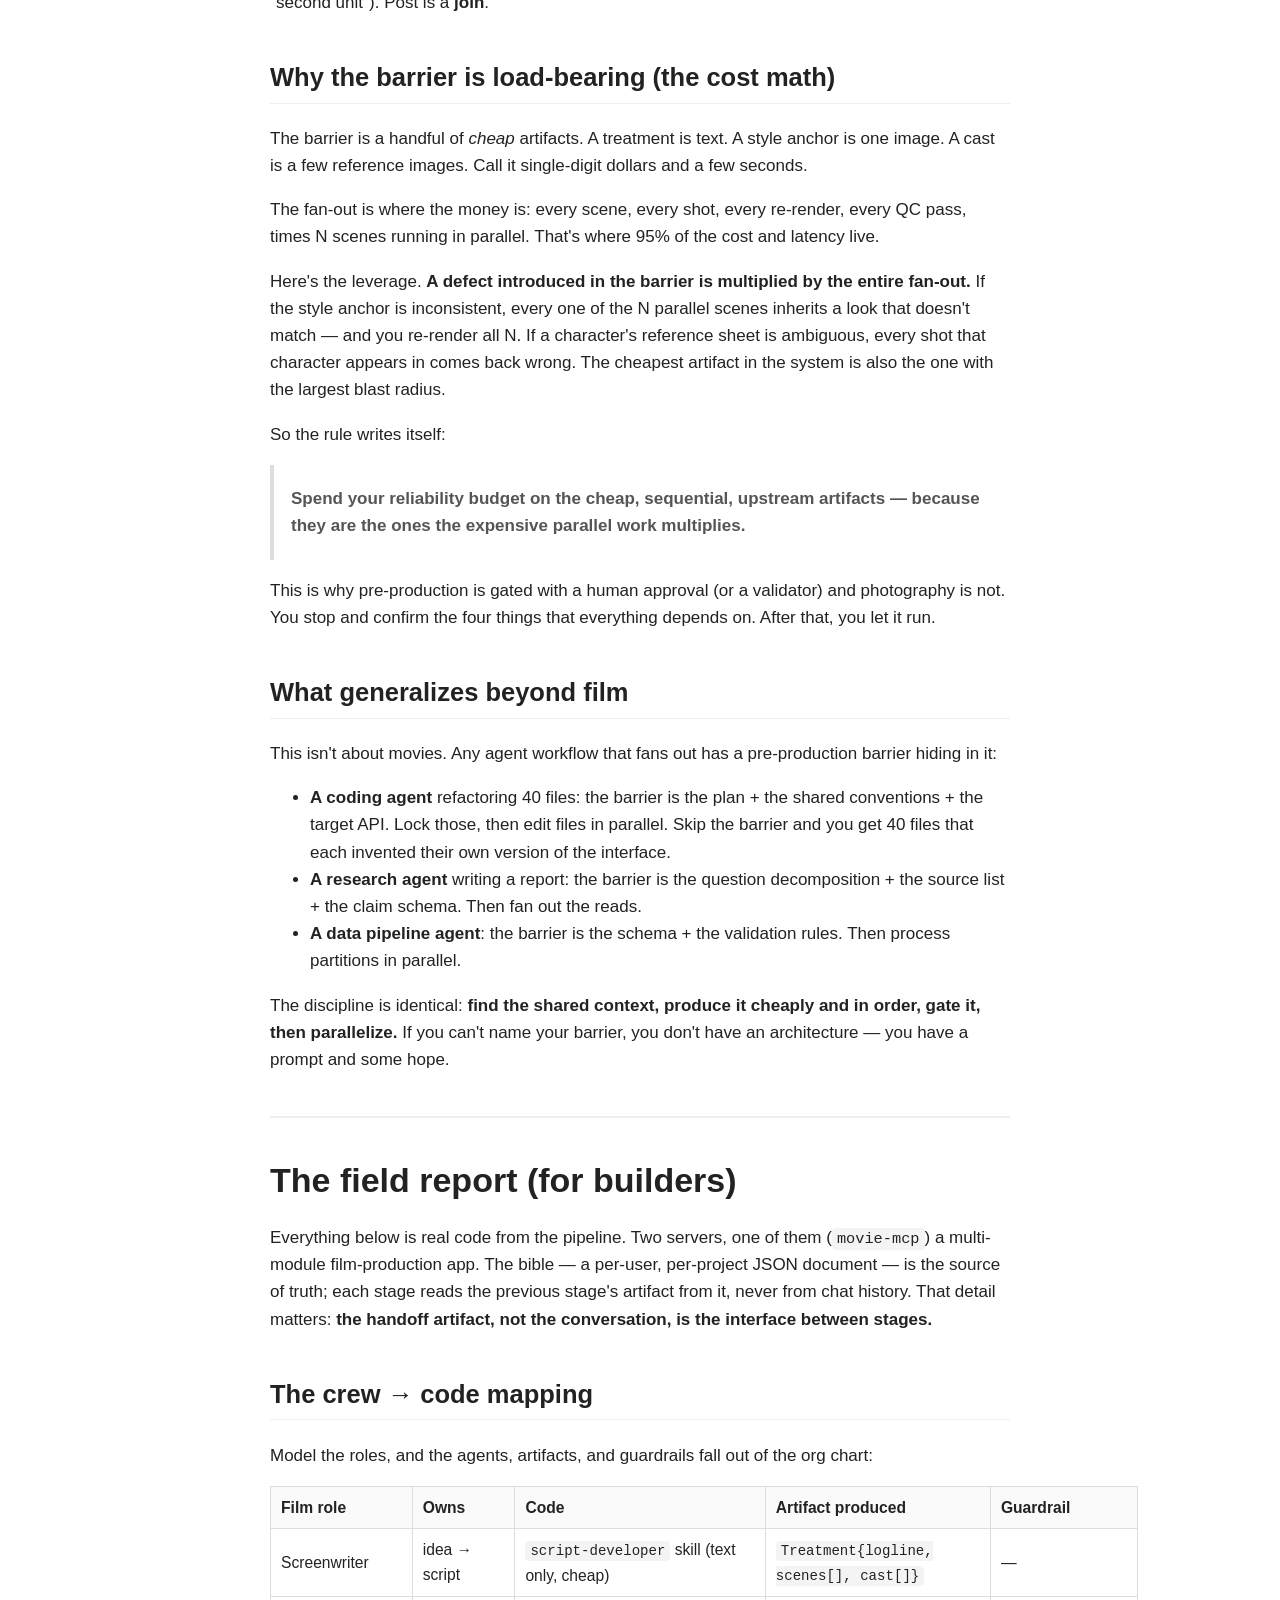
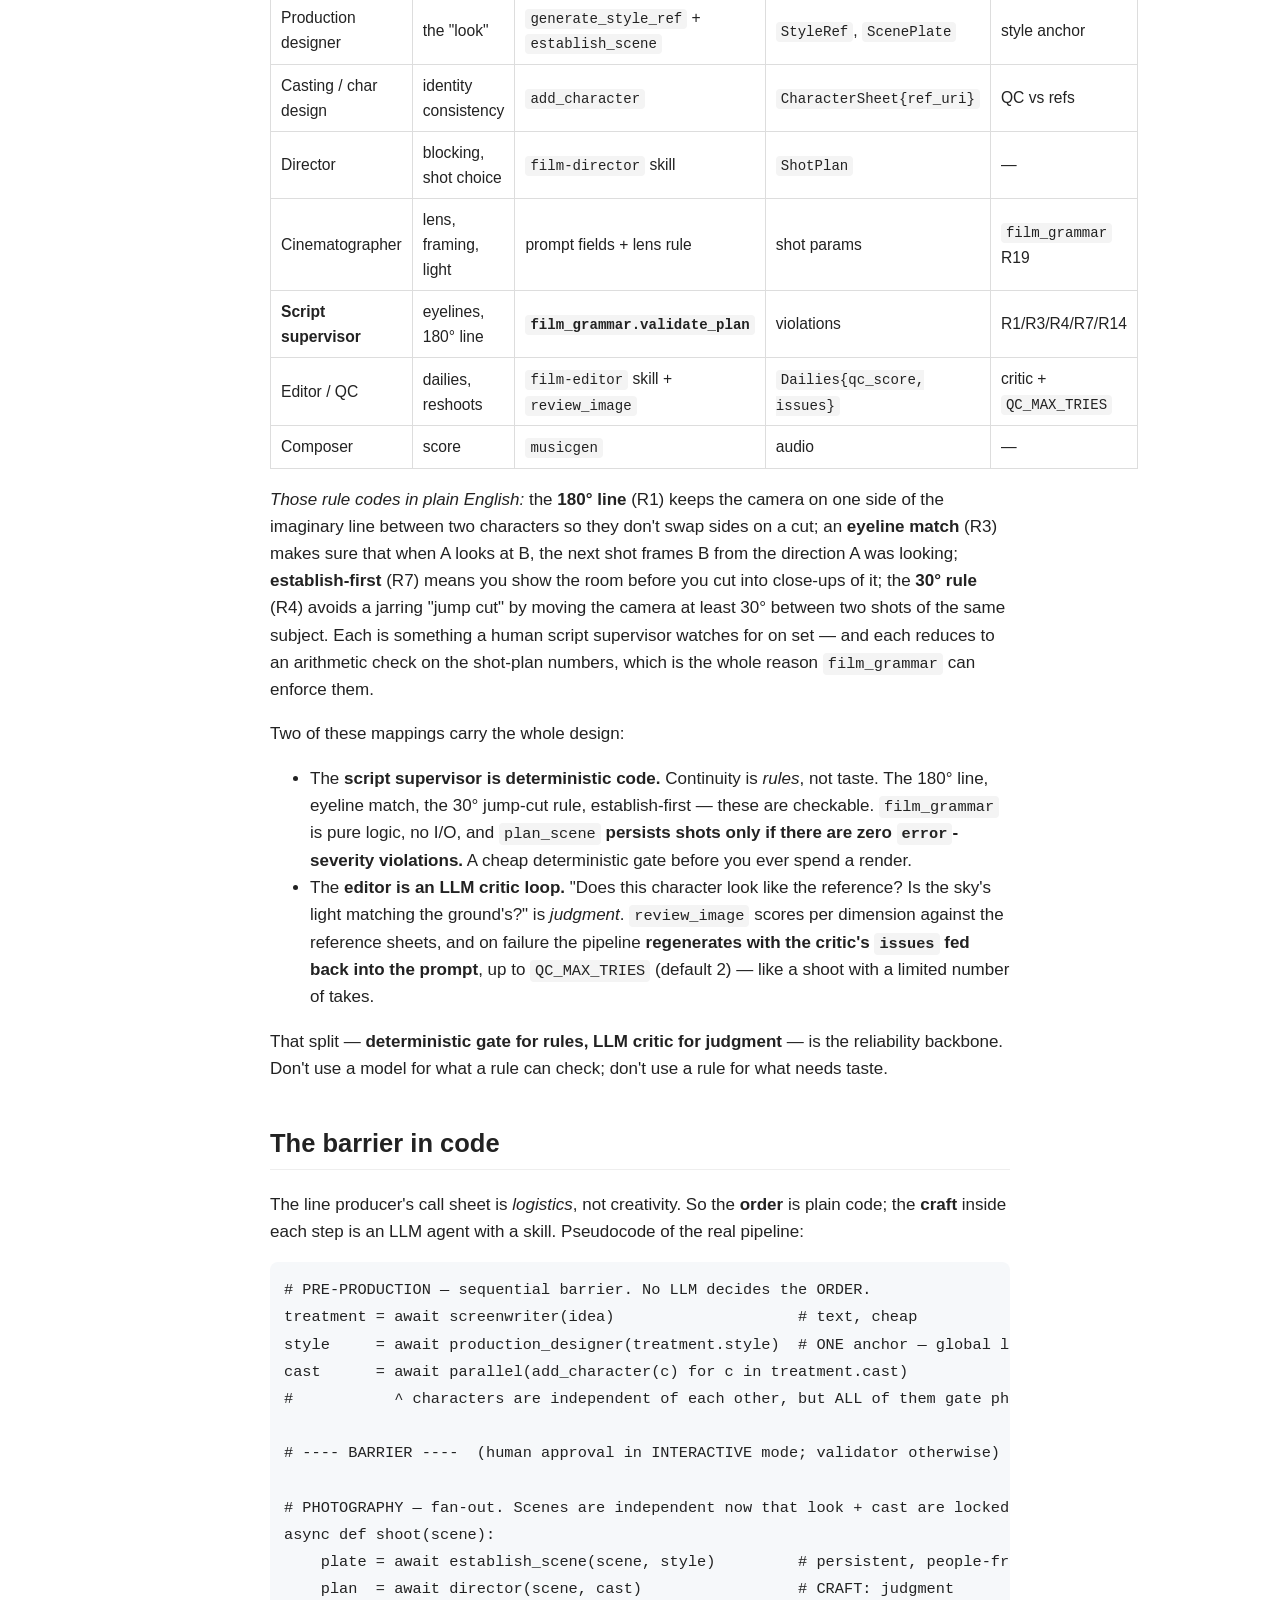
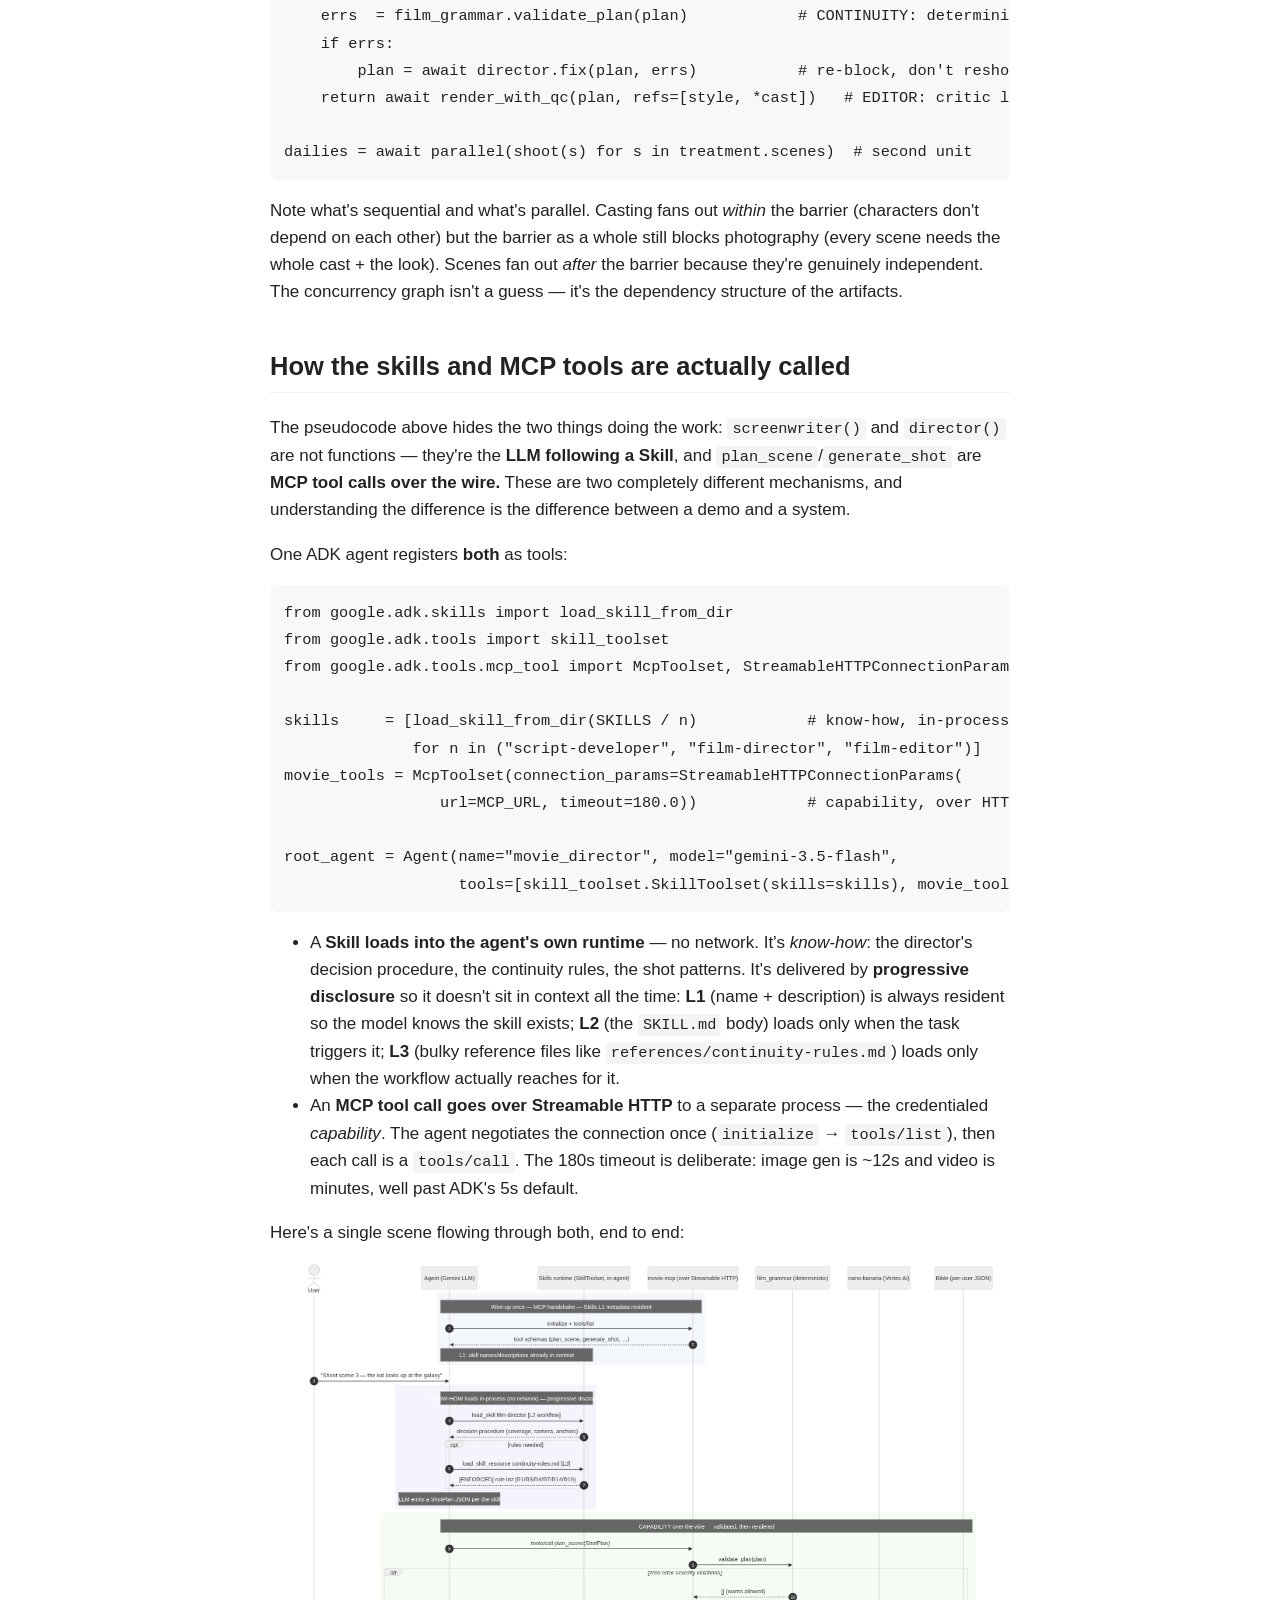
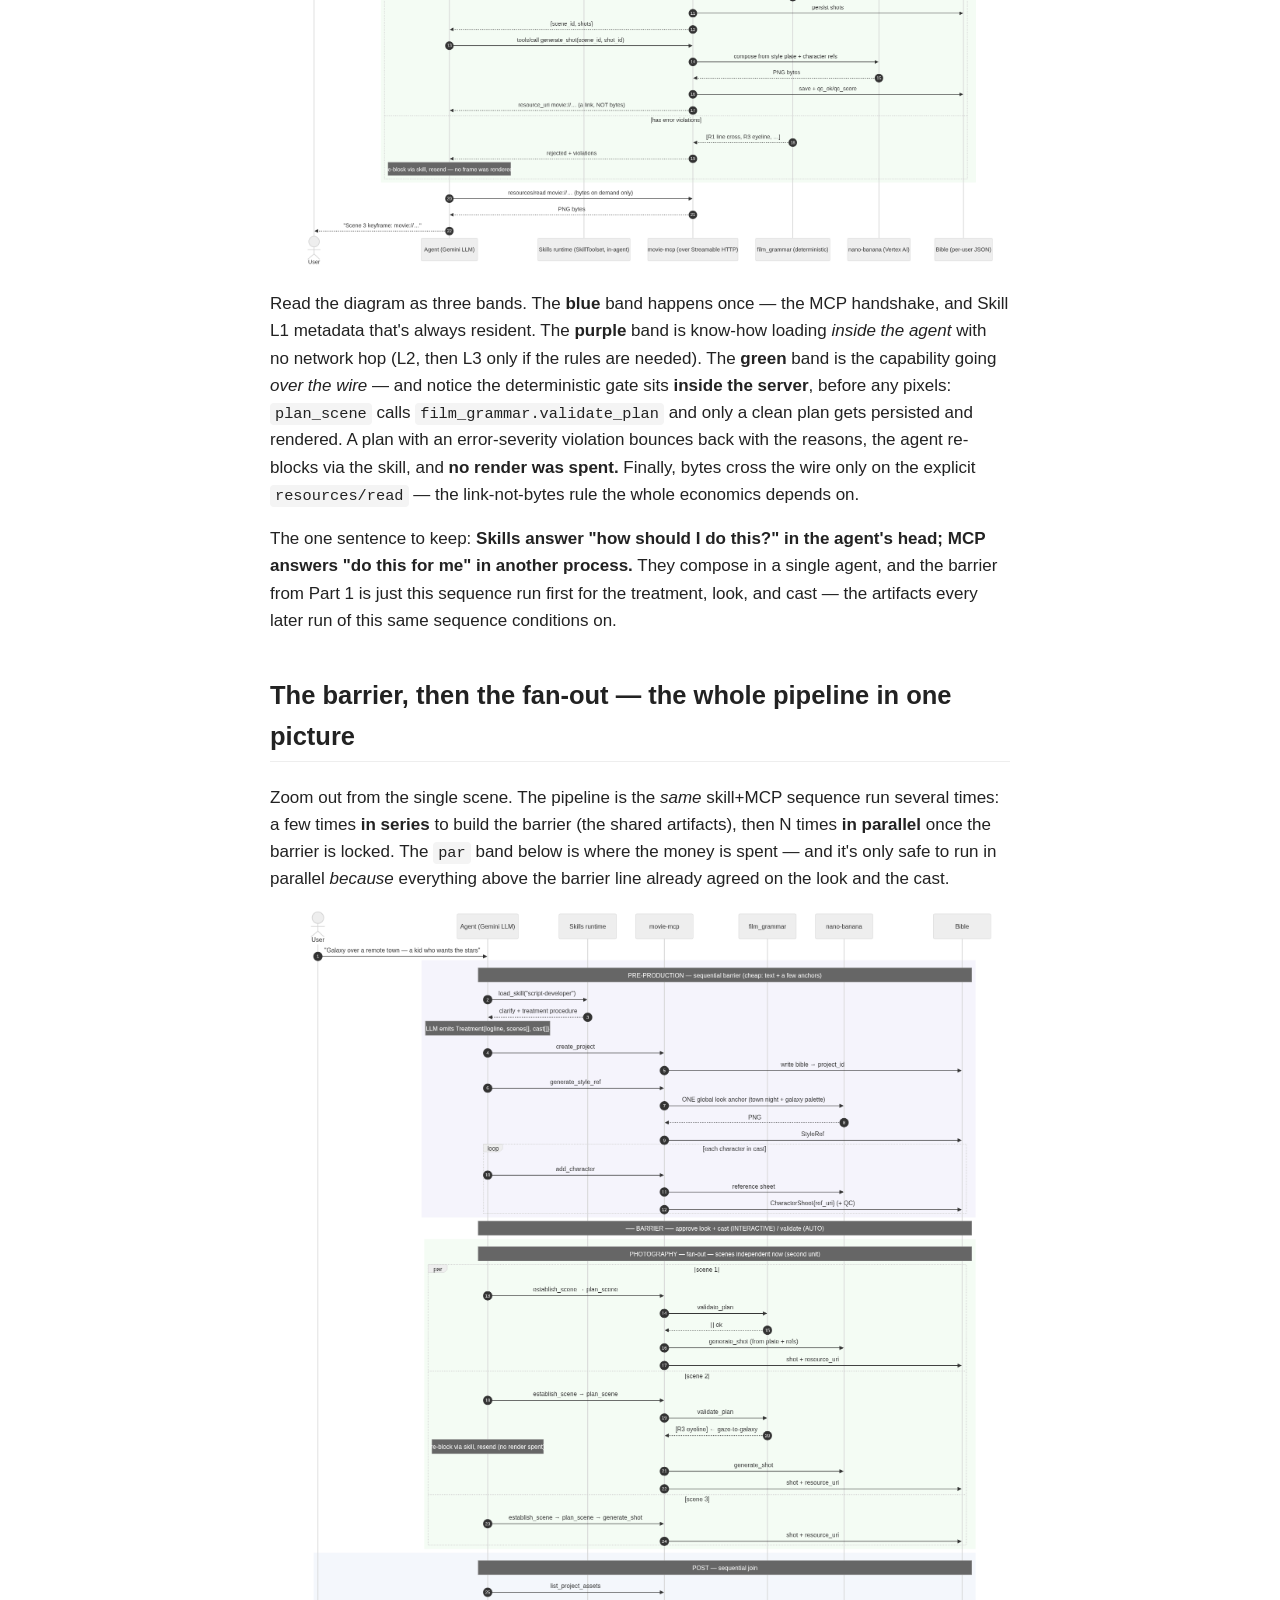
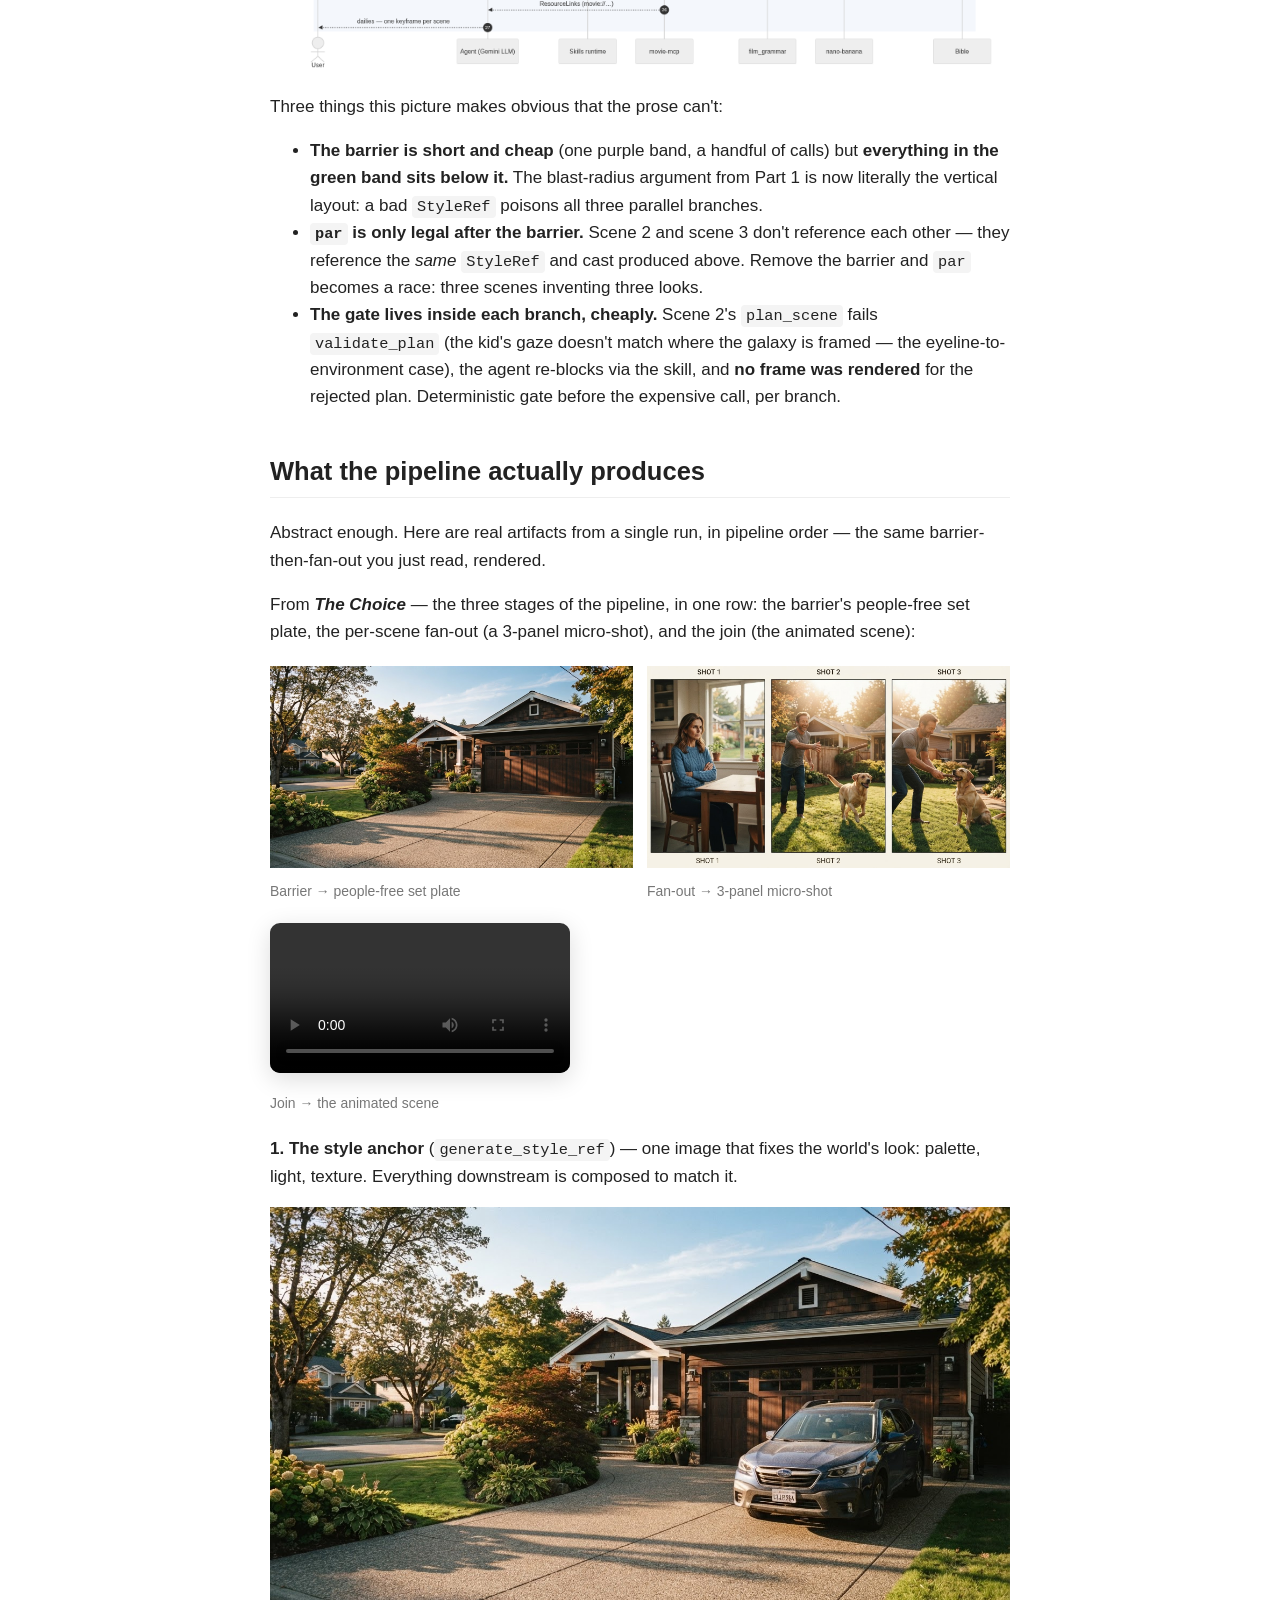
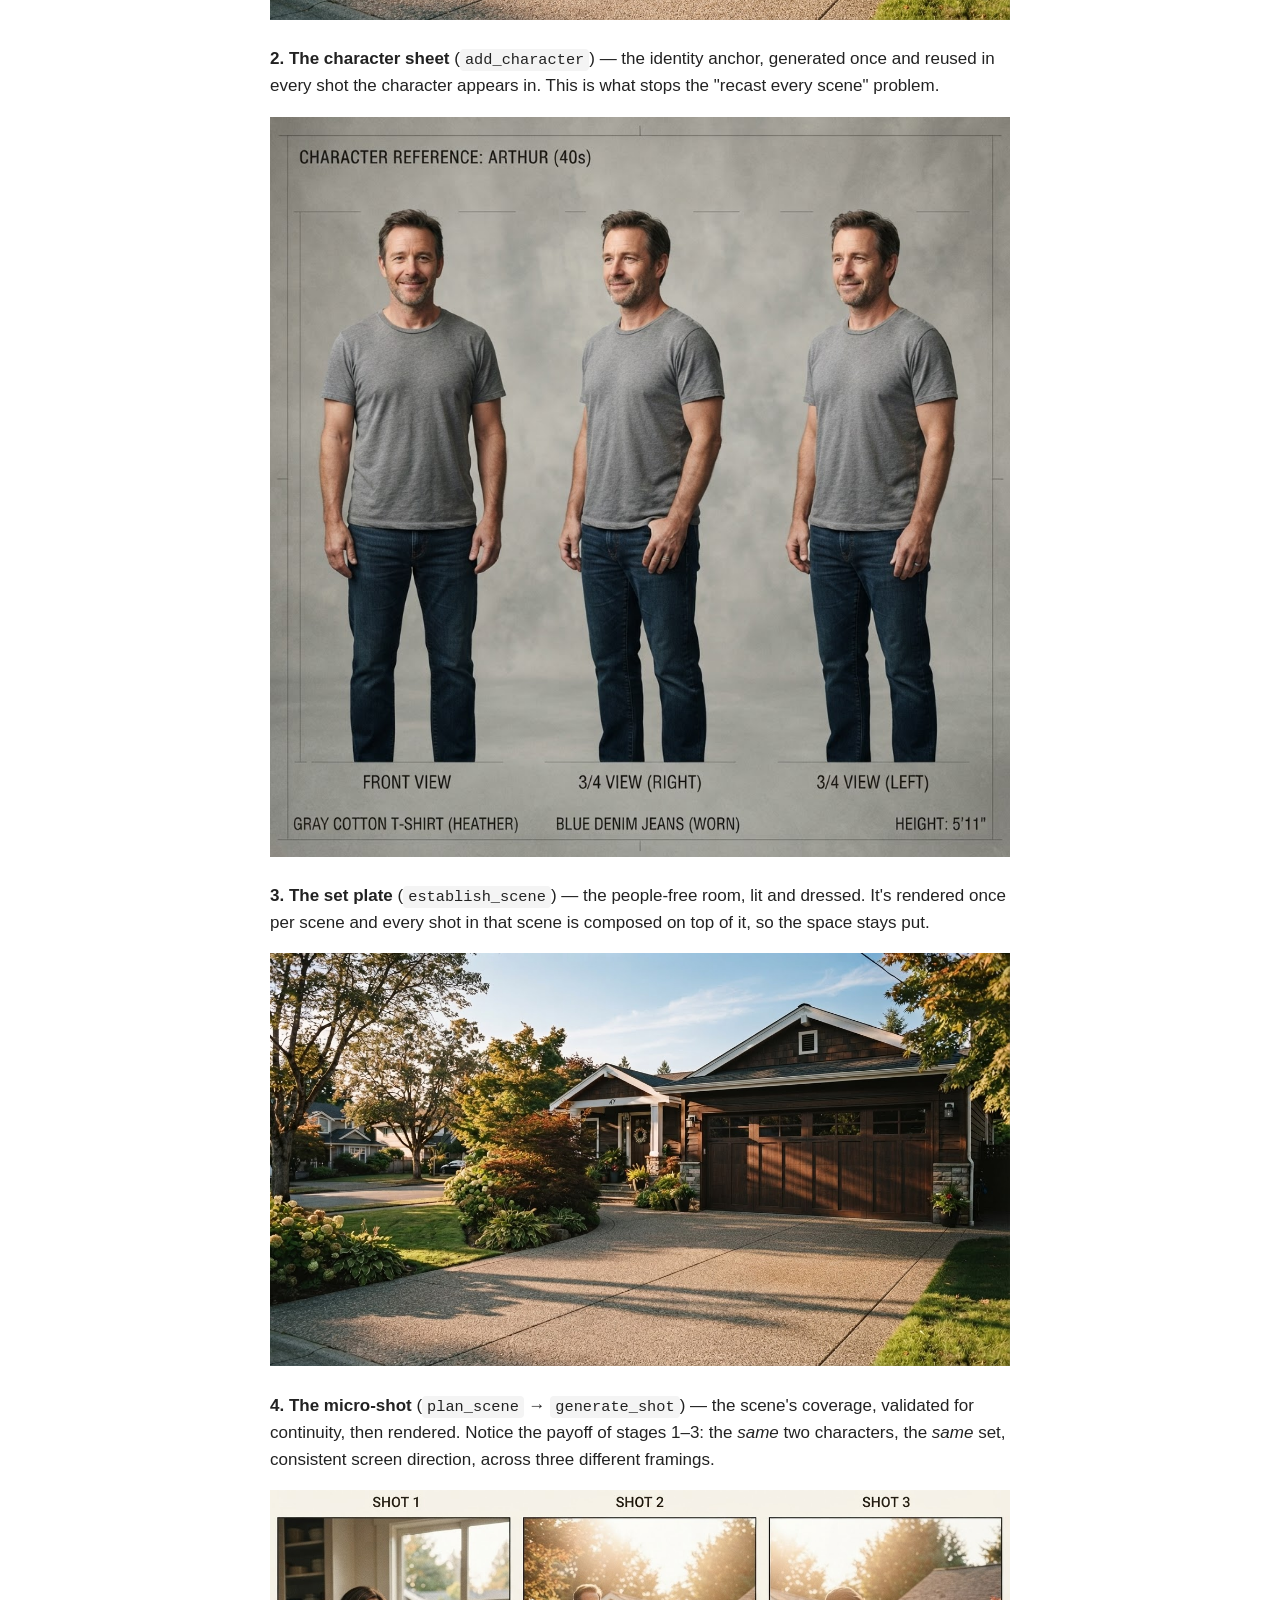
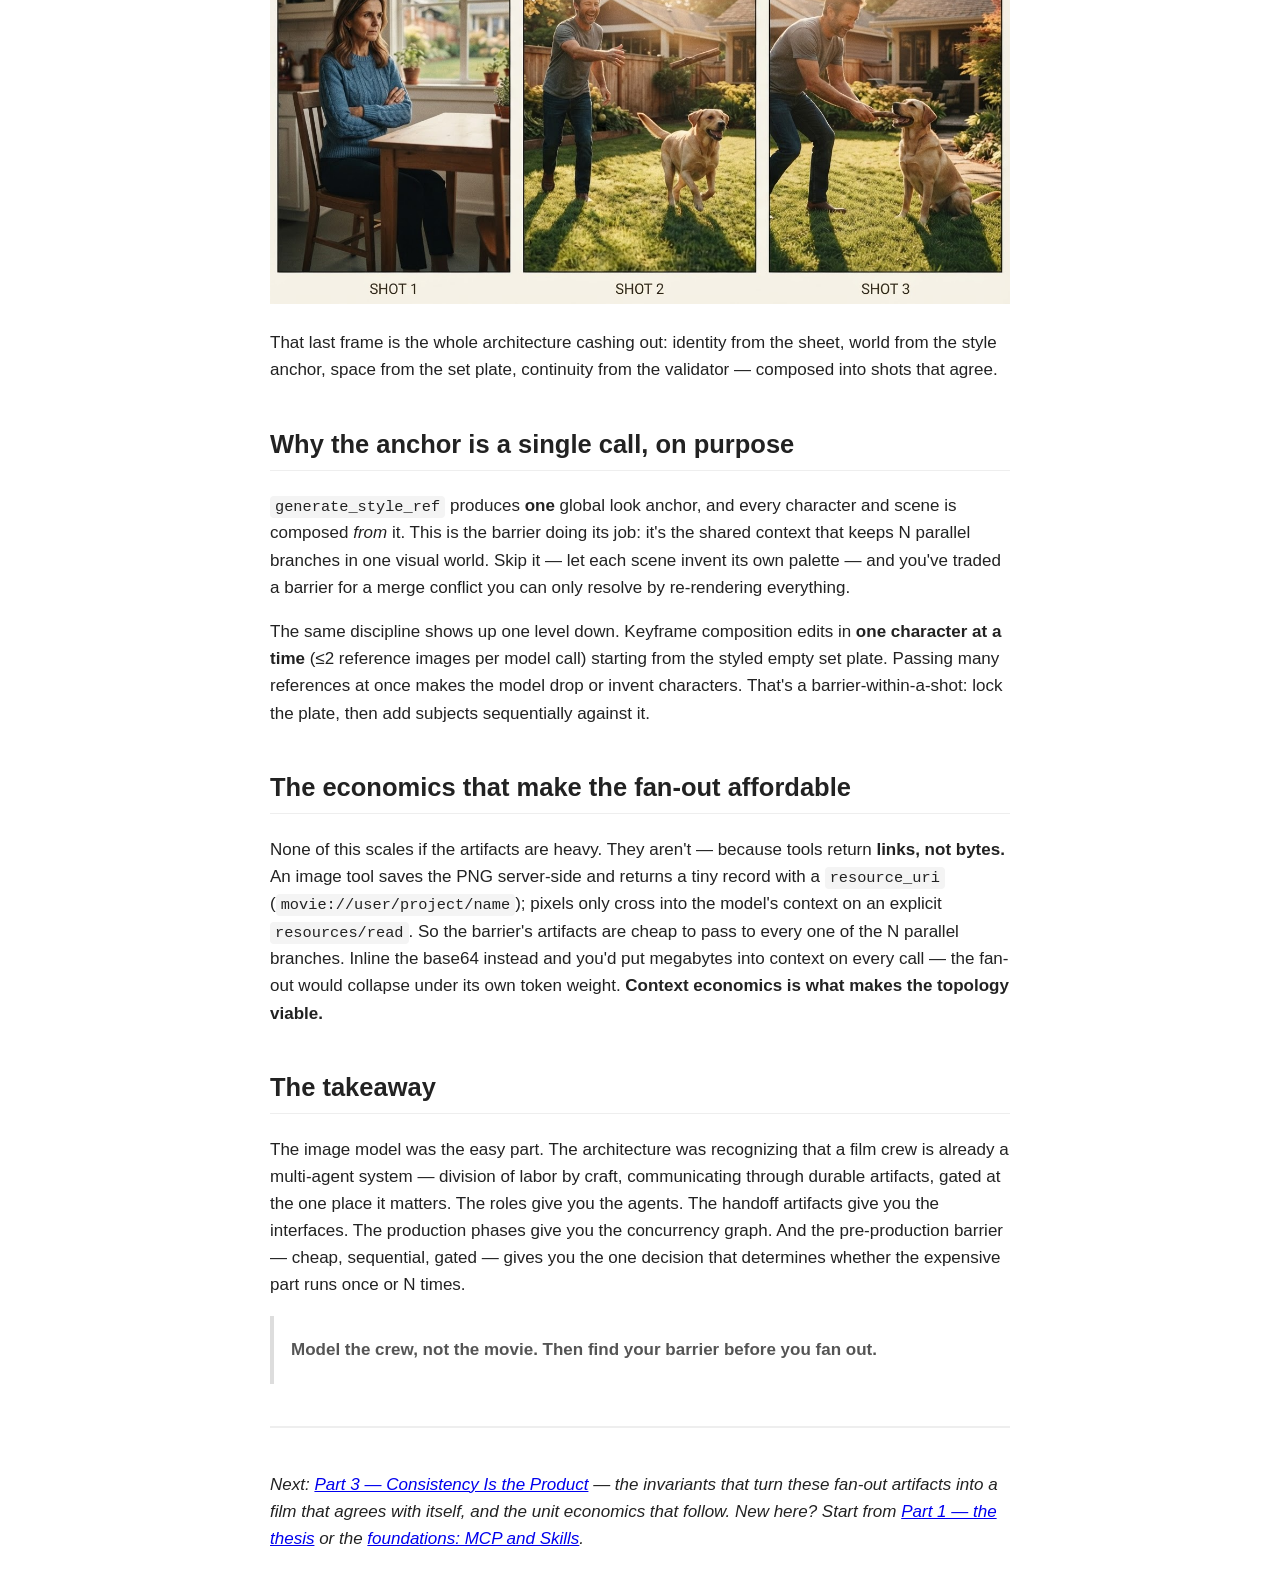
<file: docs/pre-production-barrier.html>
<!doctype html><meta charset=utf-8>
<title>Barrier, Fan-out, Join — The Agentic Studio</title><style>
body{max-width:740px;margin:40px auto;font:17px/1.6 -apple-system,Segoe UI,Roboto,Helvetica,Arial;color:#222;padding:0 16px}
h1{font-size:2em;line-height:1.2} h2{margin-top:1.6em;border-bottom:1px solid #eee;padding-bottom:.2em}
h3{margin-top:1.3em} hr{border:none;border-top:2px solid #eee;margin:2.5em 0}
code{background:#f4f4f4;padding:2px 5px;border-radius:4px;font-size:.9em}
pre{background:#f6f8fa;padding:14px;border-radius:8px;overflow:auto} pre code{background:none;padding:0}
pre.mermaid{background:#fff;text-align:center}
table{border-collapse:collapse;width:100%;margin:1em 0} th,td{border:1px solid #ddd;padding:8px 10px;text-align:left;font-size:.92em}
th{background:#fafafa} blockquote{border-left:4px solid #ddd;margin:1em 0;padding:.2em 1em;color:#555} img{max-width:100%}
video{max-width:100%;border-radius:10px;box-shadow:0 6px 24px rgba(0,0,0,.14);margin:.4em 0}
.gallery{display:grid;grid-template-columns:repeat(auto-fit,minmax(240px,1fr));gap:14px;margin:1.2em 0}
.gallery figure{margin:0} .gallery figcaption{font-size:.82em;color:#777;margin-top:4px}
.site-nav{display:flex;flex-wrap:wrap;align-items:center;gap:8px 12px;margin:0 0 2em;padding-bottom:12px;border-bottom:1px solid #eee}
.site-nav .brand{font-weight:700;color:#111;text-decoration:none;font-size:1.05em;margin-right:auto}
.navlinks{display:flex;flex-wrap:wrap;gap:6px}
.nav-item{text-decoration:none;color:#06c;padding:5px 12px;border-radius:999px;font-size:.92em;white-space:nowrap;transition:background .12s}
.nav-item:hover{background:#eef5ff}
.nav-item.active{background:#06c;color:#fff;pointer-events:none}</style>
<meta property="og:type" content="article"><meta property="og:site_name" content="The Agentic Studio"><meta property="og:title" content="Barrier, Fan-out, Join — The Agentic Studio"><meta property="og:description" content="Barrier, fan-out, join — the architecture that forces N stochastic outputs to agree, with the exact Skill + MCP call path and the deterministic gate."><meta property="og:image" content="https://gauravz7.github.io/movie-studio-agent/media/seq-callpath.png"><meta property="og:url" content="https://gauravz7.github.io/movie-studio-agent/pre-production-barrier.html"><meta name="twitter:card" content="summary_large_image"><meta name="twitter:title" content="Barrier, Fan-out, Join — The Agentic Studio"><meta name="twitter:description" content="Barrier, fan-out, join — the architecture that forces N stochastic outputs to agree, with the exact Skill + MCP call path and the deterministic gate."><meta name="twitter:image" content="https://gauravz7.github.io/movie-studio-agent/media/seq-callpath.png"><meta name="description" content="Barrier, fan-out, join — the architecture that forces N stochastic outputs to agree, with the exact Skill + MCP call path and the deterministic gate.">
<header class="site-nav"><a class="brand" href="agentic-studio-series.html">🎬 The Agentic Studio</a><nav class="navlinks"><a class="nav-item" href="agentic-studio-series.html" title="Overview">Series</a><a class="nav-item" href="part-1-thesis.html" title="Thesis">Part 1</a><a class="nav-item active" href="#" title="Architecture">Part 2</a><a class="nav-item" href="part-3-moat.html" title="Moat">Part 3</a><a class="nav-item" href="index.html" title="MCP & Skills">Foundations</a></nav></header>
<h1>Part 2 · Barrier, Fan-out, Join — the architecture of a creative agent</h1>
<p><em>Part 2 of </em><em><a href="agentic-studio-series.html">The Agentic Studio</a></em><em>. The studio is a scheduler over
stochastic renders; this is how the scheduler is built. One decision dominates the design, and it
happens </em><em>before any GPU-second is spent</em><em>: a short, strictly ordered barrier — treatment, look,
cast — that every downstream branch conditions on. Lock it and N scenes fan out in parallel, cheaply
and safely. Skip it and you pay for the same inconsistency N times over. The pipeline is a real MCP
server; every claim below is a mechanism, not a metaphor.</em></p>
<hr />
<h1>The five-minute version (for architects)</h1>
<h2>The one idea</h2>
<blockquote>
<p><strong>In an agent system, the expensive failures come from fanning out before you've locked the
context every branch shares. The job of the architect is to find that shared context, produce it
as a few cheap artifacts in a fixed order, gate it — and only then parallelize.</strong></p>
</blockquote>
<p>A film crew figured this out a century ago. Nobody shoots a single frame until the script is locked,
the look is set, and the cast is fixed. That "pre-production" phase is cheap (it's mostly talk and a
few reference images) and it is <strong>sequential on purpose</strong>. Principal photography — the expensive part
— only begins once those decisions can no longer move underneath everyone.</p>
<p>That is exactly the shape of a well-built agent pipeline. And most teams get it backwards: they
parallelize the expensive generative calls first because that's where the latency is, then spend
their real budget re-doing work because each parallel branch made a different assumption about the
shared context.</p>
<h2>The shape</h2>
<pre><code>PRE-PRODUCTION  (sequential barrier — cheap, gated)
   idea → treatment → style anchor → full cast
                 │  everything below conditions on these
                 ▼
PHOTOGRAPHY     (fan-out — expensive, parallel, independent)
   scene 1 ┐
   scene 2 ├─ establish → plan → validate → render → QC   (all at once)
   scene 3 ┘
                 │
                 ▼
POST            (sequential join)
   assemble → (video, score)
</code></pre>
<p>Three phases, and the boundaries aren't arbitrary — the film schedule tells you exactly where they
go. Pre-production is a <strong>barrier</strong>: nothing downstream may start until it's done. Photography is a
<strong>fan-out</strong>: once the look and cast are locked, scenes are independent and render concurrently (a
"second unit"). Post is a <strong>join</strong>.</p>
<h2>Why the barrier is load-bearing (the cost math)</h2>
<p>The barrier is a handful of <em>cheap</em> artifacts. A treatment is text. A style anchor is one image. A
cast is a few reference images. Call it single-digit dollars and a few seconds.</p>
<p>The fan-out is where the money is: every scene, every shot, every re-render, every QC pass, times N
scenes running in parallel. That's where 95% of the cost and latency live.</p>
<p>Here's the leverage. <strong>A defect introduced in the barrier is multiplied by the entire fan-out.</strong> If
the style anchor is inconsistent, every one of the N parallel scenes inherits a look that doesn't
match — and you re-render all N. If a character's reference sheet is ambiguous, every shot that
character appears in comes back wrong. The cheapest artifact in the system is also the one with the
largest blast radius.</p>
<p>So the rule writes itself:</p>
<blockquote>
<p><strong>Spend your reliability budget on the cheap, sequential, upstream artifacts — because they are
the ones the expensive parallel work multiplies.</strong></p>
</blockquote>
<p>This is why pre-production is gated with a human approval (or a validator) and photography is not.
You stop and confirm the four things that everything depends on. After that, you let it run.</p>
<h2>What generalizes beyond film</h2>
<p>This isn't about movies. Any agent workflow that fans out has a pre-production barrier hiding in it:</p>
<ul>
<li><strong>A coding agent</strong> refactoring 40 files: the barrier is the plan + the shared conventions +
  the target API. Lock those, then edit files in parallel. Skip the barrier and you get 40 files
  that each invented their own version of the interface.</li>
<li><strong>A research agent</strong> writing a report: the barrier is the question decomposition + the source
  list + the claim schema. Then fan out the reads.</li>
<li><strong>A data pipeline agent</strong>: the barrier is the schema + the validation rules. Then process
  partitions in parallel.</li>
</ul>
<p>The discipline is identical: <strong>find the shared context, produce it cheaply and in order, gate it,
then parallelize.</strong> If you can't name your barrier, you don't have an architecture — you have a
prompt and some hope.</p>
<hr />
<h1>The field report (for builders)</h1>
<p>Everything below is real code from the pipeline. Two servers, one of them (<code>movie-mcp</code>) a
multi-module film-production app. The bible — a per-user, per-project JSON document — is the source
of truth; each stage reads the previous stage's artifact from it, never from chat history. That
detail matters: <strong>the handoff artifact, not the conversation, is the interface between stages.</strong></p>
<h2>The crew → code mapping</h2>
<p>Model the roles, and the agents, artifacts, and guardrails fall out of the org chart:</p>
<table>
<thead>
<tr>
<th>Film role</th>
<th>Owns</th>
<th>Code</th>
<th>Artifact produced</th>
<th>Guardrail</th>
</tr>
</thead>
<tbody>
<tr>
<td>Screenwriter</td>
<td>idea → script</td>
<td><code>script-developer</code> skill (text only, cheap)</td>
<td><code>Treatment{logline, scenes[], cast[]}</code></td>
<td>—</td>
</tr>
<tr>
<td>Production designer</td>
<td>the "look"</td>
<td><code>generate_style_ref</code> + <code>establish_scene</code></td>
<td><code>StyleRef</code>, <code>ScenePlate</code></td>
<td>style anchor</td>
</tr>
<tr>
<td>Casting / char design</td>
<td>identity consistency</td>
<td><code>add_character</code></td>
<td><code>CharacterSheet{ref_uri}</code></td>
<td>QC vs refs</td>
</tr>
<tr>
<td>Director</td>
<td>blocking, shot choice</td>
<td><code>film-director</code> skill</td>
<td><code>ShotPlan</code></td>
<td>—</td>
</tr>
<tr>
<td>Cinematographer</td>
<td>lens, framing, light</td>
<td>prompt fields + lens rule</td>
<td>shot params</td>
<td><code>film_grammar</code> R19</td>
</tr>
<tr>
<td><strong>Script supervisor</strong></td>
<td>eyelines, 180° line</td>
<td><strong><code>film_grammar.validate_plan</code></strong></td>
<td>violations</td>
<td>R1/R3/R4/R7/R14</td>
</tr>
<tr>
<td>Editor / QC</td>
<td>dailies, reshoots</td>
<td><code>film-editor</code> skill + <code>review_image</code></td>
<td><code>Dailies{qc_score, issues}</code></td>
<td>critic + <code>QC_MAX_TRIES</code></td>
</tr>
<tr>
<td>Composer</td>
<td>score</td>
<td><code>musicgen</code></td>
<td>audio</td>
<td>—</td>
</tr>
</tbody>
</table>
<p><em>Those rule codes in plain English:</em> the <strong>180° line</strong> (R1) keeps the camera on one side of the
imaginary line between two characters so they don't swap sides on a cut; an <strong>eyeline match</strong> (R3)
makes sure that when A looks at B, the next shot frames B from the direction A was looking;
<strong>establish-first</strong> (R7) means you show the room before you cut into close-ups of it; the <strong>30° rule</strong>
(R4) avoids a jarring "jump cut" by moving the camera at least 30° between two shots of the same
subject. Each is something a human script supervisor watches for on set — and each reduces to an
arithmetic check on the shot-plan numbers, which is the whole reason <code>film_grammar</code> can enforce them.</p>
<p>Two of these mappings carry the whole design:</p>
<ul>
<li>The <strong>script supervisor is deterministic code.</strong> Continuity is <em>rules</em>, not taste. The 180° line,
  eyeline match, the 30° jump-cut rule, establish-first — these are checkable. <code>film_grammar</code> is
  pure logic, no I/O, and <code>plan_scene</code> <strong>persists shots only if there are zero <code>error</code>-severity
  violations.</strong> A cheap deterministic gate before you ever spend a render.</li>
<li>The <strong>editor is an LLM critic loop.</strong> "Does this character look like the reference? Is the sky's
  light matching the ground's?" is <em>judgment</em>. <code>review_image</code> scores per dimension against the
  reference sheets, and on failure the pipeline <strong>regenerates with the critic's <code>issues</code> fed back
  into the prompt</strong>, up to <code>QC_MAX_TRIES</code> (default 2) — like a shoot with a limited number of takes.</li>
</ul>
<p>That split — <strong>deterministic gate for rules, LLM critic for judgment</strong> — is the reliability backbone.
Don't use a model for what a rule can check; don't use a rule for what needs taste.</p>
<h2>The barrier in code</h2>
<p>The line producer's call sheet is <em>logistics</em>, not creativity. So the <strong>order</strong> is plain code; the
<strong>craft</strong> inside each step is an LLM agent with a skill. Pseudocode of the real pipeline:</p>
<pre><code class="language-python"># PRE-PRODUCTION — sequential barrier. No LLM decides the ORDER.
treatment = await screenwriter(idea)                    # text, cheap
style     = await production_designer(treatment.style)  # ONE anchor — global look
cast      = await parallel(add_character(c) for c in treatment.cast)
#           ^ characters are independent of each other, but ALL of them gate photography

# ---- BARRIER ----  (human approval in INTERACTIVE mode; validator otherwise)

# PHOTOGRAPHY — fan-out. Scenes are independent now that look + cast are locked.
async def shoot(scene):
    plate = await establish_scene(scene, style)         # persistent, people-free set plate
    plan  = await director(scene, cast)                 # CRAFT: judgment
    errs  = film_grammar.validate_plan(plan)            # CONTINUITY: deterministic gate
    if errs:
        plan = await director.fix(plan, errs)           # re-block, don't reshoot
    return await render_with_qc(plan, refs=[style, *cast])   # EDITOR: critic loop

dailies = await parallel(shoot(s) for s in treatment.scenes)  # second unit
</code></pre>
<p>Note what's sequential and what's parallel. Casting fans out <em>within</em> the barrier (characters don't
depend on each other) but the barrier as a whole still blocks photography (every scene needs the
whole cast + the look). Scenes fan out <em>after</em> the barrier because they're genuinely independent.
The concurrency graph isn't a guess — it's the dependency structure of the artifacts.</p>
<h2>How the skills and MCP tools are actually called</h2>
<p>The pseudocode above hides the two things doing the work: <code>screenwriter()</code> and <code>director()</code> are not
functions — they're the <strong>LLM following a Skill</strong>, and <code>plan_scene</code>/<code>generate_shot</code> are <strong>MCP tool
calls over the wire.</strong> These are two completely different mechanisms, and understanding the
difference is the difference between a demo and a system.</p>
<p>One ADK agent registers <strong>both</strong> as tools:</p>
<pre><code class="language-python">from google.adk.skills import load_skill_from_dir
from google.adk.tools import skill_toolset
from google.adk.tools.mcp_tool import McpToolset, StreamableHTTPConnectionParams

skills     = [load_skill_from_dir(SKILLS / n)            # know-how, in-process
              for n in (&quot;script-developer&quot;, &quot;film-director&quot;, &quot;film-editor&quot;)]
movie_tools = McpToolset(connection_params=StreamableHTTPConnectionParams(
                 url=MCP_URL, timeout=180.0))            # capability, over HTTP

root_agent = Agent(name=&quot;movie_director&quot;, model=&quot;gemini-3.5-flash&quot;,
                   tools=[skill_toolset.SkillToolset(skills=skills), movie_tools])
</code></pre>
<ul>
<li>A <strong>Skill loads into the agent's own runtime</strong> — no network. It's <em>know-how</em>: the director's
  decision procedure, the continuity rules, the shot patterns. It's delivered by <strong>progressive
  disclosure</strong> so it doesn't sit in context all the time: <strong>L1</strong> (name + description) is always
  resident so the model knows the skill exists; <strong>L2</strong> (the <code>SKILL.md</code> body) loads only when the
  task triggers it; <strong>L3</strong> (bulky reference files like <code>references/continuity-rules.md</code>) loads only
  when the workflow actually reaches for it.</li>
<li>An <strong>MCP tool call goes over Streamable HTTP</strong> to a separate process — the credentialed
  <em>capability</em>. The agent negotiates the connection once (<code>initialize</code> → <code>tools/list</code>), then each
  call is a <code>tools/call</code>. The 180s timeout is deliberate: image gen is ~12s and video is minutes,
  well past ADK's 5s default.</li>
</ul>
<p>Here's a single scene flowing through both, end to end:</p>
<p><img alt="The skill + MCP call path — wire-up, know-how (Skills), capability (MCP tools)" src="media/seq-callpath.png" /></p>
<p>Read the diagram as three bands. The <strong>blue</strong> band happens once — the MCP handshake, and Skill L1
metadata that's always resident. The <strong>purple</strong> band is know-how loading <em>inside the agent</em> with no
network hop (L2, then L3 only if the rules are needed). The <strong>green</strong> band is the capability going
<em>over the wire</em> — and notice the deterministic gate sits <strong>inside the server</strong>, before any pixels:
<code>plan_scene</code> calls <code>film_grammar.validate_plan</code> and only a clean plan gets persisted and rendered. A
plan with an error-severity violation bounces back with the reasons, the agent re-blocks via the
skill, and <strong>no render was spent.</strong> Finally, bytes cross the wire only on the explicit
<code>resources/read</code> — the link-not-bytes rule the whole economics depends on.</p>
<p>The one sentence to keep: <strong>Skills answer "how should I do this?" in the agent's head; MCP answers
"do this for me" in another process.</strong> They compose in a single agent, and the barrier from Part 1
is just this sequence run first for the treatment, look, and cast — the artifacts every later run of
this same sequence conditions on.</p>
<h2>The barrier, then the fan-out — the whole pipeline in one picture</h2>
<p>Zoom out from the single scene. The pipeline is the <em>same</em> skill+MCP sequence run several times: a
few times <strong>in series</strong> to build the barrier (the shared artifacts), then N times <strong>in parallel</strong>
once the barrier is locked. The <code>par</code> band below is where the money is spent — and it's only safe to
run in parallel <em>because</em> everything above the barrier line already agreed on the look and the cast.</p>
<p><img alt="Barrier → fan-out → join — the whole pipeline in one picture" src="media/seq-pipeline.png" /></p>
<p>Three things this picture makes obvious that the prose can't:</p>
<ul>
<li><strong>The barrier is short and cheap</strong> (one purple band, a handful of calls) but <strong>everything in the
  green band sits below it.</strong> The blast-radius argument from Part 1 is now literally the vertical
  layout: a bad <code>StyleRef</code> poisons all three parallel branches.</li>
<li><strong><code>par</code> is only legal after the barrier.</strong> Scene 2 and scene 3 don't reference each other — they
  reference the <em>same</em> <code>StyleRef</code> and cast produced above. Remove the barrier and <code>par</code> becomes a
  race: three scenes inventing three looks.</li>
<li><strong>The gate lives inside each branch, cheaply.</strong> Scene 2's <code>plan_scene</code> fails <code>validate_plan</code>
  (the kid's gaze doesn't match where the galaxy is framed — the eyeline-to-environment case), the
  agent re-blocks via the skill, and <strong>no frame was rendered</strong> for the rejected plan. Deterministic
  gate before the expensive call, per branch.</li>
</ul>
<h2>What the pipeline actually produces</h2>
<p>Abstract enough. Here are real artifacts from a single run, in pipeline order — the same
barrier-then-fan-out you just read, rendered.</p>
<p>From <strong><em>The Choice</em></strong> — the three stages of the pipeline, in one row: the barrier's people-free set
plate, the per-scene fan-out (a 3-panel micro-shot), and the join (the animated scene):</p>
<div class="gallery">
<figure><img src="media/choice-plate-s1.jpg" alt="set plate"><figcaption>Barrier → people-free set plate</figcaption></figure>
<figure><img src="media/choice-storyboard-s4.png" alt="3-panel micro-shot"><figcaption>Fan-out → 3-panel micro-shot</figcaption></figure>
<figure><video controls preload="metadata" src="media/choice-scene-1.mp4"></video><figcaption>Join → the animated scene</figcaption></figure>
</div>

<p><strong>1. The style anchor</strong> (<code>generate_style_ref</code>) — one image that fixes the world's look: palette,
light, texture. Everything downstream is composed to match it.</p>
<p><img alt="The style reference: a warm, lamp-lit living room at night, establishing the film's overall look" src="media/choice-style.jpg" /></p>
<p><strong>2. The character sheet</strong> (<code>add_character</code>) — the identity anchor, generated once and reused in every
shot the character appears in. This is what stops the "recast every scene" problem.</p>
<p><img alt="A character reference sheet with front, 3/4, profile and back views and a colour key" src="media/choice-arthur.png" /></p>
<p><strong>3. The set plate</strong> (<code>establish_scene</code>) — the people-free room, lit and dressed. It's rendered once
per scene and every shot in that scene is composed on top of it, so the space stays put.</p>
<p><img alt="An empty, morning-lit kitchen set plate with no characters in frame" src="media/choice-plate-s1.jpg" /></p>
<p><strong>4. The micro-shot</strong> (<code>plan_scene</code> → <code>generate_shot</code>) — the scene's coverage, validated for
continuity, then rendered. Notice the payoff of stages 1–3: the <em>same</em> two characters, the <em>same</em>
set, consistent screen direction, across three different framings.</p>
<p><img alt="A three-shot storyboard — SHOT 1 / 2 / 3, the same cast, wardrobe and light held across all three panels" src="media/choice-storyboard-s4.png" /></p>
<p>That last frame is the whole architecture cashing out: identity from the sheet, world from the style
anchor, space from the set plate, continuity from the validator — composed into shots that agree.</p>
<h2>Why the anchor is a single call, on purpose</h2>
<p><code>generate_style_ref</code> produces <strong>one</strong> global look anchor, and every character and scene is composed
<em>from</em> it. This is the barrier doing its job: it's the shared context that keeps N parallel branches
in one visual world. Skip it — let each scene invent its own palette — and you've traded a barrier
for a merge conflict you can only resolve by re-rendering everything.</p>
<p>The same discipline shows up one level down. Keyframe composition edits in <strong>one character at a
time</strong> (≤2 reference images per model call) starting from the styled empty set plate. Passing many
references at once makes the model drop or invent characters. That's a barrier-within-a-shot: lock
the plate, then add subjects sequentially against it.</p>
<h2>The economics that make the fan-out affordable</h2>
<p>None of this scales if the artifacts are heavy. They aren't — because tools return <strong>links, not
bytes.</strong> An image tool saves the PNG server-side and returns a tiny record with a <code>resource_uri</code>
(<code>movie://user/project/name</code>); pixels only cross into the model's context on an explicit
<code>resources/read</code>. So the barrier's artifacts are cheap to pass to every one of the N parallel
branches. Inline the base64 instead and you'd put megabytes into context on every call — the fan-out
would collapse under its own token weight. <strong>Context economics is what makes the topology viable.</strong></p>
<h2>The takeaway</h2>
<p>The image model was the easy part. The architecture was recognizing that a film crew is already a
multi-agent system — division of labor by craft, communicating through durable artifacts, gated at
the one place it matters. The roles give you the agents. The handoff artifacts give you the
interfaces. The production phases give you the concurrency graph. And the pre-production barrier —
cheap, sequential, gated — gives you the one decision that determines whether the expensive part
runs once or N times.</p>
<blockquote>
<p><strong>Model the crew, not the movie. Then find your barrier before you fan out.</strong></p>
</blockquote>
<hr />
<p><em>Next: </em><em><a href="part-3-moat.html">Part 3 — Consistency Is the Product</a></em><em> — the invariants that turn these
fan-out artifacts into a film that agrees with itself, and the unit economics that follow. New here?
Start from </em><em><a href="part-1-thesis.html">Part 1 — the thesis</a></em><em> or the </em><em><a href="index.html">foundations: MCP and
Skills</a></em><em>.</em></p>
</file>
